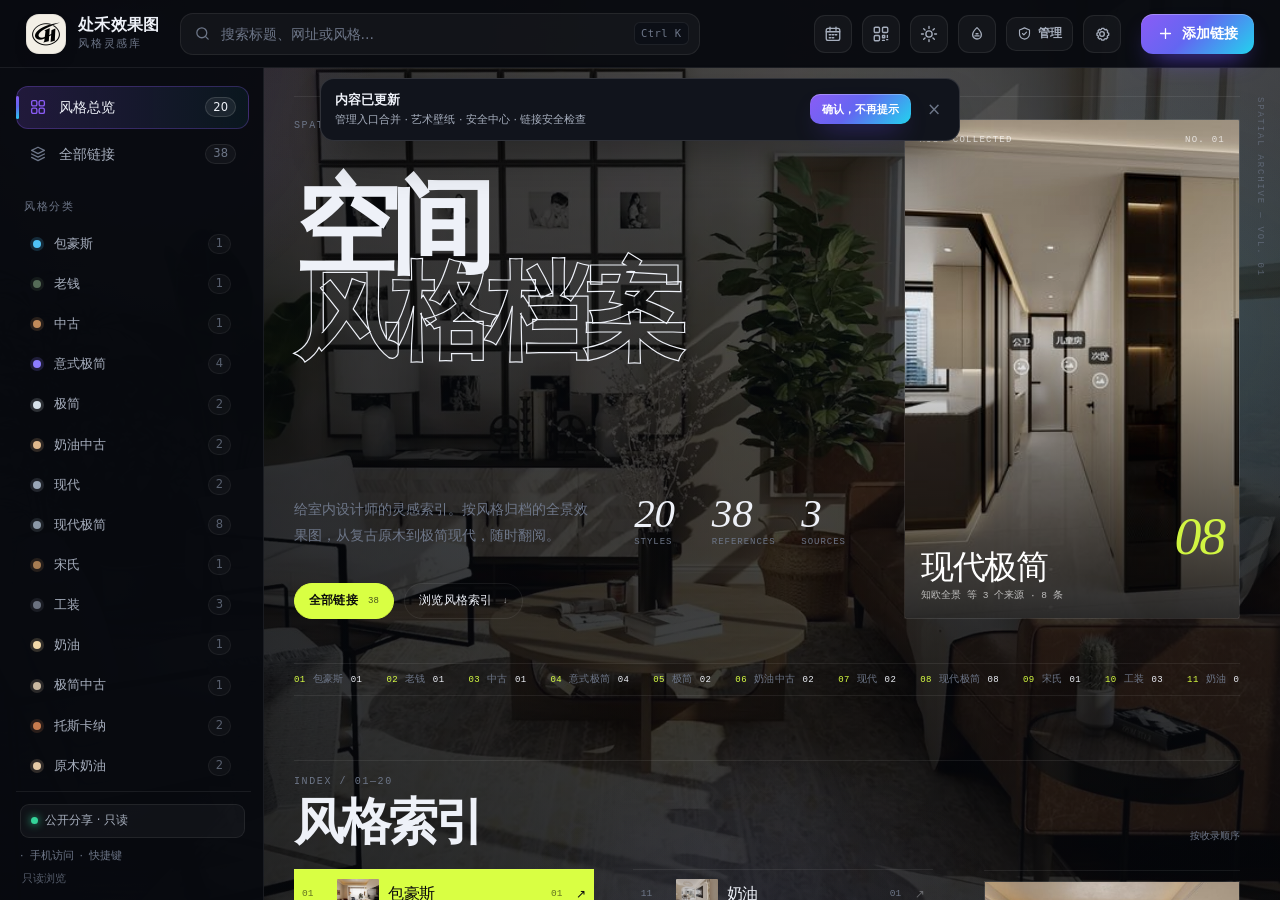
<file: index.html>
<!doctype html>
<html lang="zh-CN" data-theme="dark">
<head>
<meta charset="utf-8">
<meta name="viewport" content="width=device-width, initial-scale=1, viewport-fit=cover">
<meta http-equiv="Content-Security-Policy" content="default-src 'self'; script-src 'self' 'unsafe-inline'; style-src 'self' 'unsafe-inline'; img-src 'self' data: blob: https:; connect-src 'self' https://api.github.com https://raw.githubusercontent.com https://togetherggg.github.io https://api.open-meteo.com https://geocoding-api.open-meteo.com; frame-src 'self'; object-src 'none'; base-uri 'self'; form-action 'self';">
<meta name="referrer" content="strict-origin-when-cross-origin">
<meta name="color-scheme" content="dark light">
<meta name="theme-color" content="#080a0f">
<meta name="application-name" content="处禾效果图">
<meta name="format-detection" content="telephone=no,email=no,address=no">
<meta name="apple-mobile-web-app-capable" content="yes">
<meta name="mobile-web-app-capable" content="yes">
<title>处禾效果图 · 风格灵感库</title>
<meta name="description" content="按装修风格整理的全景效果图链接库，支持添加、删除、搜索与备份。">
<meta property="og:title" content="处禾效果图 · 风格灵感库">
<meta property="og:description" content="按装修风格整理的全景效果图链接库，手机微信也能打开。">
<meta property="og:type" content="website">
<link rel="icon" href="assets/favicon.ico?v=20261065">
<link rel="apple-touch-icon" href="assets/apple-touch-icon.png?v=20261065">
<script>
(function () {
  try {
    var ua = navigator.userAgent || '';
    var mobile = /Android|iPhone|iPad|iPod|Mobile|MicroMessenger/i.test(ua);
    var coarse = window.matchMedia && window.matchMedia('(hover: none)').matches;
    var narrow = window.matchMedia && window.matchMedia('(max-width: 900px)').matches;
    var weak = (navigator.hardwareConcurrency && navigator.hardwareConcurrency <= 4) ||
      (navigator.deviceMemory && navigator.deviceMemory <= 4);
    var reduced = window.matchMedia && window.matchMedia('(prefers-reduced-motion: reduce)').matches;
    var saveData = navigator.connection && navigator.connection.saveData;
    if (mobile || coarse || narrow || weak || reduced || saveData) {
      document.documentElement.classList.add('is-lowfx');
    }
  } catch (e) {}
})();
</script>
<link rel="stylesheet" href="assets/css/app.css?v=20261051">
<link rel="stylesheet" href="assets/css/home.css?v=20261053">
<link rel="preload" href="assets/js/app.js?v=20261066" as="script" fetchpriority="high">
<link rel="preload" as="image" href="assets/wallpapers/w1-thumb.jpg" id="wallpaperPreload">
</head>
<body>

<!-- 图标库 -->
<svg class="sprite" aria-hidden="true" focusable="false" xmlns="http://www.w3.org/2000/svg">
  <symbol id="i-search" viewBox="0 0 24 24"><circle cx="11" cy="11" r="7"/><path d="m20 20-3.6-3.6"/></symbol>
  <symbol id="i-plus" viewBox="0 0 24 24"><path d="M12 5v14M5 12h14"/></symbol>
  <symbol id="i-close" viewBox="0 0 24 24"><path d="M6 6l12 12M18 6 6 18"/></symbol>
  <symbol id="i-grid" viewBox="0 0 24 24"><rect x="3.5" y="3.5" width="7" height="7" rx="2"/><rect x="13.5" y="3.5" width="7" height="7" rx="2"/><rect x="3.5" y="13.5" width="7" height="7" rx="2"/><rect x="13.5" y="13.5" width="7" height="7" rx="2"/></symbol>
  <symbol id="i-list" viewBox="0 0 24 24"><path d="M8 6h13M8 12h13M8 18h13M3.5 6h.01M3.5 12h.01M3.5 18h.01"/></symbol>
  <symbol id="i-external" viewBox="0 0 24 24"><path d="M14 4h6v6M20 4l-9 9"/><path d="M18 14v5a2 2 0 0 1-2 2H5a2 2 0 0 1-2-2V8a2 2 0 0 1 2-2h5"/></symbol>
  <symbol id="i-copy" viewBox="0 0 24 24"><rect x="9" y="9" width="11" height="11" rx="2.5"/><path d="M15 5.5A2.5 2.5 0 0 0 12.5 3h-7A2.5 2.5 0 0 0 3 5.5v7A2.5 2.5 0 0 0 5.5 15"/></symbol>
  <symbol id="i-edit" viewBox="0 0 24 24"><path d="M12 20h9"/><path d="M16.5 3.5a2.1 2.1 0 0 1 3 3L7.5 18.5 3 20l1.5-4.5Z"/></symbol>
  <symbol id="i-trash" viewBox="0 0 24 24"><path d="M3.5 6.5h17M9 6.5V4.5h6v2M6.5 6.5 7.6 20h8.8l1.1-13.5M10 10.5v6M14 10.5v6"/></symbol>
  <symbol id="i-more" viewBox="0 0 24 24"><circle cx="5" cy="12" r="1.5" style="fill:currentColor;stroke:none"/><circle cx="12" cy="12" r="1.5" style="fill:currentColor;stroke:none"/><circle cx="19" cy="12" r="1.5" style="fill:currentColor;stroke:none"/></symbol>
  <symbol id="i-check" viewBox="0 0 24 24"><path d="m20 6-11 11-5-5"/></symbol>
  <symbol id="i-alert" viewBox="0 0 24 24"><path d="M12 3 2.5 20h19Z"/><path d="M12 9v5"/><circle cx="12" cy="17.2" r=".7" style="fill:currentColor;stroke:none"/></symbol>
  <symbol id="i-sun" viewBox="0 0 24 24"><circle cx="12" cy="12" r="4.2"/><path d="M12 2v2.5M12 19.5V22M2 12h2.5M19.5 12H22M4.9 4.9l1.8 1.8M17.3 17.3l1.8 1.8M19.1 4.9l-1.8 1.8M6.7 17.3l-1.8 1.8"/></symbol>
  <symbol id="i-moon" viewBox="0 0 24 24"><path d="M20.5 14.5A8.5 8.5 0 0 1 9.5 3.5a8.5 8.5 0 1 0 11 11Z"/></symbol>
  <symbol id="i-database" viewBox="0 0 24 24"><ellipse cx="12" cy="5.5" rx="8" ry="3"/><path d="M4 5.5v13c0 1.7 3.6 3 8 3s8-1.3 8-3v-13"/><path d="M4 12c0 1.7 3.6 3 8 3s8-1.3 8-3"/></symbol>
  <symbol id="i-download" viewBox="0 0 24 24"><path d="M12 3v12M7.5 10.5 12 15l4.5-4.5"/><path d="M4 17v2a2 2 0 0 0 2 2h12a2 2 0 0 0 2-2v-2"/></symbol>
  <symbol id="i-upload" viewBox="0 0 24 24"><path d="M12 15V3M7.5 7.5 12 3l4.5 4.5"/><path d="M4 17v2a2 2 0 0 0 2 2h12a2 2 0 0 0 2-2v-2"/></symbol>
  <symbol id="i-shield" viewBox="0 0 24 24"><path d="M12 3 20 6.5v5.8c0 4.7-3.3 7.6-8 8.7-4.7-1.1-8-4-8-8.7V6.5Z"/><path d="m8.8 12 2.2 2.2 4.2-4.4"/></symbol>
  <symbol id="i-keyboard" viewBox="0 0 24 24"><rect x="2.5" y="6" width="19" height="12" rx="2.5"/><path d="M6 10h.01M9.5 10h.01M13 10h.01M16.5 10h.01M6 13.5h.01M18 13.5h.01M9.5 17h5"/></symbol>
  <symbol id="i-folder" viewBox="0 0 24 24"><path d="M3 7.5A2.5 2.5 0 0 1 5.5 5h3.2l2 2.5h7.8A2.5 2.5 0 0 1 21 10v7.5a2.5 2.5 0 0 1-2.5 2.5h-13A2.5 2.5 0 0 1 3 17.5Z"/></symbol>
  <symbol id="i-link" viewBox="0 0 24 24"><path d="M10 13.5a4 4 0 0 0 5.7.2l2.6-2.6a4 4 0 0 0-5.7-5.7L11.3 6.7"/><path d="M14 10.5a4 4 0 0 0-5.7-.2l-2.6 2.6a4 4 0 0 0 5.7 5.7l1.3-1.3"/></symbol>
  <symbol id="i-chevron" viewBox="0 0 24 24"><path d="m7 10 5 5 5-5"/></symbol>
  <symbol id="i-refresh" viewBox="0 0 24 24"><path d="M20 11a8 8 0 1 0-2.3 6.4"/><path d="M20 4v7h-7"/></symbol>
  <symbol id="i-watermark" viewBox="0 0 24 24"><path d="M12 3.5c3.3 3 5.8 6 5.8 9.4a5.8 5.8 0 0 1-11.6 0c0-3.4 2.5-6.4 5.8-9.4Z"/><path d="M9.2 14.5h5.6M10.7 11.7h2.6"/></symbol>
  <symbol id="i-camera" viewBox="0 0 24 24"><path d="M4 8.5A2.5 2.5 0 0 1 6.5 6h1.2l1.1-2h6.4l1.1 2h1.2A2.5 2.5 0 0 1 20 8.5v8A2.5 2.5 0 0 1 17.5 19h-11A2.5 2.5 0 0 1 4 16.5Z"/><circle cx="12" cy="12.3" r="3.4"/></symbol>
  <symbol id="i-window" viewBox="0 0 24 24"><rect x="3" y="4" width="18" height="16" rx="2.5"/><path d="M3 9h18M7 6.5h.01M10 6.5h.01"/></symbol>
  <symbol id="i-layers" viewBox="0 0 24 24"><path d="m12 3 8.5 4.2L12 11.4 3.5 7.2Z"/><path d="m3.5 12 8.5 4.2 8.5-4.2"/><path d="m3.5 16.6 8.5 4.2 8.5-4.2"/></symbol>
  <symbol id="i-info" viewBox="0 0 24 24"><circle cx="12" cy="12" r="9"/><path d="M12 11v5.5"/><circle cx="12" cy="7.8" r=".8" style="fill:currentColor;stroke:none"/></symbol>
  <symbol id="i-calendar" viewBox="0 0 24 24"><rect x="3" y="4.5" width="18" height="16" rx="2.5"/><path d="M3 9h18M8 3v4M16 3v4"/><path d="M7 13h2M11 13h2M15 13h2M7 17h2M11 17h2"/></symbol>
  <symbol id="i-settings" viewBox="0 0 24 24"><circle cx="12" cy="12" r="3.1"/><path d="M19.2 14.8a1.6 1.6 0 0 0 .3 1.8l.1.1-2.1 2.1-.1-.1a1.6 1.6 0 0 0-1.8-.3 1.6 1.6 0 0 0-1 1.5v.2h-3v-.2a1.6 1.6 0 0 0-1-1.5 1.6 1.6 0 0 0-1.8.3l-.1.1-2.1-2.1.1-.1a1.6 1.6 0 0 0 .3-1.8 1.6 1.6 0 0 0-1.5-1h-.2v-3h.2a1.6 1.6 0 0 0 1.5-1 1.6 1.6 0 0 0-.3-1.8l-.1-.1 2.1-2.1.1.1a1.6 1.6 0 0 0 1.8.3 1.6 1.6 0 0 0 1-1.5v-.2h3v.2a1.6 1.6 0 0 0 1 1.5 1.6 1.6 0 0 0 1.8-.3l.1-.1 2.1 2.1-.1.1a1.6 1.6 0 0 0-.3 1.8 1.6 1.6 0 0 0 1.5 1h.2v3h-.2a1.6 1.6 0 0 0-1.5 1Z"/></symbol>
  <symbol id="i-phone" viewBox="0 0 24 24"><rect x="6.5" y="2.5" width="11" height="19" rx="3"/><path d="M10.5 5.5h3"/><circle cx="12" cy="18" r=".7" style="fill:currentColor;stroke:none"/></symbol>
  <symbol id="i-qr" viewBox="0 0 24 24"><rect x="3" y="3" width="7" height="7" rx="1.5"/><rect x="14" y="3" width="7" height="7" rx="1.5"/><rect x="3" y="14" width="7" height="7" rx="1.5"/><path d="M14 14h3v3h-3zM19.5 19.5h1.5M14 20.5h2.5M20.5 14v2.5"/></symbol>
  <symbol id="i-globe" viewBox="0 0 24 24"><circle cx="12" cy="12" r="9"/><path d="M3 12h18"/><path d="M12 3c2.5 2.6 3.8 5.6 3.8 9S14.5 18.4 12 21c-2.5-2.6-3.8-5.6-3.8-9S9.5 5.6 12 3Z"/></symbol>
</svg>

<div class="wallpaper-layer" id="wallpaperLayer" aria-hidden="true">
  <div class="wallpaper-img" id="wallpaperA"></div>
  <div class="wallpaper-img" id="wallpaperB"></div>
  <div class="wallpaper-shade"></div>
</div>
<script>
(function () {
  try {
    var prefs = JSON.parse(localStorage.getItem('yxg.wallpaper.prefs') || '{}');
    if (prefs.enabled === false) return;
    var custom = JSON.parse(localStorage.getItem('yxg.wallpapers.custom') || '[]');
    if (!Array.isArray(custom)) custom = [];
    var selected = prefs.selected || 'w1';
    var found = custom.filter(function (w) { return w && w.id === selected && w.thumb; })[0];
    var file = /^w[1-9]$/.test(selected) ? selected : 'w1';
    var thumb = found ? found.thumb : 'assets/wallpapers/' + file + '-thumb.jpg';
    var preload = document.getElementById('wallpaperPreload');
    if (preload) preload.href = thumb;
    var layer = document.getElementById('wallpaperLayer');
    var img = document.getElementById('wallpaperA');
    if (!layer || !img) return;
    img.style.transition = 'none';
    layer.style.transition = 'none';
    img.style.backgroundImage = 'url("' + thumb + '")';
    img.classList.add('is-visible');
    layer.classList.add('is-on');
    setTimeout(function () { img.style.transition = ''; layer.style.transition = ''; }, 650);
  } catch (e) {}
})();
</script>

<div class="bg-glow" aria-hidden="true">
  <span class="glow glow-a"></span><span class="glow glow-b"></span><span class="glow glow-c"></span>
</div>

<div class="app" id="app">
  <header class="topbar">
    <a class="brand" href="#" id="brandBtn" aria-label="处禾效果图 首页">
      <span class="brand-mark brand-mark-image"><img src="assets/logo-ch.png?v=20261065" alt=""></span>
      <span class="brand-text"><b>处禾效果图</b><em>风格灵感库</em></span>
    </a>

    <div class="searchbox" id="searchWrap">
      <svg class="ico search-ico" aria-hidden="true"><use href="#i-search"></use></svg>
      <input id="searchInput" type="search" placeholder="搜索标题、网址或风格…" autocomplete="off" spellcheck="false" aria-label="搜索效果图">
      <button class="search-clear" id="searchClear" type="button" aria-label="清空搜索" hidden>
        <svg class="ico" aria-hidden="true"><use href="#i-close"></use></svg>
      </button>
      <kbd class="search-kbd">Ctrl K</kbd>
    </div>

    <div class="top-actions">
      <button class="icon-btn" id="lifeBtn" type="button" title="日程 / 日历 / 天气 / 风水参考" aria-label="日程 / 日历 / 天气 / 风水参考">
        <svg class="ico" aria-hidden="true"><use href="#i-calendar"></use></svg>
      </button>
      <button class="icon-btn" id="phoneBtn" type="button" title="手机 / 微信访问" aria-label="手机 / 微信访问">
        <svg class="ico" aria-hidden="true"><use href="#i-phone"></use></svg>
      </button>
      <button class="icon-btn" id="themeBtn" type="button" title="切换明暗主题" aria-label="切换明暗主题">
        <svg class="ico" data-icon="theme" aria-hidden="true"><use href="#i-sun"></use></svg>
      </button>
      <button class="icon-btn" id="watermarkBtn" type="button" title="图片工具：水印 / 格式转换" aria-label="图片工具：水印 / 格式转换">
        <svg class="ico" aria-hidden="true"><use href="#i-watermark"></use></svg>
      </button>
      <button class="btn btn-sm admin-entry" id="adminModeBtn" type="button" title="进入管理模式" aria-label="进入管理模式">
        <svg class="ico" aria-hidden="true"><use href="#i-shield"></use></svg><span>管理</span>
      </button>
      <button class="icon-btn" id="settingsBtn" type="button" title="设置 / 使用教程" aria-label="设置 / 使用教程">
        <svg class="ico" aria-hidden="true"><use href="#i-settings"></use></svg>
      </button>
      <div class="menu-anchor">
        <button class="icon-btn" id="dataBtn" type="button" title="数据管理" aria-label="数据管理" aria-haspopup="menu" aria-expanded="false">
          <svg class="ico" aria-hidden="true"><use href="#i-database"></use></svg>
        </button>
      </div>
      <button class="btn btn-primary" id="addBtn" type="button" title="添加效果图（进入管理模式）">
        <svg class="ico" aria-hidden="true"><use href="#i-plus"></use></svg><span>添加链接</span>
      </button>
    </div>
  </header>

  <div class="shell">
    <aside class="sidebar">
      <div class="side-inner">
        <button class="nav-item is-active" data-scope="home" type="button">
          <svg class="ico nav-ico" aria-hidden="true"><use href="#i-grid"></use></svg>
          <span class="nav-label">风格总览</span>
          <span class="nav-count" id="countCats">0</span>
        </button>
        <button class="nav-item" data-scope="all" type="button">
          <svg class="ico nav-ico" aria-hidden="true"><use href="#i-layers"></use></svg>
          <span class="nav-label">全部链接</span>
          <span class="nav-count" id="countAll">0</span>
        </button>

        <div class="side-head">
          <span>风格分类</span>
          <button class="mini-btn" id="newCatBtn" type="button" title="新建风格分类" aria-label="新建风格分类">
            <svg class="ico" aria-hidden="true"><use href="#i-plus"></use></svg>
          </button>
        </div>
        <div class="cat-list" id="catList" role="list"></div>
      </div>

      <div class="side-foot">
        <button class="mode-chip" id="modeChip" type="button">
          <span class="mode-dot"></span><span id="modeText">本地模式</span>
        </button>
        <div class="foot-links">
          <button type="button" data-open="health">数据体检</button>
          <span>·</span>
          <button type="button" data-open="phone">手机访问</button>
          <span>·</span>
          <button type="button" data-open="help">快捷键</button>
        </div>
        <div class="save-state" id="saveState">已自动保存</div>
      </div>
    </aside>

    <main class="main" id="main">
      <div class="content-head">
        <div class="head-text">
          <h1 id="viewTitle">全部效果图</h1>
          <p id="viewSub">正在载入…</p>
        </div>
        <div class="head-tools">
          <div class="segmented" role="group" aria-label="视图切换">
            <button type="button" data-view="grid" class="is-active" title="卡片视图" aria-label="卡片视图">
              <svg class="ico" aria-hidden="true"><use href="#i-grid"></use></svg>
            </button>
            <button type="button" data-view="list" title="列表视图" aria-label="列表视图">
              <svg class="ico" aria-hidden="true"><use href="#i-list"></use></svg>
            </button>
          </div>
          <div class="select-wrap">
            <select id="sortSel" aria-label="排序方式">
              <option value="default">默认排序</option>
              <option value="new">最近添加</option>
              <option value="title">按标题排序</option>
            </select>
            <svg class="ico select-ico" aria-hidden="true"><use href="#i-chevron"></use></svg>
          </div>
        </div>
      </div>

      <div id="content" class="content" aria-live="polite"></div>
    </main>
  </div>
</div>

<div class="update-notice" id="updateNotice" hidden>
  <div class="update-notice-main">
    <b id="updateNoticeTitle">内容已更新</b>
    <span id="updateNoticeText"></span>
  </div>
  <button class="btn btn-primary btn-sm" type="button" id="updateNoticeConfirm">确认，不再提示</button>
  <button class="update-notice-close" type="button" id="updateNoticeClose" aria-label="关闭提示">×</button>
  <i class="update-notice-progress" id="updateNoticeProgress" aria-hidden="true"></i>
</div>

<div class="admin-mode" id="adminMode" hidden>
  <div class="admin-mode-bar">
    <div class="admin-mode-title"><b>管理模式</b><span>保存后公网页自动更新 · 关闭即回公网页</span></div>
    <button class="btn btn-sm" id="adminModeClose" type="button">返回公网页</button>
  </div>
  <iframe id="adminFrame" title="效果图管理" src="about:blank"></iframe>
  <div class="admin-mode-loading" id="adminModeLoading"><span class="admin-spin" aria-hidden="true"></span><span>正在进入管理模式…</span></div>
</div>

<div id="modalRoot"></div>
<div id="menuRoot"></div>
<div id="toasts" role="status" aria-live="polite"></div>
<input type="file" id="importFile" accept=".json,application/json" hidden>

<noscript><div class="noscript">请启用 JavaScript 后再打开本页面。</div></noscript>

<script>window.__STATIC_LIBRARY_URL__='data/library.json';</script>
<script src="assets/js/security.js" defer></script>
<script src="assets/js/link-safety.js" defer></script>
<script src="assets/js/qrcode.min.js" defer></script>
<script src="assets/js/app.js?v=20261066" defer fetchpriority="high"></script>
<script src="assets/js/watermark.js?v=20261066" defer></script>
</body>
</html>
</file>
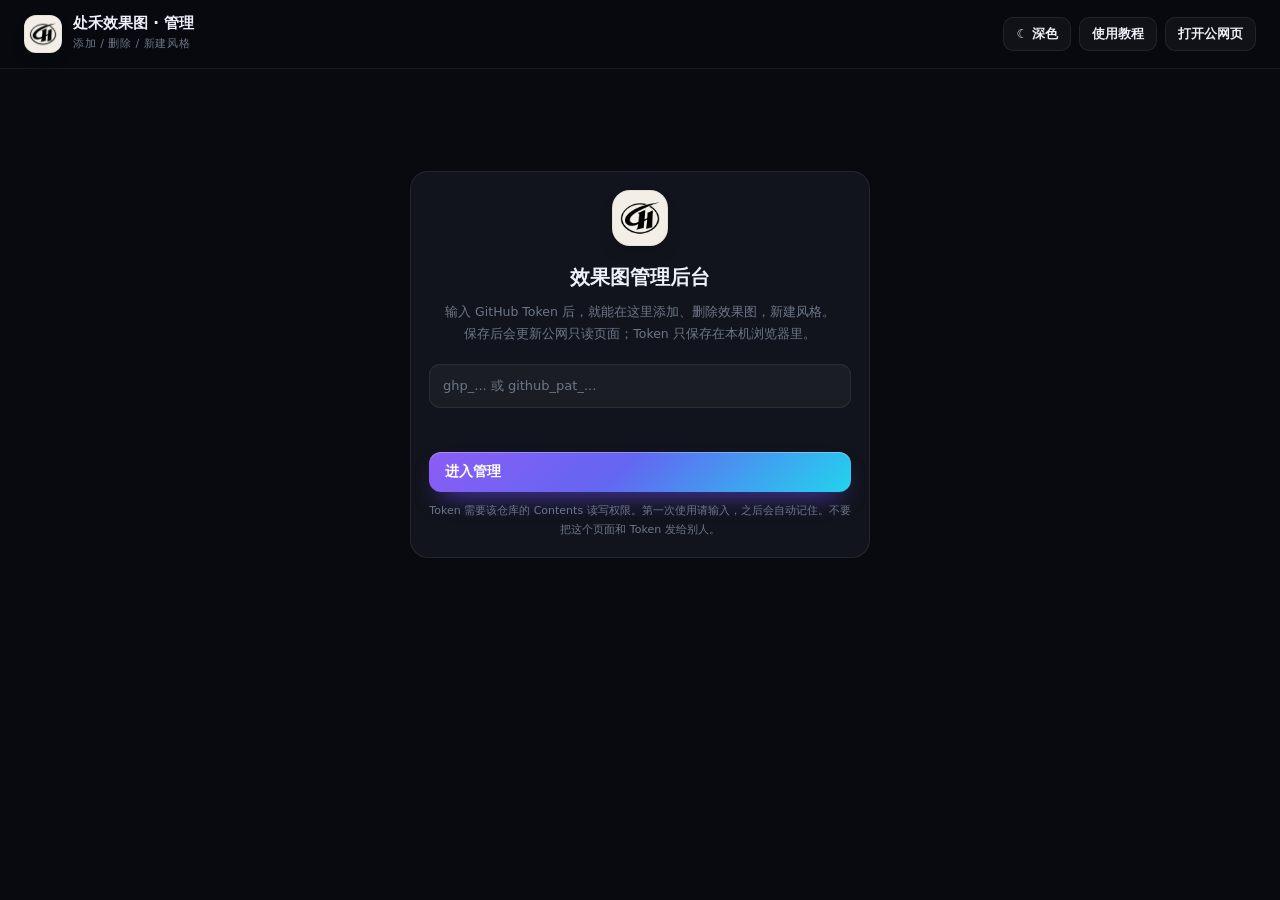
<file: admin.html>
<!doctype html>
<html lang="zh-CN" data-theme="dark">
<head>
<meta charset="utf-8">
<meta name="viewport" content="width=device-width, initial-scale=1, viewport-fit=cover">
<meta http-equiv="Content-Security-Policy" content="default-src 'self'; script-src 'self' 'unsafe-inline'; style-src 'self' 'unsafe-inline'; img-src 'self' data: blob: https:; connect-src 'self' https://api.github.com https://raw.githubusercontent.com https://togetherggg.github.io https://api.open-meteo.com https://geocoding-api.open-meteo.com; frame-src 'self'; object-src 'none'; base-uri 'self'; form-action 'self';">
<meta name="referrer" content="strict-origin-when-cross-origin">
<script>try{document.documentElement.dataset.theme=localStorage.getItem('yxg.admin.theme')||'dark';}catch(e){}</script>
<meta name="robots" content="noindex,nofollow">
<title>处禾效果图 · 管理后台</title>
<link rel="icon" href="assets/favicon.ico?v=20261065">
<link rel="stylesheet" href="assets/css/app.css">
<style>
  body { overflow: auto; display: block; background: var(--bg); }
  .adm-top {
    position: sticky; top: 0; z-index: 20; display: flex; align-items: center; gap: 14px;
    padding: 14px 24px; border-bottom: 1px solid var(--line);
    background: rgba(8, 10, 15, .86); backdrop-filter: blur(16px);
  }
  .adm-brand { display: flex; align-items: center; gap: 11px; }
  .adm-mark {
    width: 38px; height: 38px; border-radius: 12px; background: #f3efe6;
    display: grid; place-items: center; padding: 4px;
    box-shadow: 0 8px 22px -14px rgba(0, 0, 0, .75), inset 0 0 0 1px rgba(0, 0, 0, .06);
  }
  .adm-mark img { width: 100%; height: 100%; object-fit: contain; display: block; }
  .adm-brand b { font-size: 15px; display: block; line-height: 1.2; }
  .adm-brand em { font-style: normal; font-size: 11px; color: var(--text-3); letter-spacing: .05em; }
  .adm-actions { margin-left: auto; display: flex; gap: 8px; align-items: center; flex-wrap: wrap; }
  .adm-wrap { max-width: 1180px; margin: 0 auto; padding: 22px 20px 110px; }
  .adm-card {
    background: var(--card); border: 1px solid var(--line); border-radius: 18px;
    padding: 18px; margin-bottom: 16px;
  }
  .adm-card h2 { font-size: 15px; font-weight: 650; margin-bottom: 14px; display: flex; align-items: center; gap: 8px; }
  .adm-card h2 .hint { font-size: 11px; color: var(--text-3); font-weight: 400; margin-left: auto; }
  .adm-grid { display: grid; grid-template-columns: minmax(0, 380px) minmax(0, 1fr); gap: 16px; align-items: start; }
  .adm-col { min-width: 0; }
  .adm-field { margin-bottom: 12px; }
  .adm-field label { display: block; font-size: 12px; color: var(--text-2); margin-bottom: 6px; }
  .adm-field .input, .adm-field select, .adm-field textarea { width: 100%; }
  .adm-field select { height: 42px; border-radius: 11px; border: 1px solid var(--line); background: var(--panel); color: var(--text); padding: 0 12px; }
  .adm-row { display: flex; gap: 8px; }
  .adm-row > * { min-width: 0; }
  .adm-login { max-width: 460px; margin: 80px auto; text-align: center; }
  .adm-login .adm-mark { margin: 0 auto 16px; width: 56px; height: 56px; border-radius: 18px; padding: 6px; font-size: 0; }
  .adm-login h1 { font-size: 20px; margin-bottom: 8px; }
  .adm-login p { font-size: 12.5px; color: var(--text-3); line-height: 1.8; margin-bottom: 18px; }
  .adm-login .input { text-align: left; }
  .adm-status {
    display: flex; align-items: center; gap: 8px; min-height: 22px;
    font-size: 12px; color: var(--text-3); margin-bottom: 10px;
  }
  .adm-status.ok { color: var(--ok); }
  .adm-status.err { color: var(--fail); }
  .adm-status.warn { color: var(--warn); }
  .adm-status .dot { width: 7px; height: 7px; border-radius: 50%; background: currentColor; box-shadow: 0 0 8px currentColor; }
  .adm-stats { display: flex; gap: 18px; flex-wrap: wrap; font-size: 12px; color: var(--text-2); margin: 4px 0 16px; }
  .adm-stats b { color: var(--text); font-size: 18px; margin-right: 3px; font-variant-numeric: tabular-nums; }
  .adm-list { display: flex; flex-direction: column; gap: 6px; max-height: 460px; overflow: auto; }
  .adm-item {
    display: flex; align-items: center; gap: 10px; padding: 9px 11px;
    border: 1px solid var(--line); border-radius: 11px; background: var(--panel);
  }
  .adm-item .dot { width: 8px; height: 8px; border-radius: 50%; background: var(--c, var(--accent)); flex: 0 0 auto; }
  .adm-item .name { font-size: 13px; flex: 1 1 auto; min-width: 0; overflow: hidden; text-overflow: ellipsis; white-space: nowrap; }
  .adm-item .count { font-size: 11px; color: var(--text-3); flex: 0 0 auto; }
  .adm-item .url { font-size: 11px; color: var(--text-3); flex: 1 1 auto; min-width: 0; overflow: hidden; text-overflow: ellipsis; white-space: nowrap; }
  .adm-item .meta { font-size: 11px; color: var(--text-3); flex: 0 0 auto; }
  .adm-del {
    border: 0; background: none; color: var(--text-3); font-size: 11.5px; padding: 3px 8px;
    border-radius: 7px; flex: 0 0 auto;
  }
  .adm-del:hover { color: #ff9bac; background: rgba(251, 113, 133, .12); }
  .adm-sw { display: flex; flex-wrap: wrap; gap: 7px; margin-top: 2px; }
  .adm-sw button {
    width: 26px; height: 26px; border-radius: 8px; border: 2px solid transparent;
    background: var(--c); padding: 0; box-shadow: inset 0 0 0 1px rgba(255,255,255,.18);
  }
  .adm-sw button.is-active { border-color: var(--text); }
  .adm-color-row { display: flex; align-items: center; gap: 10px; flex-wrap: wrap; }
  .adm-color-picker {
    position: relative; width: 40px; height: 40px; border-radius: 50%;
    background: conic-gradient(#ff4d4d, #ffd24d, #7bff7b, #4dffff, #4d7bff, #ff4dff, #ff4d4d);
    border: 1px solid var(--line); display: inline-flex; align-items: center;
    justify-content: center; cursor: pointer; flex: 0 0 auto;
  }
  .adm-color-picker::before {
    content: ''; position: absolute; inset: 4px; border-radius: 50%; background: var(--panel);
  }
  .adm-color-dot {
    position: absolute; inset: 8px; border-radius: 50%; background: #C9A227;
    box-shadow: inset 0 0 0 1px rgba(255,255,255,.28); pointer-events: none;
  }
  .adm-color-picker input[type=color] {
    position: absolute; inset: 0; width: 100%; height: 100%; opacity: 0; cursor: pointer; z-index: 2;
  }
  .adm-savebar {
    position: fixed; left: 0; right: 0; bottom: 0; z-index: 30;
    display: flex; align-items: center; gap: 10px; padding: 12px 22px;
    background: rgba(8, 10, 15, .9); backdrop-filter: blur(16px);
    border-top: 1px solid var(--line);
  }
  .adm-savebar .status { flex: 1 1 auto; min-width: 0; font-size: 12px; color: var(--text-3); overflow: hidden; text-overflow: ellipsis; white-space: nowrap; }
  .adm-savebar .dirty { color: var(--warn); }
  .adm-tip { font-size: 11px; color: var(--text-3); line-height: 1.7; margin-top: 10px; }
  .adm-empty { text-align: center; color: var(--text-3); font-size: 12.5px; padding: 22px 0; }
  .adm-link-title { display: block; font-size: 13px; color: var(--text); overflow: hidden; text-overflow: ellipsis; white-space: nowrap; }
  .adm-link-sub { display: block; font-size: 11px; color: var(--text-3); overflow: hidden; text-overflow: ellipsis; white-space: nowrap; margin-top: 2px; }
  .adm-list-head { display: flex; gap: 8px; margin-bottom: 10px; }
  .adm-list-head .input { flex: 1 1 auto; }
  .adm-item[draggable="true"] { cursor: grab; }
  .adm-item.is-dragging { opacity: .45; }
  .adm-item.is-drag-over {
    border-color: var(--accent); background: rgba(139, 92, 246, .14);
    box-shadow: 0 0 0 1px var(--accent) inset;
  }
  .adm-mask {
    position: fixed; inset: 0; z-index: 90; display: flex; align-items: center;
    justify-content: center; padding: 20px; background: rgba(0, 0, 0, .62);
    backdrop-filter: blur(4px);
  }
  .adm-mask[hidden] { display: none !important; }
  .adm-dialog {
    width: min(420px, 100%); background: var(--card); border: 1px solid var(--line);
    border-radius: 18px; padding: 20px; box-shadow: 0 30px 80px -20px rgba(0,0,0,.75);
  }
  .adm-dialog h3 { font-size: 16px; margin-bottom: 10px; }
  .adm-dialog p { font-size: 13px; color: var(--text-2); line-height: 1.7; margin-bottom: 18px; }
  .adm-dialog-actions { display: flex; justify-content: flex-end; gap: 9px; }
  .adm-tutorial-dialog {
    width: min(900px, 100%); max-height: calc(100vh - 36px); padding: 0; overflow: hidden;
    display: flex; flex-direction: column;
  }
  .adm-tutorial-head {
    display: flex; align-items: center; justify-content: space-between; gap: 12px;
    padding: 18px 20px 0;
  }
  .adm-tutorial-head h3 { font-size: 17px; }
  .adm-tutorial-close {
    width: 30px; height: 30px; border-radius: 9px; border: 1px solid var(--line);
    background: var(--panel); color: var(--text-2); font-size: 19px; line-height: 1; cursor: pointer;
  }
  .adm-tutorial-close:hover { color: var(--text); background: var(--panel-2); }
  .adm-tutorial-dialog .life-tabs { margin: 14px 20px 0; flex: 0 0 auto; }
  .adm-tutorial-body { overflow: auto; padding: 14px 20px 18px; }
  .adm-tutorial-foot {
    flex: 0 0 auto; display: flex; justify-content: flex-end;
    padding: 10px 20px 16px; border-top: 1px solid var(--line);
  }
  .adm-tutorial-body .settings-sticker { width: 140px; height: 140px; }
  .is-embedded .adm-actions a[href="./"] { display: none; }
  .adm-board-prefs { display: flex; flex-direction: column; gap: 7px; margin: 4px 0 10px; }
  .adm-board-prefs label {
    display: flex; align-items: center; gap: 8px; font-size: 13px; color: var(--text-2);
    cursor: pointer; padding: 9px 11px; border: 1px solid var(--line); border-radius: 10px; background: var(--panel);
  }
  .adm-board-prefs input { width: 15px; height: 15px; accent-color: var(--accent); }
  [data-theme="light"] .adm-top { background: rgba(255, 255, 255, .88); }
  [data-theme="light"] .adm-savebar { background: rgba(255, 255, 255, .94); }
  [data-theme="light"] .adm-mask { background: rgba(24, 30, 44, .32); }
  [data-theme="light"] .adm-dialog { box-shadow: 0 30px 80px -22px rgba(24, 34, 56, .38); }
  [data-theme="light"] .adm-mark { box-shadow: 0 8px 18px -14px rgba(0, 0, 0, .35), inset 0 0 0 1px rgba(0, 0, 0, .12); }
  [data-theme="light"] .adm-tutorial-close { background: var(--panel); }
  [data-theme="light"] .adm-ev-type { background: var(--panel-2); }
  [data-theme="light"] .settings-tip { background: rgba(251, 191, 36, .08); }
  .adm-ev-date { flex: 0 0 76px; font-size: 11px; color: var(--text-3); line-height: 1.35; }
  .adm-ev-date b { display: block; color: var(--text-2); font-size: 12px; font-weight: 600; }
  .adm-ev-body { flex: 1 1 auto; min-width: 0; }
  .adm-ev-title { display: block; font-size: 13px; color: var(--text); overflow: hidden; text-overflow: ellipsis; white-space: nowrap; }
  .adm-ev-sub { display: block; font-size: 11px; color: var(--text-3); overflow: hidden; text-overflow: ellipsis; white-space: nowrap; margin-top: 2px; }
  .adm-ev-type { flex: 0 0 auto; font-size: 10.5px; padding: 2px 7px; border-radius: 6px; background: var(--panel-2); color: var(--text-2); }
  .adm-ev-done { flex: 0 0 auto; border: 0; background: none; color: var(--text-3); font-size: 11px; padding: 3px 6px; border-radius: 6px; }
  .adm-ev-done:hover { color: var(--ok); background: rgba(52,211,153,.1); }
  .adm-item.is-past { opacity: .52; }
  .adm-item.is-done .adm-ev-title { text-decoration: line-through; color: var(--text-3); }
  @media (max-width: 880px) {
    .adm-grid { grid-template-columns: 1fr; }
    .adm-top { padding: 12px 14px; }
    .adm-wrap { padding: 16px 14px 120px; }
    .adm-brand em { display: none; }
    .adm-card { padding: 15px; }
    .adm-savebar { padding: 10px 14px; }
    .adm-savebar .status { display: none; }
  }
  .adm-security .sec-stats { display: grid; grid-template-columns: repeat(3, minmax(0, 1fr)); gap: 7px; margin: 4px 0 10px; }
  .sec-stat { padding: 8px 9px; border: 1px solid var(--line); border-radius: 9px; background: var(--panel); }
  .sec-stat b { display: block; font-size: 17px; color: var(--text); line-height: 1.2; }
  .sec-stat span { font-size: 9.5px; color: var(--text-3); }
  .sec-events { display: flex; flex-direction: column; gap: 4px; max-height: 160px; overflow: auto; }
  .sec-event { display: flex; align-items: baseline; gap: 6px; font-size: 10px; color: var(--text-3); }
  .sec-event b { color: var(--warn); font-weight: 600; flex: 0 0 auto; }
  .sec-event em { font-style: normal; overflow: hidden; text-overflow: ellipsis; white-space: nowrap; }
  .sec-empty { font-size: 10.5px; color: var(--text-3); padding: 6px 0; }
  .adm-edit {
    border: 0; background: none; color: var(--text-3); font-size: 11.5px; padding: 3px 8px;
    border-radius: 7px; flex: 0 0 auto;
  }
  .adm-edit:hover { color: var(--accent-2); background: rgba(34, 211, 238, .1); }
  .adm-cat-edit { flex: 1 1 auto; min-width: 0; height: 30px !important; font-size: 12.5px !important; }
</style>
</head>
<body>

<header class="adm-top">
  <div class="adm-brand">
    <div class="adm-mark"><img src="assets/logo-ch.png?v=20261065" alt=""></div>
    <div><b>处禾效果图 · 管理</b><em>添加 / 删除 / 新建风格</em></div>
  </div>
  <div class="adm-actions">
    <button class="btn btn-sm" id="adminThemeBtn" type="button" title="切换明暗">◐ 明暗</button>
    <button class="btn btn-sm" id="tutorialBtn" type="button">使用教程</button>
    <a class="btn btn-sm" href="./" target="_blank" rel="noopener">打开公网页</a>
    <button class="btn btn-sm" id="refreshBtn" hidden>刷新数据</button>
    <button class="btn btn-sm" id="logoutBtn" hidden>退出管理</button>
  </div>
</header>

<div class="adm-wrap">
  <section id="loginPanel" class="adm-card adm-login" hidden>
    <div class="adm-mark"><img src="assets/logo-ch.png?v=20261065" alt=""></div>
    <h1>效果图管理后台</h1>
    <p>输入 GitHub Token 后，就能在这里添加、删除效果图，新建风格。<br>保存后会更新公网只读页面；Token 只保存在本机浏览器里。</p>
    <div class="adm-field">
      <input class="input" id="tokenInput" type="password" placeholder="ghp_... 或 github_pat_..." autocomplete="off" spellcheck="false">
    </div>
    <div class="adm-status" id="loginStatus"></div>
    <button class="btn btn-primary" id="loginBtn" style="width:100%">进入管理</button>
    <div class="adm-tip">Token 需要该仓库的 Contents 读写权限。第一次使用请输入，之后会自动记住。不要把这个页面和 Token 发给别人。</div>
  </section>

  <section id="adminPanel" hidden>
    <div class="adm-status" id="statusBar"><span class="dot"></span><span id="statusText">正在连接…</span></div>
    <div class="adm-stats">
      <span><b id="statLinks">0</b>条链接</span>
      <span><b id="statCats">0</b>种风格</span>
      <span><b id="statDirty">0</b>处未保存</span>
    </div>

    <div class="adm-grid">
      <div class="adm-col">
        <div class="adm-card">
          <h2>添加效果图</h2>
          <form id="addLinkForm">
            <div class="adm-field">
              <label for="addUrl">链接地址 *</label>
              <input class="input" id="addUrl" type="text" inputmode="url" placeholder="https://vr.justeasy.cn/view/…" autocomplete="off" spellcheck="false">
              <div class="adm-tip" id="addUrlSafety" style="margin-top:5px"></div>
            </div>
            <div class="adm-field">
              <label for="addTitle">标题（可留空）</label>
              <input class="input" id="addTitle" type="text" maxlength="60" placeholder="例如：源质 · 现代客厅" autocomplete="off">
            </div>
            <div class="adm-field">
              <label for="addCat">风格</label>
              <select id="addCat"></select>
            </div>
            <div class="adm-field">
              <label for="addCover">封面图 URL（可选）</label>
              <input class="input" id="addCover" type="text" placeholder="https://…/cover.jpg，或点下方上传" autocomplete="off" spellcheck="false">
              <div class="adm-row" style="margin-top:8px">
                <label class="btn btn-sm" for="coverFile" style="flex:0 0 auto;white-space:nowrap;cursor:pointer">上传本地图片</label>
                <input id="coverFile" type="file" accept="image/png,image/jpeg,image/webp" hidden>
                <span id="coverStatus" class="adm-tip" style="margin:0;align-self:center"></span>
              </div>
              <div class="adm-tip" style="margin-top:4px">PNG / JPG 会压缩成 JPG 上传到你的 GitHub，并自动填入 URL。</div>
            </div>
            <button class="btn btn-primary" type="submit" style="width:100%">添加这条链接</button>
          </form>
        </div>

        <div class="adm-card">
          <h2>风格管理 <span class="hint">可新增 / 改名 / 删除；删除后其下链接会移到「待分类」，不会删除</span></h2>
          <form id="addCatForm">
            <div class="adm-field">
              <label for="catName">新增风格名称 *</label>
              <input class="input" id="catName" type="text" maxlength="12" placeholder="例如：法式复古、日式原木…" autocomplete="off">
            </div>
            <div class="adm-field">
              <label>标记颜色 <span class="hint">点色块，或用右侧色盘自定义</span></label>
              <div class="adm-color-row">
                <div class="adm-sw" id="catColors"></div>
                <label class="adm-color-picker" title="打开色盘自定义颜色">
                  <input type="color" id="catColorInput" value="#C9A227" aria-label="自定义颜色">
                  <span class="adm-color-dot" id="catColorDot"></span>
                </label>
              </div>
            </div>
            <button class="btn" type="submit" style="width:100%">添加风格</button>
          </form>
          <div class="adm-list" id="catList" style="margin-top:12px"></div>
        </div>

        <div class="adm-card">
          <h2>设计师日程 <span class="hint">公网页「设计师工作台」显示</span></h2>
          <form id="addEventForm">
            <div class="adm-row">
              <div class="adm-field" style="flex:1 1 auto">
                <label for="evDate">日期 *</label>
                <input class="input" id="evDate" type="date">
              </div>
              <div class="adm-field" style="flex:0 0 112px">
                <label for="evTime">时间</label>
                <input class="input" id="evTime" type="time">
              </div>
            </div>
            <div class="adm-field">
              <label for="evTitle">日程标题 *</label>
              <input class="input" id="evTitle" type="text" maxlength="40" placeholder="例如：滨江样板间量房" autocomplete="off">
            </div>
            <div class="adm-field">
              <label for="evType">类型</label>
              <select id="evType">
                <option>量房</option><option>方案</option><option>施工</option><option>客户</option><option>其他</option>
              </select>
            </div>
            <div class="adm-field">
              <label for="evNote">备注</label>
              <input class="input" id="evNote" type="text" maxlength="80" placeholder="地址 / 联系人 / 要带的东西" autocomplete="off">
            </div>
            <button class="btn btn-primary" type="submit" style="width:100%">添加日程</button>
          </form>
          <div class="adm-list" id="evList" style="margin-top:12px;max-height:340px"></div>
        </div>

        <div class="adm-card">
          <h2>首页工作台 <span class="hint">控制公网页首页的显眼版块</span></h2>
          <div class="adm-board-prefs" id="boardPrefs">
            <label><input type="checkbox" data-board="schedule"> 设计师日程</label>
            <label><input type="checkbox" data-board="weather"> 天气</label>
            <label><input type="checkbox" data-board="calendar"> 日历</label>
            <label><input type="checkbox" data-board="fengshui"> 风水参考</label>
          </div>
          <p class="adm-tip">取消勾选后，该模块从公网页首页隐藏；仍可从公网页右上角日历图标打开（里面始终有日程/日历/天气/风水四个标签）。</p>
        </div>
      </div>

      <div class="adm-col">
        <div class="adm-card adm-security">
          <h2>安全中心 <span class="hint">本机浏览器拦截记录</span></h2>
          <div class="sec-stats" id="secStats"></div>
          <div class="sec-events" id="secEvents"></div>
          <div class="adm-row" style="margin-top:10px">
            <button class="btn btn-sm" type="button" id="secRefresh">刷新</button>
            <button class="btn btn-sm" type="button" id="secClear">清空记录</button>
          </div>
          <p class="adm-tip">这里统计当前浏览器拦截的异常输入/文件，不是全站攻击；真正的 WAF / 全站攻击统计需要 Cloudflare 或后端。</p>
        </div>

        <div class="adm-card">
          <h2>已有链接 <span class="hint" id="linkCount"></span></h2>
          <div class="adm-list-head">
            <input class="input" id="filterInput" type="search" placeholder="搜索标题 / 网址 / 风格…" autocomplete="off">
          </div>
          <div class="adm-list" id="linkList"></div>
        </div>
      </div>
    </div>
  </section>
</div>

<div class="adm-savebar" id="saveBar" hidden>
  <div class="status" id="saveStatus">已就绪</div>
  <button class="btn btn-sm" id="reloadBtn">放弃修改</button>
  <button class="btn btn-primary" id="saveBtn" disabled>保存并发布</button>
</div>

<div class="adm-mask" id="moveMask" hidden>
  <div class="adm-dialog" role="dialog" aria-modal="true" aria-labelledby="moveTitle">
    <h3 id="moveTitle">移动链接</h3>
    <p id="moveText"></p>
    <div class="adm-field" id="movePickWrap" hidden style="margin-bottom:16px">
      <label for="moveSelect">移动到风格</label>
      <select id="moveSelect"></select>
    </div>
    <div class="adm-dialog-actions">
      <button class="btn" type="button" id="moveCancel">取消</button>
      <button class="btn btn-primary" type="button" id="moveOk">确认移动</button>
    </div>
  </div>
</div>

<div class="adm-mask" id="tutorialMask" hidden>
  <div class="adm-dialog adm-tutorial-dialog" role="dialog" aria-modal="true" aria-label="使用教程">
    <div class="adm-tutorial-head">
      <h3>使用教程</h3>
      <button class="adm-tutorial-close" id="tutorialClose" type="button" aria-label="关闭">×</button>
    </div>
    <div class="life-tabs" id="tutorialTabs">
      <button type="button" data-tutorial="guide" class="is-active">使用教程</button>
      <button type="button" data-tutorial="admin">管理教程</button>
      <button type="button" data-tutorial="faq">常见问题</button>
      <button type="button" data-tutorial="about">关于</button>
    </div>
    <div class="settings-doc adm-tutorial-body" id="tutorialBody"></div>
    <div class="adm-tutorial-foot">
      <button class="btn" type="button" id="tutorialClose2">关闭</button>
    </div>
  </div>
</div>

<script src="assets/js/security.js"></script>
<script src="assets/js/link-safety.js"></script>
<script>
(function () {
  'use strict';
  const OWNER = 'Togetherggg';
  const REPO = 'yingxiangtu';
  const FILE = 'data/library.json';
  const API = 'https://api.github.com/repos/' + OWNER + '/' + REPO;
  const LS_TOKEN = 'yxg.admin.token.v1';
  const EMBED_FOCUS = new URLSearchParams(location.search).get('focus') || '';
  const PALETTE = ['#C9A227','#B08968','#8A7CFF','#4FC3F7','#5FD3B4','#D9A066','#F2B8B5','#F2D8A8','#C3A6E8','#9AA7B8','#A8B5A2','#D7E1EA'];
  const SITES = { 'vr.justeasy.cn':'建E全景','vr.3d66.com':'3D66全景','vr.zhiouwang.com':'知欧全景','vr.1miba.com':'米吧全景','vr.shinewonder.com':'ShineWonder' };
  const EVENT_COLORS = { '量房': '#4FC3F7', '方案': '#8A7CFF', '施工': '#F2B8B5', '客户': '#5FD3B4', '其他': '#9AA7B8' };

  const $ = (s, r) => (r || document).querySelector(s);
  const $$ = (s, r) => Array.prototype.slice.call((r || document).querySelectorAll(s));
  const esc = (s) => String(s == null ? '' : s).replace(/[&<>"']/g, (c) => ({'&':'&amp;','<':'&lt;','>':'&gt;','"':'&quot;',"'":'&#39;'}[c]));
  const ico = (name) => name === 'alert'
    ? '<svg class="ico" viewBox="0 0 24 24" aria-hidden="true"><path d="M12 3 2.5 20h19Z"/><path d="M12 9v5"/><circle cx="12" cy="17.2" r=".7" fill="currentColor" stroke="none"/></svg>'
    : '<svg class="ico" viewBox="0 0 24 24" aria-hidden="true"><circle cx="12" cy="12" r="9"/><path d="M12 11v5.5"/><circle cx="12" cy="7.8" r=".8" fill="currentColor" stroke="none"/></svg>';
  const sleep = (ms) => new Promise((r) => setTimeout(r, ms));

  let token = '';
  let baseSha = '';
  let lib = null;
  let dirty = 0;
  let busy = false;
  let pickColor = PALETTE[0];

  function setStatus(text, type) {
    const bar = $('#statusBar');
    if (!bar) return;
    bar.className = 'adm-status' + (type ? ' ' + type : '');
    $('#statusText').textContent = text;
  }
  function setSaveStatus(text, type) {
    const el = $('#saveStatus');
    if (!el) return;
    el.textContent = text;
    el.style.color = type === 'err' ? 'var(--fail)' : type === 'warn' ? 'var(--warn)' : type === 'ok' ? 'var(--ok)' : '';
  }
  function updateStats() {
    $('#statLinks').textContent = lib ? lib.links.length : 0;
    $('#statCats').textContent = lib ? lib.categories.length : 0;
    $('#statDirty').textContent = dirty;
    $('#statDirty').style.color = dirty ? 'var(--warn)' : '';
    $('#saveBtn').disabled = busy || dirty === 0;
    $('#saveBar').hidden = !lib;
    if (lib) setSaveStatus(dirty ? '有 ' + dirty + ' 处未保存修改' : '已与公网页同步', dirty ? 'warn' : 'ok');
  }
  function markDirty() { dirty++; updateStats(); }

  function decodeB64(b64) {
    const bin = atob(String(b64 || '').replace(/\s/g, ''));
    const bytes = new Uint8Array(bin.length);
    for (let i = 0; i < bin.length; i++) bytes[i] = bin.charCodeAt(i);
    return new TextDecoder('utf-8').decode(bytes);
  }
  function encodeB64(text) {
    const bytes = new TextEncoder().encode(text);
    let bin = '';
    const chunk = 0x8000;
    for (let i = 0; i < bytes.length; i += chunk) {
      bin += String.fromCharCode.apply(null, bytes.subarray(i, i + chunk));
    }
    return btoa(bin);
  }

  async function api(method, path, body) {
    const headers = { Authorization: 'Bearer ' + token, Accept: 'application/vnd.github+json' };
    if (body) headers['Content-Type'] = 'application/json';
    const res = await fetch(API + path, { method: method, headers: headers, body: body ? JSON.stringify(body) : undefined, cache: 'no-store' });
    let data = null;
    try { data = await res.json(); } catch (e) { data = null; }
    if (!res.ok) {
      const err = new Error((data && data.message) || ('HTTP ' + res.status));
      err.status = res.status;
      throw err;
    }
    return data;
  }

  function catName(id) {
    const c = lib.categories.filter((x) => x.id === id)[0];
    return c ? c.name : '未分类';
  }
  function catColor(id) {
    const c = lib.categories.filter((x) => x.id === id)[0];
    return (c && c.color) || PALETTE[0];
  }
  function sortedCats() {
    return lib.categories.slice().sort((a, b) => (a.order || 0) - (b.order || 0));
  }
  function siteOf(link) {
    return link.site || SITES[link.source] || String(link.source || '').replace(/^www\./, '') || '未知来源';
  }

  function render() {
    updateStats();
    const catList = $('#catList');
    catList.innerHTML = sortedCats().map((c) => {
      const n = lib.links.filter((l) => l.categoryId === c.id).length;
      const sys = !!c.system;
      return '<div class="adm-item" data-cat="' + esc(c.id) + '" style="--c:' + esc(c.color) + '">' +
        '<i class="dot"></i><span class="name">' + esc(c.name) + (sys ? ' <span class="meta">系统</span>' : '') + '</span>' +
        '<span class="count">' + n + ' 条</span>' +
        (sys
          ? '<button class="adm-del" type="button" data-filter-uncat="1">查看</button>'
          : '<button class="adm-edit" type="button" data-editcat="' + esc(c.id) + '">改名</button><button class="adm-del" type="button" data-delcat="' + esc(c.id) + '">删除</button>') +
        '</div>';
    }).join('') || '<div class="adm-empty">还没有风格，先新建一个</div>';

    const sel = $('#addCat');
    const current = sel.value;
    sel.innerHTML = sortedCats().map((c) => '<option value="' + esc(c.id) + '">' + esc(c.name) + '</option>').join('');
    if (current && sortedCats().some((c) => c.id === current)) sel.value = current;

    renderLinks();
    renderEvents();
    renderBoardPrefs();
    renderSecurity();
    updateStats();
  }

  function renderSecurity() {
    const box = $('#secStats');
    const list = $('#secEvents');
    if (!box || !list) return;
    const S = window.YXGSecurity;
    if (!S) {
      box.innerHTML = '<div class="sec-empty">安全模块未加载</div>';
      list.innerHTML = '';
      return;
    }
    const st = S.stats();
    const count = (k) => st.byType[k] || 0;
    const last7 = st.events.filter((e) => Date.now() - e.t < 7 * 24 * 3600 * 1000).length;
    const cells = [
      ['总拦截', st.total], ['今日', st.today], ['近 7 天', last7],
      ['登录失败', count('login')], ['非法链接', count('bad_url')], ['可疑链接', count('warn_url')],
      ['非法文件', count('bad_file') + count('oversize')], ['CSP 拦截', count('csp')], ['频率拦截', count('rate')]
    ];
    box.innerHTML = cells.map(([label, n]) => '<div class="sec-stat"><b>' + n + '</b><span>' + label + '</span></div>').join('');
    const labels = { bad_url: '非法链接', warn_url: '可疑链接', bad_file: '非法文件', oversize: '超大文件', rate: '频率拦截', login: '登录失败', csp: 'CSP 拦截', blocked: '其他' };
    list.innerHTML = st.events.slice(0, 8).map((e) => {
      const when = new Date(e.t).toLocaleString('zh-CN', { hour12: false });
      return '<div class="sec-event"><b>' + esc(labels[e.type] || e.type) + '</b><em>' + esc(when + ' · ' + e.detail) + '</em></div>';
    }).join('') || '<div class="sec-empty">暂无拦截记录</div>';
  }

  function renderLinks() {
    const q = ($('#filterInput').value || '').trim().toLowerCase();
    const cats = sortedCats();
    const order = {};
    cats.forEach((c, i) => { order[c.id] = i; });
    let links = lib.links.slice();
    if (q) {
      links = links.filter((l) => ([l.title, l.url, l.note, l.pendingStyle, siteOf(l), catName(l.categoryId)].join(' ').toLowerCase().indexOf(q) >= 0));
    }
    links.sort((a, b) => (order[a.categoryId] || 0) - (order[b.categoryId] || 0) || (a.order || 0) - (b.order || 0));
    $('#linkCount').textContent = links.length + ' / ' + lib.links.length + ' 条';
    $('#linkList').innerHTML = links.map((l) => {
      const isUncat = l.categoryId === 'uncategorized';
      const origin = l.pendingStyle ? ' · 原风格：' + l.pendingStyle : '';
      return '<div class="adm-item" data-link="' + esc(l.id) + '"' + (isUncat ? ' draggable="true"' : '') + ' style="--c:' + esc(catColor(l.categoryId)) + '">' +
        '<i class="dot"></i>' +
        '<div style="flex:1 1 auto;min-width:0">' +
          '<span class="adm-link-title">' + esc(l.title || '未命名') + '</span>' +
          '<span class="adm-link-sub">' + esc(catName(l.categoryId)) + ' · ' + esc(siteOf(l)) + ' · ' + esc(l.url) + esc(origin) + '</span>' +
        '</div>' +
        (isUncat ? '<span class="meta" style="color:var(--warn)">可拖动</span>' : '') +
        (isUncat ? '<button class="adm-del" type="button" data-move="' + esc(l.id) + '" style="color:var(--accent-2)">移动</button>' : '') +
        '<a class="meta" href="' + esc(l.url) + '" target="_blank" rel="noopener noreferrer" style="color:var(--accent-2);text-decoration:none">打开</a>' +
        '<button class="adm-del" type="button" data-del="' + esc(l.id) + '">删除</button>' +
      '</div>';
    }).join('') || '<div class="adm-empty">' + (q ? '没有匹配的链接' : '还没有链接，先添加一条') + '</div>';
  }

  function eventDateLabel(date) {
    const d = new Date(date + 'T12:00:00');
    const week = ['周日', '周一', '周二', '周三', '周四', '周五', '周六'];
    return (d.getMonth() + 1) + '月' + d.getDate() + '日 ' + week[d.getDay()];
  }

  function renderBoardPrefs() {
    const b = lib.board || {};
    $$('#boardPrefs input').forEach((cb) => { cb.checked = b[cb.dataset.board] !== false; });
  }

  function renderEvents() {    const list = $('#evList');
    if (!list || !lib) return;
    const today = new Date();
    const todayStr = today.getFullYear() + '-' + String(today.getMonth() + 1).padStart(2, '0') + '-' + String(today.getDate()).padStart(2, '0');
    const events = (lib.schedule || []).slice().sort((a, b) => (a.date + ' ' + (a.time || '99:99')).localeCompare(b.date + ' ' + (b.time || '99:99')));
    list.innerHTML = events.map((e) => {
      const color = EVENT_COLORS[e.type] || EVENT_COLORS['其他'];
      return '<div class="adm-item' + (e.date < todayStr ? ' is-past' : '') + (e.done ? ' is-done' : '') + '" style="--c:' + color + '">' +
        '<span class="adm-ev-date"><b>' + esc(eventDateLabel(e.date)) + '</b>' + esc(e.time || '全天') + '</span>' +
        '<div class="adm-ev-body"><span class="adm-ev-title">' + esc(e.title) + '</span>' +
          (e.note ? '<span class="adm-ev-sub">' + esc(e.note) + '</span>' : '') + '</div>' +
        '<span class="adm-ev-type" style="color:' + color + '">' + esc(e.type) + '</span>' +
        '<button class="adm-ev-done" type="button" data-ev-done="' + esc(e.id) + '">' + (e.done ? '已完成' : '完成') + '</button>' +
        '<button class="adm-del" type="button" data-ev-del="' + esc(e.id) + '">删除</button>' +
      '</div>';
    }).join('') || '<div class="adm-empty">还没有日程，添加一条</div>';
  }

  function showLogin(msg) {    $('#loginPanel').hidden = false;
    $('#adminPanel').hidden = true;
    $('#saveBar').hidden = true;
    $('#refreshBtn').hidden = true;
    $('#logoutBtn').hidden = true;
    const st = $('#loginStatus');
    st.textContent = msg || '';
    st.className = 'adm-status' + (msg ? ' err' : '');
  }

  function showAdmin() {
    $('#loginPanel').hidden = true;
    $('#adminPanel').hidden = false;
    $('#saveBar').hidden = false;
    $('#refreshBtn').hidden = false;
    $('#logoutBtn').hidden = false;
  }

  function focusEmbedTarget() {
    if (!EMBED_FOCUS) return;
    setTimeout(() => {
      const target = EMBED_FOCUS === 'add' ? $('#addUrl') : EMBED_FOCUS === 'schedule' ? $('#evTitle') : null;
      if (!target) return;
      target.scrollIntoView({ behavior: 'smooth', block: 'center' });
      target.focus({ preventScroll: true });
    }, 320);
  }

  async function loadData() {
    setStatus('读取数据…');
    const repo = await api('GET', '');
    const file = await api('GET', '/contents/' + FILE);
    baseSha = file.sha;
    lib = JSON.parse(decodeB64(file.content));
    if (!Array.isArray(lib.categories)) lib.categories = [];
    if (!Array.isArray(lib.links)) lib.links = [];
    if (!Array.isArray(lib.tombstones)) lib.tombstones = [];
    if (!Array.isArray(lib.schedule)) lib.schedule = [];
    if (!lib.board || typeof lib.board !== 'object') lib.board = { schedule: true, weather: true, calendar: true, fengshui: true };
    const now = new Date();
    const todayStr = now.getFullYear() + '-' + String(now.getMonth() + 1).padStart(2, '0') + '-' + String(now.getDate()).padStart(2, '0');
    const beforeSchedule = lib.schedule.length;
    lib.schedule = lib.schedule.filter((e) => e && typeof e.date === 'string' && e.date >= todayStr);
    const removed = beforeSchedule - lib.schedule.length;
    $('#evDate').value = todayStr;
    dirty = removed;
    showAdmin();
    render();
    if (removed) {
      setStatus('已自动清理 ' + removed + ' 条过期日程，正在保存…', 'warn');
      await save();
    }
    setStatus('已连接 ' + repo.full_name + ' · 数据已载入', 'ok');
    setSaveStatus('已与公网页同步', 'ok');
    focusEmbedTarget();
  }

  async function login() {
    if (!token) { showLogin(''); return; }
    if (window.YXGSecurity && !YXGSecurity.rateLimit('admin-login', 5, 5 * 60 * 1000)) {
      YXGSecurity.log('rate', 'admin-login');
      showLogin('尝试过于频繁，请 5 分钟后再试');
      return;
    }
    $('#loginBtn').disabled = true;
    $('#loginBtn').textContent = '验证中…';
    try {
      await loadData();
      localStorage.setItem(LS_TOKEN, token);
    } catch (e) {
      if (window.YXGSecurity) YXGSecurity.log('login', e.status ? ('HTTP ' + e.status) : String(e.message || '登录失败'));
      showLogin(e.status === 401 ? 'Token 无效或已过期' : (e.status === 404 ? 'Token 没有这个仓库的权限' : ('读取失败：' + e.message)));
    } finally {
      $('#loginBtn').disabled = false;
      $('#loginBtn').textContent = '进入管理';
    }
  }

  async function save() {
    if (!lib || busy || !dirty) return;
    busy = true;
    updateStats();
    setSaveStatus('正在发布到 GitHub…', 'warn');
    setStatus('正在保存…', 'warn');
    try {
      lib.updatedAt = new Date().toISOString();
      const json = JSON.stringify(lib);
      const res = await api('PUT', '/contents/' + FILE, {
        message: '管理后台更新 ' + new Date().toLocaleString('zh-CN'),
        content: encodeB64(json),
        branch: 'main',
        sha: baseSha
      });
      baseSha = res.content.sha;
      dirty = 0;
      updateStats();
      setSaveStatus('已保存，刷新公网页即可看到', 'ok');
      setStatus('已保存；公网页刷新后生效', 'ok');
      if (window.parent !== window) {
        try { window.parent.postMessage({ type: 'yxg-admin-saved', updatedAt: lib.updatedAt }, location.origin); } catch (e) {}
      }
      try {
        if ('BroadcastChannel' in window) {
          const syncChannel = new BroadcastChannel('yxg-library');
          syncChannel.postMessage({ type: 'saved', updatedAt: lib.updatedAt });
          syncChannel.close();
        }
      } catch (e) {}
      try { localStorage.setItem('yxg.library.saved', String(Date.now())); } catch (e) {}
    } catch (e) {
      if (e.status === 409) {
        setSaveStatus('公网页已被更新，请点「刷新数据」后重试', 'err');
        setStatus('数据冲突：请刷新', 'err');
      } else {
        setSaveStatus('保存失败：' + e.message, 'err');
        setStatus('保存失败', 'err');
      }
    } finally {
      busy = false;
      updateStats();
    }
  }

  function normalizeUrl(raw) {
    let u = String(raw || '').trim();
    if (!u) return null;
    if (!/^[a-zA-Z][a-zA-Z0-9+.-]*:\/\//.test(u)) u = 'https://' + u;
    let parsed = null;
    try { parsed = new URL(u); } catch (e) { return null; }
    if (parsed.protocol !== 'http:' && parsed.protocol !== 'https:') return null;
    if (!parsed.hostname) return null;
    return parsed;
  }

  function loadImageFile(file) {
    return new Promise(function (resolve, reject) {
      const url = URL.createObjectURL(file);
      const img = new Image();
      img.onload = function () { URL.revokeObjectURL(url); resolve(img); };
      img.onerror = function () { URL.revokeObjectURL(url); reject(new Error('图片无法读取')); };
      img.src = url;
    });
  }

  async function makeCoverJpeg(file) {
    const img = await loadImageFile(file);
    const maxSide = 1400;
    let w = img.naturalWidth || img.width;
    let h = img.naturalHeight || img.height;
    const scale = Math.min(1, maxSide / w, maxSide / h);
    w = Math.max(1, Math.round(w * scale));
    h = Math.max(1, Math.round(h * scale));
    const canvas = document.createElement('canvas');
    canvas.width = w;
    canvas.height = h;
    const ctx = canvas.getContext('2d');
    ctx.fillStyle = '#ffffff';
    ctx.fillRect(0, 0, w, h);
    ctx.drawImage(img, 0, 0, w, h);
    return new Promise(function (resolve, reject) {
      canvas.toBlob(function (blob) { blob ? resolve(blob) : reject(new Error('图片处理失败')); }, 'image/jpeg', 0.84);
    });
  }

  async function blobToBase64(blob) {
    const buf = await blob.arrayBuffer();
    const bytes = new Uint8Array(buf);
    let bin = '';
    const chunk = 0x8000;
    for (let i = 0; i < bytes.length; i += chunk) {
      bin += String.fromCharCode.apply(null, bytes.subarray(i, i + chunk));
    }
    return btoa(bin);
  }

  async function uploadCover(file) {
    if (!file) return;
    const statusEl = $('#coverStatus');
    if (!/^image\/(png|jpeg|webp)$/.test(file.type || '')) {
      statusEl.textContent = '请选择 PNG / JPG / WEBP 图片';
      statusEl.style.color = 'var(--warn)';
      if (window.YXGSecurity) YXGSecurity.log('bad_file', 'MIME ' + (file.type || 'unknown'));
      return;
    }
    if (window.YXGSecurity) {
      if (!YXGSecurity.rateLimit('cover-upload', 10, 60 * 1000)) {
        statusEl.textContent = '上传太频繁，请稍后再试';
        statusEl.style.color = 'var(--warn)';
        YXGSecurity.log('rate', 'cover-upload');
        return;
      }
      const check = await YXGSecurity.isImageFile(file, 8 * 1024 * 1024);
      if (!check.ok) {
        statusEl.textContent = check.reason;
        statusEl.style.color = 'var(--warn)';
        YXGSecurity.log('bad_file', check.reason + ' ' + file.name);
        return;
      }
    }
    statusEl.textContent = '正在压缩图片…';
    statusEl.style.color = 'var(--text-3)';
    try {
      const blob = await makeCoverJpeg(file);
      if (blob.size > 5 * 1024 * 1024) throw new Error('图片太大，请换一张');
      statusEl.textContent = '正在上传到 GitHub…';
      const name = 'cover-' + Date.now().toString(36) + '-' + Math.random().toString(36).slice(2, 6) + '.jpg';
      const path = 'assets/thumbs/' + name;
      const b64 = await blobToBase64(blob);
      await api('PUT', '/contents/' + path, {
        message: 'upload cover ' + name,
        content: b64,
        branch: 'main'
      });
      const url = 'https://togetherggg.github.io/yingxiangtu/' + path;
      $('#addCover').value = url;
      statusEl.textContent = '已上传并填入 URL；保存链接后生效';
      statusEl.style.color = 'var(--ok)';
      setStatus('封面上传成功', 'ok');
    } catch (e) {
      statusEl.textContent = '上传失败：' + e.message;
      statusEl.style.color = 'var(--fail)';
      setStatus('封面上传失败', 'err');
    } finally {
      $('#coverFile').value = '';
    }
  }

  function updateUrlSafety() {
    const el = $('#addUrlSafety');
    if (!el) return;
    const raw = $('#addUrl').value.trim();
    if (!raw) { el.textContent = ''; el.style.color = ''; return; }
    const r = window.YXGLinkSafety ? YXGLinkSafety.check(raw) : { level: 'safe', reason: '' };
    if (r.level === 'safe') { el.textContent = '链接安全检查：通过'; el.style.color = 'var(--ok)'; }
    else if (r.level === 'warn') { el.textContent = '链接安全检查：注意 · ' + r.reason; el.style.color = 'var(--warn)'; }
    else { el.textContent = '链接安全检查：危险 · ' + r.reason; el.style.color = 'var(--fail)'; }
  }

  function addLink(e) {
    e.preventDefault();
    if (window.YXGSecurity && !YXGSecurity.rateLimit('add-link', 20, 60 * 1000)) {
      setStatus('操作太频繁，请稍后再试', 'warn');
      YXGSecurity.log('rate', 'add-link');
      return;
    }
    const parsed = normalizeUrl($('#addUrl').value);
    if (!parsed) {
      setStatus('链接格式不正确', 'err');
      if (window.YXGSecurity) YXGSecurity.log('bad_url', $('#addUrl').value);
      return;
    }
    const url = parsed.href;
    const risk = window.YXGLinkSafety ? YXGLinkSafety.check(url) : { level: 'safe', reason: '' };
    if (risk.level === 'danger') {
      setStatus('链接安全检查未通过：' + risk.reason, 'err');
      if (window.YXGSecurity) YXGSecurity.log('bad_url', risk.reason + ' ' + url);
      updateUrlSafety();
      return;
    }
    if (risk.level === 'warn') {
      if (window.YXGSecurity) YXGSecurity.log('warn_url', risk.reason + ' ' + url);
      if (!confirm('链接安全检查提示：' + risk.reason + '\n\n仍然添加这条链接？')) {
        setStatus('已取消添加', 'warn');
        return;
      }
    }
    if (lib.links.some((l) => l.url === url)) { setStatus('这条链接已经存在', 'warn'); return; }
    const cat = $('#addCat').value || (lib.categories[0] && lib.categories[0].id);
    if (!cat) { setStatus('请先新建一个风格', 'warn'); return; }
    const coverRaw = $('#addCover').value.trim();
    let thumb = '';
    if (coverRaw) {
      const c = normalizeUrl(coverRaw);
      if (!c) { setStatus('封面图 URL 格式不正确', 'warn'); return; }
      thumb = c.href;
    }
    const host = parsed.hostname.toLowerCase();
    const maxOrder = lib.links.reduce((m, l) => Math.max(m, l.order || 0), 0);
    lib.links.unshift({
      id: 'l' + Date.now().toString(36) + Math.random().toString(36).slice(2, 5),
      categoryId: cat,
      url: url,
      title: $('#addTitle').value.trim(),
      note: '',
      thumb: thumb,
      source: host,
      site: SITES[host] || host.replace(/^www\./, ''),
      status: 'unknown',
      statusCheckedAt: '',
      addedAt: new Date().toISOString(),
      order: maxOrder + 1
    });
    lib.tombstones = lib.tombstones.filter((u) => u !== url);
    $('#addUrl').value = '';
    $('#addTitle').value = '';
    $('#addCover').value = '';
    updateUrlSafety();
    markDirty();
    render();
    setStatus('已添加，记得点右下角「保存并发布」', 'ok');
  }

  function startEditCat(id) {
    const c = (lib.categories || []).filter((x) => x.id === id)[0];
    if (!c || c.system) return;
    const row = $$('#catList [data-cat]').filter((x) => x.dataset.cat === id)[0];
    if (!row) return;
    const nameEl = row.querySelector('.name');
    if (!nameEl) return;
    const input = document.createElement('input');
    input.className = 'input adm-cat-edit';
    input.maxLength = 24;
    input.value = c.name;
    input.setAttribute('aria-label', '修改风格名称');
    nameEl.replaceWith(input);
    input.focus();
    input.select();
    let done = false;
    function finish(save) {
      if (done) return;
      const v = input.value.trim();
      if (save) {
        if (!v) { setStatus('风格名称不能为空', 'warn'); input.focus(); return; }
        if (lib.categories.some((x) => x.id !== id && x.name === v)) {
          setStatus('已有同名风格', 'warn');
          input.focus();
          return;
        }
        if (v !== c.name) {
          c.name = v.slice(0, 24);
          markDirty();
          setStatus('风格名称已修改，记得保存发布', 'ok');
        }
      }
      done = true;
      render();
    }
    input.addEventListener('keydown', (e) => {
      if (e.key === 'Enter') { e.preventDefault(); finish(true); }
      else if (e.key === 'Escape') { e.preventDefault(); finish(false); }
    });
    input.addEventListener('blur', () => finish(true));
  }

  function addCat(e) {
    e.preventDefault();
    const name = $('#catName').value.trim();
    if (!name) { setStatus('请填写风格名称', 'warn'); return; }
    if (name === '待分类') { setStatus('「待分类」是系统分类，不能新建同名风格', 'warn'); return; }
    if (lib.categories.some((c) => c.name === name)) { setStatus('已有同名风格', 'warn'); return; }
    const maxOrder = lib.categories.reduce((m, c) => Math.max(m, c.order || 0), 0);
    lib.categories.push({
      id: 'c' + Date.now().toString(36) + Math.random().toString(36).slice(2, 4),
      name: name,
      color: pickColor,
      order: maxOrder + 1
    });
    $('#catName').value = '';
    markDirty();
    render();
    setStatus('已新建风格「' + name + '」', 'ok');
  }

  function delLink(id) {
    const l = lib.links.filter((x) => x.id === id)[0];
    if (!l) return;
    if (!confirm('删除「' + (l.title || l.url) + '」？')) return;
    lib.links = lib.links.filter((x) => x.id !== id);
    if (lib.tombstones.indexOf(l.url) < 0) lib.tombstones.push(l.url);
    markDirty();
    render();
    setStatus('已删除，记得保存发布', 'ok');
  }

  function addEvent(e) {
    e.preventDefault();
    const date = ($('#evDate').value || '').trim();
    const title = ($('#evTitle').value || '').trim();
    if (!/^\d{4}-\d{2}-\d{2}$/.test(date)) { setStatus('请选择日程日期', 'warn'); return; }
    if (!title) { setStatus('请填写日程标题', 'warn'); return; }
    if (!Array.isArray(lib.schedule)) lib.schedule = [];
    lib.schedule.push({
      id: 'e' + Date.now().toString(36) + Math.random().toString(36).slice(2, 5),
      date: date,
      time: ($('#evTime').value || '').slice(0, 5),
      title: title.slice(0, 60),
      type: $('#evType').value || '其他',
      note: ($('#evNote').value || '').trim().slice(0, 160),
      done: false
    });
    $('#evTitle').value = '';
    $('#evNote').value = '';
    markDirty();
    renderEvents();
    setStatus('已添加日程，记得保存发布', 'ok');
  }

  function deleteEvent(id) {
    const ev = (lib.schedule || []).filter((x) => x.id === id)[0];
    if (!ev) return;
    if (!confirm('删除日程「' + ev.title + '」？')) return;
    lib.schedule = lib.schedule.filter((x) => x.id !== id);
    markDirty();
    renderEvents();
    setStatus('日程已删除，记得保存发布', 'ok');
  }

  function toggleEvent(id) {
    const ev = (lib.schedule || []).filter((x) => x.id === id)[0];
    if (!ev) return;
    ev.done = !ev.done;
    markDirty();
    renderEvents();
    setStatus(ev.done ? '已标记完成' : '已恢复未完成', 'ok');
  }

  function ensureUncat() {
    let c = lib.categories.filter((x) => x.id === 'uncategorized')[0];
    if (!c) {
      c = { id: 'uncategorized', name: '待分类', color: '#8B95A7', order: 999, system: true };
      lib.categories.push(c);
    }
    return c;
  }

  function delCat(id) {
    const c = lib.categories.filter((x) => x.id === id)[0];
    if (!c) return;
    if (c.system || id === 'uncategorized') { setStatus('「待分类」是系统分类，不能删除', 'warn'); return; }
    const n = lib.links.filter((l) => l.categoryId === id).length;
    if (lib.categories.filter((x) => !x.system).length <= 1) { setStatus('至少保留一个风格', 'warn'); return; }
    if (!confirm('删除风格「' + c.name + '」？' + (n ? '\n\n里面的 ' + n + ' 条链接会移到「待分类」，不会删除。' : '\n\n这个风格下没有链接。'))) return;
    ensureUncat();
    lib.links.filter((l) => l.categoryId === id).forEach((l) => {
      l.categoryId = 'uncategorized';
      l.pendingStyle = c.name;
    });
    lib.categories = lib.categories.filter((x) => x.id !== id);
    $('#filterInput').value = '待分类';
    markDirty();
    render();
    setStatus('已删除风格「' + c.name + '」；' + n + ' 条链接已移到待分类', 'ok');
  }

  let pendingMove = null;

  function showMoveConfirm(linkId, catId) {
    const l = lib.links.filter((x) => x.id === linkId)[0];
    const c = lib.categories.filter((x) => x.id === catId)[0];
    if (!l || !c || c.id === 'uncategorized') return;
    pendingMove = { linkId: linkId, catId: catId };
    $('#moveText').textContent = '把「' + (l.title || l.url) + '」从「待分类」移到风格「' + c.name + '」？';
    $('#movePickWrap').hidden = true;
    $('#moveMask').hidden = false;
  }

  function showMovePick(linkId) {
    const l = lib.links.filter((x) => x.id === linkId)[0];
    if (!l) return;
    const targets = lib.categories.filter((c) => !c.system && c.id !== 'uncategorized');
    if (!targets.length) { setStatus('没有可移动的目标风格，请先新建风格', 'warn'); return; }
    pendingMove = { linkId: linkId, catId: '' };
    const sel = $('#moveSelect');
    sel.innerHTML = targets.map((c) => '<option value="' + esc(c.id) + '">' + esc(c.name) + '</option>').join('');
    sel.value = targets[0].id;
    $('#moveText').textContent = '把「' + (l.title || l.url) + '」移到哪个风格？';
    $('#movePickWrap').hidden = false;
    $('#moveMask').hidden = false;
  }

  function closeMoveConfirm() {
    pendingMove = null;
    $('#moveMask').hidden = true;
    $('#movePickWrap').hidden = true;
  }

  function confirmMove() {
    if (!pendingMove) return;
    const catId = pendingMove.catId || ($('#moveSelect') ? $('#moveSelect').value : '');
    const l = lib.links.filter((x) => x.id === pendingMove.linkId)[0];
    const c = lib.categories.filter((x) => x.id === catId)[0];
    if (l && c && !c.system) {
      l.categoryId = c.id;
      delete l.pendingStyle;
      markDirty();
      render();
      setStatus('已移到「' + c.name + '」，记得保存发布', 'ok');
    }
    closeMoveConfirm();
  }

  function reloadData() {
    if (dirty && !confirm('放弃 ' + dirty + ' 处未保存修改，重新读取公网页数据？')) return;
    dirty = 0;
    loadData().catch((e) => setStatus('刷新失败：' + e.message, 'err'));
  }

  function initColors() {
    const box = $('#catColors');
    const input = $('#catColorInput');
    const dot = $('#catColorDot');
    box.innerHTML = PALETTE.map((c) => '<button type="button" data-color="' + c + '" style="--c:' + c + '" class="' + (c === pickColor ? 'is-active' : '') + '" aria-label="' + c + '"></button>').join('');
    input.value = pickColor;
    dot.style.background = pickColor;
    box.addEventListener('click', (e) => {
      const b = e.target.closest('[data-color]');
      if (!b) return;
      pickColor = b.dataset.color;
      input.value = pickColor;
      dot.style.background = pickColor;
      $$('[data-color]', box).forEach((x) => x.classList.toggle('is-active', x === b));
    });
    input.addEventListener('input', () => {
      pickColor = input.value;
      dot.style.background = pickColor;
      $$('[data-color]', box).forEach((x) => x.classList.remove('is-active'));
    });
  }

  function tutorialContent(key) {
    const A = 'https://togetherggg.github.io/yingxiangtu/admin.html?v=19';
    const P = 'https://togetherggg.github.io/yingxiangtu/';
    if (key === 'guide') {
      return '<h4>公网页怎么用</h4>' +
        '<ol>' +
        '<li><strong>看风格</strong>：首页「风格总览」按装修风格排列，点任意风格进入该风格的链接列表。</li>' +
        '<li><strong>全部链接</strong>：左栏「全部链接」一次看所有效果图；顶部搜索支持标题、网址、风格、来源，空格分词，<span class="settings-kbd">Ctrl</span> + <span class="settings-kbd">K</span> 快速聚焦。</li>' +
        '<li><strong>视图 / 主题</strong>：右上角切换网格/列表、明暗主题；选择会保存在当前浏览器。</li>' +
        '<li><strong>手机 / 微信</strong>：点手机图标复制公网链接或扫码，发到微信即可在手机打开。</li>' +
        '<li><strong>卡片</strong>：点卡片打开效果图网站；卡片上的复制按钮可以复制原始链接。</li>' +
        '</ol>' +
        '<h4>首页「设计师工作台」</h4>' +
        '<ul>' +
        '<li><strong>设计师日程</strong>：显示最近 4 条未完成日程；点「全部日程 →」看完整日程；日历圆点表示当天有安排，点日期可看当天日程。</li>' +
        '<li><strong>天气</strong>：当前 + 未来 3 天；点「7 天 →」打开完整预报，可切换 14 个国内城市，默认丽水。</li>' +
        '<li><strong>日历</strong>：本月迷你日历，今天高亮，上下月切换；点「打开 →」进入大日历。</li>' +
        '<li><strong>风水参考</strong>：每天一条小提示；点「详细 →」查看 15 个板块。属于传统民俗与居住经验参考。</li>' +
        '</ul>' +
        '<h4>「待分类」是什么</h4>' +
        '<p>删除某个风格时，里面的效果图<strong>不会删除</strong>，链接会集中到「待分类」。公网页可以正常浏览；把链接归回某个风格的操作在管理页完成。</p>' +
        '<div class="settings-tip is-info">' + ico('info') + '<span>公网页对访客只读：可以看、搜索、分享，不能修改任何内容。</span></div>' +
        '<h4>入口</h4>' +
        '<p>公网页：<a href="' + P + '" target="_blank" rel="noopener">' + P + '</a></p>' +
        '<p>本地版：<a href="http://127.0.0.1:51888/" target="_blank" rel="noopener">http://127.0.0.1:51888/</a>（需电脑上的「效果图网址」正在运行）</p>';
    }
    if (key === 'admin') {
      return '<h4>管理页入口</h4>' +
        '<p><a href="' + A + '" target="_blank" rel="noopener">' + A + '</a></p>' +
        '<div class="settings-tip">' + ico('alert') + '<span>管理页需要 GitHub Token。Token 只保存在本机，<strong>不会显示在公网页</strong>；不要发给别人。</span></div>' +
        '<h4>第一次登录</h4>' +
        '<ol>' +
        '<li>打开管理页，把 Token 粘贴到输入框，点「进入管理」。</li>' +
        '<li>Token 在本机 <code>C:\\效果图网址\\data\\github.json</code>；桌面「效果图管理」快捷方式会自动带上 Token。</li>' +
        '<li>手机第一次需粘贴一次，之后自动记住；公共电脑用完点「退出管理」。</li>' +
        '</ol>' +
        '<h4>添加效果图</h4>' +
        '<ol>' +
        '<li>在「添加效果图」填链接地址、标题（可留空）、选择风格。</li>' +
        '<li>封面图可粘贴 URL，或点「上传本地图片」选 PNG/JPG，自动压缩成 JPG 上传 GitHub 并填入 URL。</li>' +
        '<li>点「添加这条链接」→ 右下角「保存并发布」。约 2 秒保存完成；刷新公网页即可。新图片首次需等 Pages 部署约 1 分钟。</li>' +
        '</ol>' +
        '<h4>风格管理</h4>' +
        '<ul>' +
        '<li><strong>新增</strong>：在「风格管理」填名称，点预设色块或彩色圆环自定义颜色，点「添加风格」。</li>' +
        '<li><strong>改名</strong>：点风格右侧「改名」，直接编辑文字，回车或点空白处保存；再点「保存并发布」同步到公网页。</li>' +
        '<li><strong>删除</strong>：点右侧「删除」。里面的链接<strong>不会删除</strong>，会移到「待分类」。</li>' +
        '<li>「待分类」是系统分类，不能删除或改名；普通风格可以新增、改名和删除。</li>' +
        '</ul>' +
        '<h4>待分类怎么移动</h4>' +
        '<ol>' +
        '<li>点「待分类」行的「查看」，或搜索筛选出待分类链接。</li>' +
        '<li>把链接行拖到左侧目标风格上，松手后弹「确认移动 / 取消」。</li>' +
        '<li>手机不方便拖时，点链接行的「移动」按钮，选择目标风格再确认。</li>' +
        '<li>移动后点「保存并发布」；原风格会显示在链接下方。</li>' +
        '</ol>' +
        '<h4>设计师日程</h4>' +
        '<ol>' +
        '<li>在「设计师日程」选择日期、时间，填标题、类型（量房/方案/施工/客户/其他）和备注。</li>' +
        '<li>点「添加日程」；可标记完成或删除。</li>' +
        '<li>「保存并发布」后，公网页工作台、日历圆点和完整日程表会同步。</li>' +
        '</ol>' +
        '<h4>保存与发布</h4>' +
        '<ul>' +
        '<li>修改先是草稿；点右下角「保存并发布」才写入 GitHub。</li>' +
        '<li>保存后数据走快速通道，公网页刷新即可；图片文件需等 Pages 部署。</li>' +
        '<li>「放弃修改」重新读取公网页数据；冲突时点「刷新数据」再改。</li>' +
        '</ul>' +
        '<h4>本地版与发布</h4>' +
        '<ul>' +
        '<li>桌面「效果图网址」打开本地版，可批量编辑、搜索、预览、备份。</li>' +
        '<li>本地改完双击「发布更新到公网」，上传最新数据 JSON 和新增缩略图。</li>' +
        '<li>如果同时用管理页，建议以管理页为准；本地旧数据发布前先确认不会覆盖新内容。</li>' +
        '</ul>' +
        '<h4>首页工作台显示</h4>' +
        '<p>管理页「首页工作台」可以单独勾选设计师日程、天气、日历、风水参考。取消勾选后，该模块从公网页首页隐藏，但仍可从公网页右上角日历图标打开（里面始终有日程/日历/天气/风水四个标签）。修改后点「保存并发布」。</p>' +
        '<h4>忘记 Token / 管理权限</h4>' +
        '<p>公网页 → 设置 → 管理教程 →「获取管理权限 / 忘记 Token」，按页面提示走咨询流程；公网页不会显示 Token，正确密码只显示本机位置和生成新 Token 的入口。</p>' +
        '<h4>Token 安全</h4>' +
        '<ul>' +
        '<li>Token 等同仓库写权限，不要发到群里、截图或公开页面。</li>' +
        '<li>怀疑泄露：GitHub → Settings → Developer settings → Personal access tokens → 删除旧 Token，新建一个，更新本机 <code>data\\github.json</code>。</li>' +
        '<li>删除 Token 不影响已上线公网页，只会让管理页/发布不能再写入。</li>' +
        '</ul>';
    }
    if (key === 'faq') {
      return '<h4>保存后公网页没变化？</h4><p>先刷新。数据通常几秒生效；新封面图需等 GitHub Pages 部署约 1 分钟。仍不显示按 <span class="settings-kbd">Ctrl</span> + <span class="settings-kbd">F5</span>。</p>' +
        '<h4>删除风格会删效果图吗？</h4><p>不会，链接移到「待分类」，图片文件也保留。</p>' +
        '<h4>待分类能删吗？</h4><p>不能，它是系统分类。</p>' +
        '<h4>日程在哪改？</h4><p>管理页「设计师日程」；公网页只读展示。</p>' +
        '<h4>天气为什么慢？</h4><p>来自 Open-Meteo 公开接口，通常 3~5 秒；网络不稳定时稍后刷新或换城市。</p>' +
        '<h4>风水内容准确吗？</h4><p>传统民俗与居住经验参考，不是专业风水/结构/燃气/消防建议；采光、通风、安全优先。</p>' +
        '<h4>数据在哪？</h4><p>GitHub 仓库 <code>Togetherggg/yingxiangtu</code> 的 <code>data/library.json</code>；本地在 <code>C:\\效果图网址\\data\\library.json</code>；本地有备份，GitHub 有提交历史。</p>' +
        '<h4>手机/微信能看吗？</h4><p>可以，发公网链接即可。</p>' +
        '<h4>管理页密码是什么？</h4><p>不是账号密码，是 GitHub Token；只有持有 Token 的人能进。</p>' +
        '<h4>本地版打不开？</h4><p>确认 <code>C:\\效果图网址\\效果图网址.exe</code> 存在，双击桌面「效果图网址」；被安全软件拦截时选择允许。</p>';
    }
    return '<h4>处禾效果图 · 风格灵感库</h4>' +
      '<p>按装修风格整理全景效果图链接的私人资料库，同时提供公网只读页、管理页和本地版。</p>' +
      '<div class="settings-split">' +
      '<div class="settings-mini"><b>公网页</b><span>任何人可看，手机/微信可开；只读。</span></div>' +
      '<div class="settings-mini"><b>管理页</b><span>只有 Token 持有者可改；链接、风格、日程。</span></div>' +
      '<div class="settings-mini"><b>本地版</b><span>Windows 桌面程序；批量编辑、预览、备份。</span></div>' +
      '<div class="settings-mini"><b>数据</b><span>GitHub 仓库 JSON；保存即提交，图片经 Pages 部署。</span></div>' +
      '</div>' +
      '<h4>当前入口</h4>' +
      '<p>公网页：<a href="' + P + '" target="_blank" rel="noopener">' + P + '</a></p>' +
      '<p>管理页：<a href="' + A + '" target="_blank" rel="noopener">' + A + '</a></p>' +
      '<p>本地版：<a href="http://127.0.0.1:51888/" target="_blank" rel="noopener">http://127.0.0.1:51888/</a></p>' +
      '<h4>关于我的表情包</h4>' +
      '<div class="settings-sticker-wrap"><img class="settings-sticker" src="assets/sticker-ai-600.png" alt="AI 打工仔表情包"><p>AI 打工仔 · 第 8 版了<br><span>收到，马上改！</span></p></div>' +
      '<div class="settings-version">教程版本：2026-10-24 · 公网页 v20261066 · 管理页 v19<br>如果页面还是旧版，按 Ctrl + F5 强制刷新。</div>';
  }

  function openTutorial() {
    $('#tutorialMask').hidden = false;
    showTutorial('guide');
  }

  function closeTutorial() {
    $('#tutorialMask').hidden = true;
  }

  function showTutorial(key) {
    $$('#tutorialTabs button').forEach((b) => b.classList.toggle('is-active', b.dataset.tutorial === key));
    const body = $('#tutorialBody');
    body.innerHTML = tutorialContent(key);
    body.scrollTop = 0;
  }

  function bindTutorial() {
    $('#tutorialBtn').addEventListener('click', openTutorial);
    $('#tutorialClose').addEventListener('click', closeTutorial);
    $('#tutorialClose2').addEventListener('click', closeTutorial);
    $('#tutorialMask').addEventListener('click', (e) => { if (e.target.id === 'tutorialMask') closeTutorial(); });
    $$('#tutorialTabs button').forEach((b) => b.addEventListener('click', () => showTutorial(b.dataset.tutorial)));
    document.addEventListener('keydown', (e) => { if (e.key === 'Escape' && !$('#tutorialMask').hidden) closeTutorial(); });
  }

  function applyAdminTheme(theme) {
    const t = theme === 'light' ? 'light' : 'dark';
    document.documentElement.setAttribute('data-theme', t);
    try { localStorage.setItem('yxg.admin.theme', t); } catch (e) {}
    const btn = $('#adminThemeBtn');
    if (btn) {
      btn.textContent = t === 'light' ? '☀ 浅色' : '☾ 深色';
      btn.title = t === 'light' ? '当前浅色，点击切换到深色' : '当前深色，点击切换到浅色';
    }
  }

  function bindAdminTheme() {
    const btn = $('#adminThemeBtn');
    if (!btn) return;
    btn.addEventListener('click', () => {
      applyAdminTheme(document.documentElement.getAttribute('data-theme') === 'light' ? 'dark' : 'light');
    });
    applyAdminTheme(document.documentElement.getAttribute('data-theme') || 'dark');
  }

  function bind() {
    $('#loginBtn').addEventListener('click', () => {
      const v = $('#tokenInput').value.trim();
      if (!v) { showLogin('请输入 Token'); return; }
      token = v;
      login();
    });
    $('#tokenInput').addEventListener('keydown', (e) => { if (e.key === 'Enter') $('#loginBtn').click(); });
    $('#logoutBtn').addEventListener('click', () => {
      if (dirty && !confirm('有未保存修改，确定退出？')) return;
      localStorage.removeItem(LS_TOKEN);
      token = ''; lib = null; baseSha = ''; dirty = 0;
      showLogin('');
      $('#tokenInput').value = '';
    });
    $('#refreshBtn').addEventListener('click', reloadData);
    $('#reloadBtn').addEventListener('click', reloadData);
    $('#saveBtn').addEventListener('click', save);
    $('#secRefresh').addEventListener('click', renderSecurity);
    $('#secClear').addEventListener('click', () => {
      if (!confirm('清空本机浏览器里的安全拦截记录？')) return;
      if (window.YXGSecurity) YXGSecurity.clear();
      renderSecurity();
    });
    $('#addLinkForm').addEventListener('submit', addLink);
    $('#addUrl').addEventListener('input', updateUrlSafety);
    $('#addUrl').addEventListener('blur', updateUrlSafety);
    $('#coverFile').addEventListener('change', function (e) {
      const f = e.target.files && e.target.files[0];
      if (f) uploadCover(f);
    });
    $('#addCatForm').addEventListener('submit', addCat);
    $('#addEventForm').addEventListener('submit', addEvent);
    $$('#boardPrefs input').forEach((cb) => cb.addEventListener('change', () => {
      if (!lib.board) lib.board = { schedule: true, weather: true, calendar: true, fengshui: true };
      lib.board[cb.dataset.board] = cb.checked;
      markDirty();
      setStatus('首页工作台显示已修改，记得保存发布', 'ok');
    }));
    $('#evList').addEventListener('click', (e) => {
      const d = e.target.closest('[data-ev-del]');
      if (d) { deleteEvent(d.dataset.evDel); return; }
      const t = e.target.closest('[data-ev-done]');
      if (t) toggleEvent(t.dataset.evDone);
    });
    $('#filterInput').addEventListener('input', renderLinks);
    $('#catList').addEventListener('click', (e) => {
      const f = e.target.closest('[data-filter-uncat]');
      if (f) { $('#filterInput').value = '待分类'; renderLinks(); return; }
      const ed = e.target.closest('[data-editcat]');
      if (ed) { startEditCat(ed.dataset.editcat); return; }
      const b = e.target.closest('[data-delcat]');
      if (b) delCat(b.dataset.delcat);
    });
    $('#linkList').addEventListener('click', (e) => {
      const m = e.target.closest('[data-move]');
      if (m) { showMovePick(m.dataset.move); return; }
      const b = e.target.closest('[data-del]');
      if (b) delLink(b.dataset.del);
    });
    $('#linkList').addEventListener('dragstart', (e) => {
      const row = e.target.closest('[data-link][draggable="true"]');
      if (!row) return;
      e.dataTransfer.setData('text/plain', row.dataset.link);
      e.dataTransfer.effectAllowed = 'move';
      row.classList.add('is-dragging');
    });
    $('#linkList').addEventListener('dragend', (e) => {
      const row = e.target.closest('[data-link]');
      if (row) row.classList.remove('is-dragging');
      $$('#catList [data-cat]').forEach((x) => x.classList.remove('is-drag-over'));
    });
    $('#catList').addEventListener('dragover', (e) => {
      const row = e.target.closest('[data-cat]');
      if (!row || row.dataset.cat === 'uncategorized') return;
      e.preventDefault();
      e.dataTransfer.dropEffect = 'move';
      $$('#catList [data-cat]').forEach((x) => x.classList.toggle('is-drag-over', x === row));
    });
    $('#catList').addEventListener('dragleave', (e) => {
      const row = e.target.closest('[data-cat]');
      if (row) row.classList.remove('is-drag-over');
    });
    $('#catList').addEventListener('drop', (e) => {
      const row = e.target.closest('[data-cat]');
      if (!row || row.dataset.cat === 'uncategorized') return;
      e.preventDefault();
      const linkId = e.dataTransfer.getData('text/plain');
      $$('#catList [data-cat]').forEach((x) => x.classList.remove('is-drag-over'));
      if (linkId) showMoveConfirm(linkId, row.dataset.cat);
    });
    $('#moveOk').addEventListener('click', confirmMove);
    $('#moveCancel').addEventListener('click', closeMoveConfirm);
    $('#moveMask').addEventListener('click', (e) => { if (e.target.id === 'moveMask') closeMoveConfirm(); });
    document.addEventListener('keydown', (e) => { if (e.key === 'Escape' && !$('#moveMask').hidden) closeMoveConfirm(); });
    window.addEventListener('beforeunload', (e) => {
      if (dirty) { e.preventDefault(); e.returnValue = ''; }
    });
  }

  function boot() {
    if (window.self !== window.top) document.body.classList.add('is-embedded');
    bind();
    bindTutorial();
    bindAdminTheme();
    initColors();
    showLogin('');
    const hash = location.hash.replace(/^#/, '');
    if (hash) {
      const params = new URLSearchParams(hash);
      const t = params.get('token');
      if (t) {
        token = t;
        try { localStorage.setItem(LS_TOKEN, token); } catch (e) {}
        history.replaceState(null, '', location.pathname + location.search);
      }
    }
    if (!token) token = localStorage.getItem(LS_TOKEN) || '';
    if (token) login(); else showLogin('');
  }

  document.addEventListener('DOMContentLoaded', boot);
})();
</script>
</body>
</html>
</file>
<file: assets/css/app.css>
/* ==========================================================================
   效果图网址 · 风格灵感库
   设计：深色玻璃质感 + 渐变强调色，支持明暗主题 / 响应式 / 动效降级
   ========================================================================== */

/* ---------- Design tokens ---------- */
:root {
  --font: "Microsoft YaHei UI", "Microsoft YaHei", "Segoe UI", system-ui, -apple-system, "PingFang SC", "Noto Sans SC", sans-serif;
  --bg: #080a0f;
  --bg-soft: #0c0f16;
  --panel: rgba(255, 255, 255, .038);
  --panel-2: rgba(255, 255, 255, .065);
  --panel-3: rgba(255, 255, 255, .1);
  --card: #11141c;
  --card-2: #151923;
  --line: rgba(255, 255, 255, .075);
  --line-2: rgba(255, 255, 255, .13);
  --text: #eef1f8;
  --text-2: #a6aebd;
  --text-3: #6d7688;
  --accent: #8b5cf6;
  --accent-2: #22d3ee;
  --accent-soft: rgba(139, 92, 246, .16);
  --grad: linear-gradient(135deg, #8b5cf6 0%, #6366f1 45%, #22d3ee 100%);
  --grad-soft: linear-gradient(135deg, rgba(139, 92, 246, .22), rgba(34, 211, 238, .12));
  --ok: #34d399;
  --warn: #fbbf24;
  --fail: #fb7185;
  --r-sm: 10px;
  --r: 14px;
  --r-lg: 20px;
  --r-xl: 26px;
  --shadow-sm: 0 6px 18px -10px rgba(0, 0, 0, .6);
  --shadow: 0 22px 48px -22px rgba(0, 0, 0, .85);
  --shadow-lg: 0 44px 90px -30px rgba(0, 0, 0, .9);
  --header-h: 68px;
  --ease: cubic-bezier(.22, .8, .24, 1);
}

[data-theme="light"] {
  --bg: #eae8e2;
  --bg-soft: #f8f7f3;
  --panel: rgba(255, 255, 255, .68);
  --panel-2: rgba(23, 26, 33, .05);
  --panel-3: rgba(23, 26, 33, .09);
  --card: #ffffff;
  --card-2: #ffffff;
  --line: rgba(23, 26, 33, .1);
  --line-2: rgba(23, 26, 33, .18);
  --text: #171a21;
  --text-2: #58606f;
  --text-3: #8b93a2;
  --accent: #6d4bff;
  --accent-2: #0891b2;
  --accent-soft: rgba(109, 75, 255, .1);
  --grad: linear-gradient(135deg, #7c5cff 0%, #6366f1 45%, #0ea5b7 100%);
  --shadow-sm: 0 8px 18px -12px rgba(23, 26, 33, .4);
  --shadow: 0 22px 44px -26px rgba(23, 26, 33, .45);
  --shadow-lg: 0 44px 90px -34px rgba(23, 26, 33, .5);
}

/* ---------- Reset ---------- */
*, *::before, *::after { box-sizing: border-box; }
html, body { height: 100%; }
body {
  margin: 0;
  font-family: var(--font);
  background: var(--bg);
  color: var(--text);
  font-size: 14px;
  line-height: 1.55;
  -webkit-font-smoothing: antialiased;
  text-rendering: optimizeLegibility;
  overflow: hidden;
  transition: background .35s var(--ease), color .35s var(--ease);
}
button, input, select, textarea { font: inherit; color: inherit; }
button { cursor: pointer; }
a { color: inherit; text-decoration: none; }
h1, h2, h3, p { margin: 0; }
img { display: block; }
::selection { background: rgba(139, 92, 246, .35); color: #fff; }

.sprite { position: absolute; width: 0; height: 0; overflow: hidden; }
[hidden] { display: none !important; }
.ico {
  width: 18px; height: 18px; flex: 0 0 auto;
  fill: none; stroke: currentColor; stroke-width: 1.8;
  stroke-linecap: round; stroke-linejoin: round;
}

/* ---------- Background glow ---------- */
.bg-glow { position: fixed; top: 0; right: 0; bottom: 0; left: 0; inset: 0; overflow: hidden; pointer-events: none; z-index: 0; }
.glow { position: absolute; border-radius: 50%; filter: blur(90px); opacity: .5; }
.glow-a { width: 620px; height: 620px; left: -220px; top: -260px; background: radial-gradient(circle, rgba(109, 76, 255, .5), transparent 65%); }
.glow-b { width: 560px; height: 560px; right: -180px; top: 6%; background: radial-gradient(circle, rgba(34, 211, 238, .28), transparent 65%); }
.glow-c { width: 700px; height: 520px; left: 32%; bottom: -380px; background: radial-gradient(circle, rgba(99, 102, 241, .26), transparent 65%); opacity: .35; }
[data-theme="light"] .topbar {
  background: rgba(250, 249, 246, .86);
  background: color-mix(in srgb, var(--bg) 82%, transparent);
}
[data-theme="light"] .glow { opacity: .22; filter: blur(100px); }

/* ---------- App frame ---------- */
.app {
  position: relative; z-index: 1;
  height: 100vh; height: 100dvh;
  display: flex; flex-direction: column;
  overflow: hidden;
}

/* ---------- Topbar ---------- */
.topbar {
  height: var(--header-h); flex: 0 0 auto;
  display: flex; align-items: center; gap: 20px;
  padding: 0 26px;
  border-bottom: 1px solid var(--line);
  background: rgba(8, 10, 15, .82);
  background: color-mix(in srgb, var(--bg) 76%, transparent);
  backdrop-filter: blur(18px) saturate(140%);
  -webkit-backdrop-filter: blur(18px) saturate(140%);
  z-index: 30;
}
.brand { display: flex; align-items: center; gap: 12px; flex: 0 0 auto; }
.brand-mark {
  width: 40px; height: 40px; border-radius: 13px;
  background: var(--grad);
  display: grid; place-items: center;
  box-shadow: 0 10px 24px -10px rgba(109, 76, 255, .85), inset 0 1px 0 rgba(255, 255, 255, .35);
  position: relative; overflow: hidden;
}
.brand-mark::after {
  content: ""; position: absolute; top: 0; right: 0; bottom: 0; left: 0; inset: 0;
  background: linear-gradient(160deg, rgba(255, 255, 255, .38), transparent 45%);
  pointer-events: none;
}
.brand-mark span { font-size: 19px; font-weight: 800; color: #fff; letter-spacing: 0; transform: translateY(-.5px); }
.brand-mark.brand-mark-image {
  background: #f3efe6; padding: 4px;
  box-shadow: 0 8px 22px -14px rgba(0, 0, 0, .75), inset 0 0 0 1px rgba(0, 0, 0, .06);
}
.brand-mark.brand-mark-image::after { display: none; }
.brand-mark.brand-mark-image img { width: 100%; height: 100%; object-fit: contain; display: block; }
[data-theme="light"] .brand-mark.brand-mark-image {
  box-shadow: 0 8px 18px -14px rgba(0, 0, 0, .35), inset 0 0 0 1px rgba(0, 0, 0, .12);
}
.brand-text { display: flex; flex-direction: column; line-height: 1.15; }
.brand-text b { font-size: 15.5px; font-weight: 700; letter-spacing: .02em; }
.brand-text em { font-style: normal; font-size: 11px; color: var(--text-3); letter-spacing: .16em; margin-top: 3px; }

.searchbox {
  position: relative; flex: 1 1 auto; max-width: 520px;
  height: 42px; border-radius: 13px;
  background: var(--panel);
  border: 1px solid var(--line);
  display: flex; align-items: center;
  transition: border-color .2s, box-shadow .25s, background .2s;
}
.searchbox:hover { border-color: var(--line-2); }
.searchbox:focus-within {
  border-color: rgba(139, 92, 246, .55);
  background: var(--panel-2);
  box-shadow: 0 0 0 4px rgba(139, 92, 246, .12);
}
.search-ico { position: absolute; left: 13px; color: var(--text-3); pointer-events: none; width: 17px; height: 17px; }
#searchInput {
  width: 100%; height: 100%; border: 0; background: none; outline: 0;
  padding: 0 90px 0 40px; font-size: 13.5px; color: var(--text);
}
#searchInput::placeholder { color: var(--text-3); }
#searchInput::-webkit-search-cancel-button { display: none; }
.search-clear {
  position: absolute; right: 54px; width: 24px; height: 24px; border-radius: 50%;
  display: grid; place-items: center; border: 0; background: var(--panel-3); color: var(--text-2);
  transition: background .2s, color .2s;
}
.search-clear:hover { background: var(--panel-3); color: var(--text); }
.search-clear .ico { width: 13px; height: 13px; }
.search-kbd {
  position: absolute; right: 10px; font-size: 10.5px; letter-spacing: .04em;
  color: var(--text-3); border: 1px solid var(--line); border-radius: 6px;
  padding: 2px 6px; background: var(--bg-soft); pointer-events: none;
  transition: opacity .18s;
}
.searchbox.has-value .search-kbd { opacity: 0; }
.searchbox.has-value .search-clear { right: 12px; }
.searchbox.has-value #searchInput { padding-right: 46px; }

.top-actions { margin-left: auto; display: flex; align-items: center; gap: 10px; flex: 0 0 auto; }

/* ---------- Buttons ---------- */
.icon-btn {
  width: 38px; height: 38px; padding: 0; border-radius: 11px;
  border: 1px solid var(--line); background: var(--panel);
  color: var(--text-2); display: grid; place-items: center;
  transition: background .2s, color .2s, border-color .2s, transform .18s;
}
.icon-btn:hover { background: var(--panel-2); color: var(--text); border-color: var(--line-2); }
.icon-btn:active { transform: scale(.96); }

.btn {
  height: 40px; padding: 0 16px; border-radius: 12px;
  border: 1px solid var(--line); background: var(--panel); color: var(--text);
  display: inline-flex; align-items: center; gap: 8px; font-size: 13.5px; font-weight: 600;
  transition: background .2s, border-color .2s, transform .18s, box-shadow .2s;
  white-space: nowrap;
}
.btn:hover { background: var(--panel-2); border-color: var(--line-2); }
.btn:active { transform: translateY(1px); }
.btn .ico { width: 17px; height: 17px; }
.btn-primary {
  border: 0; background: var(--grad); color: #fff;
  box-shadow: 0 12px 26px -12px rgba(109, 76, 255, .9), inset 0 1px 0 rgba(255, 255, 255, .28);
}
.btn-primary:hover { filter: brightness(1.07); box-shadow: 0 16px 30px -12px rgba(109, 76, 255, .95); }
.btn-ghost { background: none; border-color: var(--line); color: var(--text-2); }
.btn-danger { background: linear-gradient(135deg, #e2465d, #b91c1c); border: 0; color: #fff; box-shadow: 0 12px 24px -14px rgba(226, 70, 93, .9); }
.btn-danger:hover { filter: brightness(1.06); }
.btn-sm { height: 34px; padding: 0 12px; border-radius: 10px; font-size: 12.5px; }
.btn:disabled { opacity: .55; pointer-events: none; }
.mini-btn {
  width: 24px; height: 24px; padding: 0; border-radius: 7px;
  border: 1px solid var(--line); background: var(--panel); color: var(--text-2);
  display: grid; place-items: center; transition: .2s;
}
.mini-btn .ico { width: 13px; height: 13px; }
.mini-btn:hover { color: var(--text); background: var(--panel-2); border-color: var(--line-2); }

/* ---------- Shell ---------- */
.shell { flex: 1 1 auto; min-height: 0; display: grid; grid-template-columns: 264px minmax(0, 1fr); }

/* ---------- Sidebar ---------- */
.sidebar {
  display: flex; flex-direction: column; min-height: 0;
  padding: 18px 12px 14px 16px;
  border-right: 1px solid var(--line);
}
.side-inner { flex: 1 1 auto; overflow-y: auto; overflow-x: hidden; padding-right: 2px; }
.nav-item {
  width: 100%; display: grid; grid-template-columns: 20px 1fr auto; align-items: center; gap: 10px;
  padding: 10px 12px; margin-bottom: 4px;
  border: 1px solid transparent; border-radius: 12px;
  background: none; color: var(--text-2); font-size: 13.5px; text-align: left;
  position: relative; transition: background .18s, color .18s, border-color .18s;
}
.nav-item:hover { background: var(--panel); color: var(--text); }
.nav-item.is-active {
  color: var(--text); border-color: rgba(139, 92, 246, .28);
  background: linear-gradient(90deg, rgba(139, 92, 246, .19), rgba(34, 211, 238, .06));
}
.nav-item.is-active::before {
  content: ""; position: absolute; left: -1px; top: 9px; bottom: 9px; width: 3px;
  border-radius: 3px; background: var(--grad);
}
.nav-ico { color: var(--text-3); }
.nav-item.is-active .nav-ico { color: var(--accent); }
.nav-label { font-weight: 500; }
.nav-count, .cat-count {
  font-size: 11.5px; color: var(--text-3); font-variant-numeric: tabular-nums;
  background: var(--panel); border: 1px solid var(--line); border-radius: 999px;
  min-width: 22px; height: 20px; padding: 0 7px; display: grid; place-items: center;
}
.nav-item.is-active .nav-count { color: var(--text); background: var(--panel-2); border-color: var(--line-2); }

.side-head {
  display: flex; align-items: center; justify-content: space-between;
  margin: 22px 4px 10px 8px; font-size: 11px; letter-spacing: .14em; color: var(--text-3);
}
.cat-list { display: flex; flex-direction: column; gap: 2px; }
.cat-item {
  width: 100%; display: grid; grid-template-columns: 16px 1fr auto auto; align-items: center; gap: 9px;
  padding: 8px 8px 8px 12px; border: 1px solid transparent; border-radius: 11px;
  background: none; color: var(--text-2); font-size: 13px; text-align: left;
  position: relative; transition: background .16s, color .16s, border-color .16s;
}
.cat-item:hover { background: var(--panel); color: var(--text); }
.cat-item.is-active {
  color: var(--text); background: var(--panel-2); border-color: var(--line-2);
}
.cat-item.is-active::before {
  content: ""; position: absolute; left: 0; top: 8px; bottom: 8px; width: 3px; border-radius: 3px;
  background: var(--c, var(--accent));
}
.cat-dot {
  width: 8px; height: 8px; border-radius: 50%; background: var(--c, var(--accent));
  box-shadow: 0 0 0 3px var(--panel-3);
  box-shadow: 0 0 0 3px color-mix(in srgb, var(--c, var(--accent)) 18%, transparent);
  justify-self: center;
}
.cat-name { overflow: hidden; text-overflow: ellipsis; white-space: nowrap; }
.cat-kebab {
  width: 22px; height: 22px; padding: 0; border: 0; border-radius: 6px;
  background: none; color: var(--text-3); opacity: 0; display: grid; place-items: center;
  transition: opacity .15s, background .15s, color .15s;
}
.cat-kebab .ico { width: 14px; height: 14px; }
.cat-item:hover .cat-kebab, .cat-kebab:focus-visible { opacity: 1; }
.cat-kebab:hover { background: var(--panel-3); color: var(--text); }
.cat-count { opacity: .8; }

.side-foot { flex: 0 0 auto; margin-top: 12px; padding: 12px 6px 0 4px; border-top: 1px solid var(--line); }
.mode-chip {
  display: inline-flex; align-items: center; gap: 7px; width: 100%;
  padding: 7px 10px; border-radius: 9px; border: 1px solid var(--line);
  background: var(--panel); color: var(--text-2); font-size: 11.5px; text-align: left;
  transition: border-color .2s, background .2s;
}
.mode-chip:hover { border-color: var(--line-2); background: var(--panel-2); }
.mode-dot { width: 7px; height: 7px; border-radius: 50%; background: var(--warn); box-shadow: 0 0 8px currentColor; color: var(--warn); }
.mode-chip.is-api .mode-dot { background: var(--ok); color: var(--ok); }
.foot-links { display: flex; align-items: center; gap: 6px; margin-top: 9px; font-size: 11px; color: var(--text-3); }
.foot-links button { background: none; border: 0; padding: 0; font-size: 11px; color: var(--text-3); transition: color .2s; }
.foot-links button:hover { color: var(--text); }
.save-state { margin-top: 6px; font-size: 10.5px; color: var(--text-3); opacity: .75; padding-left: 2px; }

/* ---------- Main ---------- */
.main { min-width: 0; overflow-y: auto; overflow-x: hidden; padding: 26px 30px 60px; scroll-behavior: smooth; }
.content-head { display: flex; align-items: flex-end; justify-content: space-between; gap: 20px; margin-bottom: 22px; }
.head-text h1 { font-size: 25px; font-weight: 700; letter-spacing: -.01em; line-height: 1.2; }
.head-text p { margin-top: 6px; font-size: 12.5px; color: var(--text-3); }
.head-tools { display: flex; align-items: center; gap: 10px; flex: 0 0 auto; }
.segmented {
  display: flex; padding: 3px; gap: 2px; border-radius: 11px;
  border: 1px solid var(--line); background: var(--panel);
}
.segmented button {
  width: 34px; height: 30px; padding: 0; border: 0; border-radius: 8px;
  background: none; color: var(--text-3); display: grid; place-items: center;
  transition: background .18s, color .18s;
}
.segmented button:hover { color: var(--text); }
.segmented button.is-active { background: var(--panel-3); color: var(--text); box-shadow: var(--shadow-sm); }
.segmented .ico { width: 16px; height: 16px; }
.select-wrap { position: relative; }
.select-wrap select {
  appearance: none; -webkit-appearance: none; height: 38px; padding: 0 34px 0 13px;
  border-radius: 11px; border: 1px solid var(--line); background: var(--panel);
  color: var(--text-2); font-size: 12.5px; outline: 0; cursor: pointer;
  transition: border-color .2s, background .2s;
}
.select-wrap select:hover { border-color: var(--line-2); background: var(--panel-2); }
.select-wrap select option { background: var(--card); color: var(--text); }
.select-ico { position: absolute; right: 10px; top: 50%; transform: translateY(-50%); width: 14px; height: 14px; color: var(--text-3); pointer-events: none; z-index: 2; }

/* ---------- 风格总览 ---------- */
.style-grid { display: grid; grid-template-columns: repeat(auto-fill, minmax(298px, 1fr)); gap: 18px; }
.style-tile {
  position: relative; padding: 0; border: 1px solid var(--line); border-radius: 22px;
  background: var(--card); overflow: hidden; text-align: left; cursor: pointer;
  transition: transform .32s var(--ease), border-color .25s, box-shadow .32s var(--ease);
  animation: cardIn .55s var(--ease) both; animation-delay: var(--d, 0ms);
}
.style-tile:hover { transform: translateY(-5px); border-color: var(--line-2); box-shadow: var(--shadow); }
.style-tile:focus-visible { outline: none; box-shadow: 0 0 0 2px var(--accent), var(--shadow); }
.tile-media { position: relative; display: block; padding-top: 75%; aspect-ratio: 4 / 3; overflow: hidden; background: #0b0e14; }
@supports (aspect-ratio: 4 / 3) { .tile-media { padding-top: 0; } }
.tile-media img {
  position: absolute; top: 0; right: 0; bottom: 0; left: 0; inset: 0; z-index: 1; width: 100%; height: 100%; object-fit: cover;
  object-position: center 55%; opacity: 0; transition: transform .8s var(--ease), opacity .5s;
}
.tile-media img.is-loaded { opacity: 1; }
.style-tile:hover .tile-media img { transform: scale(1.045); }
.tile-fallback {
  position: absolute; top: 0; right: 0; bottom: 0; left: 0; inset: 0; z-index: 0; display: grid; place-items: center;
  background: linear-gradient(150deg, var(--c, #8b5cf6), #10131b 92%);
  font-size: 30px; font-weight: 700; color: rgba(255, 255, 255, .34); letter-spacing: .1em;
}
.tile-overlay {
  position: absolute; top: 0; right: 0; bottom: 0; left: 0; inset: 0; z-index: 2;
  background: linear-gradient(180deg, rgba(5, 7, 11, 0) 32%, rgba(5, 7, 11, .28) 55%, rgba(5, 7, 11, .9) 100%);
}
.tile-caption { position: absolute; z-index: 3; left: 18px; right: 64px; bottom: 16px; color: #fff; }
.tile-name { display: block; font-size: 19px; font-weight: 700; letter-spacing: .01em; text-shadow: 0 2px 14px rgba(0, 0, 0, .4); }
.tile-meta { display: block; margin-top: 4px; font-size: 11.5px; color: rgba(255, 255, 255, .68); letter-spacing: .02em; }
.tile-arrow {
  position: absolute; z-index: 4; right: 16px; bottom: 16px;
  width: 36px; height: 36px; border-radius: 50%; display: grid; place-items: center;
  color: #fff; background: rgba(255, 255, 255, .14); border: 1px solid rgba(255, 255, 255, .2);
  backdrop-filter: blur(8px); transition: background .22s, color .22s, transform .22s;
}
.tile-arrow .ico { width: 16px; height: 16px; }
.style-tile:hover .tile-arrow { background: #fff; color: #10131a; transform: translateX(2px); }
.tile-count {
  position: absolute; z-index: 4; top: 14px; right: 14px;
  font-size: 10.5px; font-weight: 600; color: #fff; letter-spacing: .04em;
  background: rgba(8, 10, 15, .5); border: 1px solid rgba(255, 255, 255, .16);
  border-radius: 999px; padding: 3px 9px; backdrop-filter: blur(8px);
}
.style-tile.is-add {
  display: grid; place-items: center; min-height: 218px;
  border-style: dashed; border-color: var(--line-2); background: transparent;
  color: var(--text-3); animation: cardIn .55s var(--ease) both; animation-delay: var(--d, 0ms);
}
.style-tile.is-add:hover { border-color: rgba(139, 92, 246, .55); color: var(--text); background: var(--panel); }
.add-inner { display: flex; flex-direction: column; align-items: center; gap: 10px; font-size: 13px; }
.add-inner .plus-ring {
  width: 46px; height: 46px; border-radius: 50%; display: grid; place-items: center;
  border: 1px solid var(--line-2); background: var(--panel); color: var(--accent);
  transition: background .2s, border-color .2s, transform .2s;
}
.add-inner .plus-ring .ico { width: 20px; height: 20px; }
.add-card:hover .add-inner .plus-ring { background: var(--accent-soft); border-color: rgba(139, 92, 246, .45); transform: scale(1.06); }

.add-card {
  min-height: 232px; height: 100%; display: grid; place-items: center; padding: 20px;
  border: 1px dashed var(--line-2); border-radius: var(--r-lg);
  background: transparent; color: var(--text-3); cursor: pointer;
  transition: border-color .25s, color .25s, background .25s;
}
.add-card:hover { border-color: rgba(139, 92, 246, .55); color: var(--text); background: var(--panel); }

@keyframes cardInLight { from { opacity: 0; transform: translateY(12px); } to { opacity: 1; transform: none; } }
.content-head.is-home .head-tools { display: none; }
[data-theme="light"] .sidebar { background: rgba(255, 255, 255, .38); }
[data-theme="light"] .card { box-shadow: 0 1px 2px rgba(23, 26, 33, .05); }
[data-theme="light"] .card:hover { box-shadow: var(--shadow); }

/* ---------- Sections & cards ---------- */
.section { margin-bottom: 34px; }
.section:last-child { margin-bottom: 0; }
.section-head { display: flex; align-items: center; gap: 10px; margin-bottom: 14px; }
.section-dot {
  width: 9px; height: 9px; border-radius: 50%; background: var(--c, var(--accent));
  box-shadow: 0 0 12px 1px var(--panel-3);
  box-shadow: 0 0 12px 1px color-mix(in srgb, var(--c, var(--accent)) 55%, transparent);
}
.section-name { font-size: 14.5px; font-weight: 650; letter-spacing: .01em; }
.section-count {
  font-size: 11px; color: var(--text-3); border: 1px solid var(--line);
  background: var(--panel); border-radius: 999px; padding: 1px 8px; font-variant-numeric: tabular-nums;
}
.section-line { flex: 1 1 auto; height: 1px; background: linear-gradient(90deg, var(--line), transparent 80%); }
.section-add {
  border: 0; background: none; color: var(--text-3); font-size: 11.5px;
  display: inline-flex; align-items: center; gap: 4px; padding: 4px 8px; border-radius: 7px;
  opacity: 0; transition: opacity .18s, background .18s, color .18s;
}
.section:hover .section-add, .section-add:focus-visible { opacity: 1; }
.section-add:hover { background: var(--panel); color: var(--text); }
.section-add .ico { width: 12px; height: 12px; }

.cards { display: grid; grid-template-columns: repeat(auto-fill, minmax(252px, 1fr)); gap: 18px; }
.card {
  position: relative; display: flex; flex-direction: column;
  background: var(--card); border: 1px solid var(--line); border-radius: var(--r-lg);
  overflow: hidden; cursor: pointer;
  transition: transform .3s var(--ease), border-color .25s, box-shadow .3s var(--ease), background .25s;
  outline: 0;
}
.card:hover, .card:focus-visible {
  transform: translateY(-4px);
  border-color: var(--line-2);
  background: var(--card-2);
  box-shadow: var(--shadow);
}
.card:focus-visible { box-shadow: 0 0 0 2px var(--accent), var(--shadow); }
.card-media { position: relative; padding-top: 62.5%; aspect-ratio: 16 / 10; overflow: hidden; background: #0b0e14; isolation: isolate; }
@supports (aspect-ratio: 16 / 10) { .card-media { padding-top: 0; } }
.card-media img {
  position: absolute; top: 0; right: 0; bottom: 0; left: 0; inset: 0; z-index: 1;
  width: 100%; height: 100%; object-fit: cover; object-position: center 58%;
  transition: transform .7s var(--ease), opacity .4s; opacity: 0;
}
.card-media img.is-loaded { opacity: 1; }
.card:hover .card-media img { transform: scale(1.055); }
.card-fallback {
  position: absolute; top: 0; right: 0; bottom: 0; left: 0; inset: 0; z-index: 0; display: flex; flex-direction: column; align-items: center; justify-content: center;
  gap: 6px; background: linear-gradient(145deg, var(--c, #8b5cf6) 0%, #10131b 92%);
  color: #fff; overflow: hidden;
}
.card-fallback::before {
  content: ""; position: absolute; top: 0; right: 0; bottom: 0; left: 0; inset: 0;
  background:
    radial-gradient(85% 70% at 18% 0%, rgba(255, 255, 255, .28), transparent 62%),
    linear-gradient(165deg, rgba(6, 8, 12, .05), rgba(6, 8, 12, .78));
}
.card-fallback::after {
  content: ""; position: absolute; width: 160%; aspect-ratio: 1; border-radius: 50%;
  border: 1px solid rgba(255, 255, 255, .16); right: -46%; bottom: -72%;
  box-shadow: 0 0 0 26px rgba(255, 255, 255, .04), 0 0 0 54px rgba(255, 255, 255, .03);
}
.fallback-inner { position: relative; z-index: 1; text-align: center; padding: 0 16px; }
.fallback-site { font-size: 14px; font-weight: 700; letter-spacing: .18em; text-transform: uppercase; text-shadow: 0 2px 12px rgba(0, 0, 0, .35); }
.fallback-note { margin-top: 4px; font-size: 10.5px; letter-spacing: .12em; color: rgba(255, 255, 255, .62); }
.media-vr {
  position: absolute; z-index: 2; right: 10px; top: 10px;
  font-size: 9.5px; font-weight: 700; letter-spacing: .12em; color: rgba(255, 255, 255, .92);
  background: rgba(7, 9, 14, .46); border: 1px solid rgba(255, 255, 255, .18);
  border-radius: 7px; padding: 3px 7px; backdrop-filter: blur(8px);
}
.status-pill {
  position: absolute; z-index: 3; left: 10px; top: 10px;
  display: inline-flex; align-items: center; gap: 5px; padding: 3px 8px; border-radius: 999px;
  font-size: 10.5px; font-weight: 600; letter-spacing: .02em;
  background: rgba(8, 10, 15, .6); backdrop-filter: blur(8px); border: 1px solid transparent;
}
.status-pill i { width: 5px; height: 5px; border-radius: 50%; background: currentColor; }
.status-pill.warn { color: #ffd479; border-color: rgba(251, 191, 36, .35); }
.status-pill.fail { color: #ff9bac; border-color: rgba(251, 113, 133, .4); }
.card-actions {
  position: absolute; z-index: 4; top: auto; right: 0; bottom: 0; left: 0; inset: auto 0 0 0; padding: 26px 10px 10px;
  display: flex; justify-content: flex-end; gap: 6px;
  background: linear-gradient(transparent, rgba(5, 7, 11, .78));
  opacity: 0; transform: translateY(6px);
  transition: opacity .22s, transform .28s var(--ease);
}
.card:hover .card-actions, .card:focus-within .card-actions { opacity: 1; transform: none; }
.act-btn {
  width: 32px; height: 32px; padding: 0; border-radius: 50%;
  display: grid; place-items: center; border: 1px solid rgba(255, 255, 255, .16);
  background: rgba(12, 15, 22, .62); color: #fff; backdrop-filter: blur(10px);
  transition: background .18s, transform .18s, border-color .18s;
}
.act-btn .ico { width: 15px; height: 15px; }
.act-btn:hover { background: rgba(255, 255, 255, .92); color: #10131a; transform: translateY(-2px); border-color: transparent; }
.act-btn.is-danger:hover { background: #ef4459; color: #fff; }
.card-body { padding: 13px 15px 15px; display: flex; flex-direction: column; gap: 6px; }
.card-title {
  font-size: 14px; font-weight: 600; line-height: 1.4; letter-spacing: .01em;
  overflow: hidden; text-overflow: ellipsis; white-space: nowrap;
}
.card-title mark, .row-title mark { background: rgba(139, 92, 246, .45); color: #fff; border-radius: 3px; padding: 0 2px; box-shadow: 0 0 0 1px rgba(139, 92, 246, .25); }
[data-theme="light"] .card-title mark, [data-theme="light"] .row-title mark { background: rgba(109, 75, 255, .17); color: var(--text); box-shadow: none; }
[data-theme="light"] .cat-dot { box-shadow: 0 0 0 3px rgba(23, 26, 33, .05), inset 0 0 0 1px rgba(23, 26, 33, .22); }
[data-theme="light"] .meta-cat i { box-shadow: inset 0 0 0 1px rgba(23, 26, 33, .22); }
.card-meta { display: flex; align-items: center; gap: 6px; font-size: 11.5px; color: var(--text-3); min-width: 0; }
.meta-cat { display: inline-flex; align-items: center; gap: 5px; color: var(--text-2); flex: 0 0 auto; }
.meta-cat i { width: 6px; height: 6px; border-radius: 50%; background: var(--c, var(--accent)); }
.meta-sep { color: var(--line-2); }
.meta-site { overflow: hidden; text-overflow: ellipsis; white-space: nowrap; }
.card-state { font-size: 10.5px; color: var(--accent-2); display: inline-flex; align-items: center; gap: 5px; }
.card-state .spin { width: 11px; height: 11px; border: 1.5px solid rgba(34, 211, 238, .3); border-top-color: var(--accent-2); border-radius: 50%; animation: spin .7s linear infinite; }

/* ---------- List view ---------- */
.list { display: flex; flex-direction: column; gap: 8px; }
.link-row {
  display: grid; grid-template-columns: 92px minmax(0, 1fr) auto auto; align-items: center; gap: 16px;
  padding: 10px 12px; border: 1px solid var(--line); border-radius: var(--r);
  background: var(--card); cursor: pointer; outline: 0;
  transition: border-color .2s, background .2s, transform .2s, box-shadow .2s;
}
.link-row:hover, .link-row:focus-visible { border-color: var(--line-2); background: var(--card-2); transform: translateX(2px); box-shadow: var(--shadow-sm); }
.link-row:focus-visible { box-shadow: 0 0 0 2px var(--accent); }
.row-thumb { width: 92px; height: 54px; border-radius: 9px; overflow: hidden; background: #0b0e14; position: relative; flex: 0 0 auto; }
.row-thumb img { position: absolute; top: 0; right: 0; bottom: 0; left: 0; inset: 0; z-index: 1; width: 100%; height: 100%; object-fit: cover; }
.row-thumb .card-fallback { border-radius: 9px; }
.row-thumb .fallback-site { font-size: 9px; letter-spacing: .1em; }
.row-thumb .fallback-note { display: none; }
.row-main { min-width: 0; }
.row-title { font-size: 13.5px; font-weight: 600; overflow: hidden; text-overflow: ellipsis; white-space: nowrap; }
.row-meta { display: flex; align-items: center; gap: 6px; font-size: 11.5px; color: var(--text-3); margin-top: 3px; }
.row-side { display: flex; align-items: center; gap: 8px; }
.row-actions { display: flex; gap: 4px; opacity: .55; transition: opacity .18s; }
.link-row:hover .row-actions { opacity: 1; }
.row-btn {
  width: 30px; height: 30px; border-radius: 9px; border: 1px solid transparent;
  background: none; color: var(--text-2); display: grid; place-items: center; transition: .18s;
}
.row-btn .ico { width: 15px; height: 15px; }
.row-btn:hover { background: var(--panel-2); border-color: var(--line); color: var(--text); }
.row-btn.is-danger:hover { color: #ff8ea0; background: rgba(251, 113, 133, .12); }

/* ---------- Empty ---------- */
.empty { display: flex; flex-direction: column; align-items: center; text-align: center; padding: 70px 20px 40px; }
.empty-art {
  width: 112px; height: 112px; border-radius: 32px; display: grid; place-items: center;
  background: var(--grad-soft); border: 1px solid var(--line-2);
  color: var(--accent); margin-bottom: 22px; position: relative;
  box-shadow: inset 0 1px 0 rgba(255, 255, 255, .08);
}
.empty-art::after {
  content: ""; position: absolute; top: -14px; right: -14px; bottom: -14px; left: -14px; inset: -14px; border-radius: 40px;
  border: 1px dashed var(--line-2); opacity: .7;
}
.empty-art .ico { width: 44px; height: 44px; stroke-width: 1.3; }
.empty-title { font-size: 17px; font-weight: 650; }
.empty-desc { margin-top: 8px; font-size: 12.5px; color: var(--text-3); max-width: 380px; line-height: 1.7; }
.empty-actions { margin-top: 22px; display: flex; gap: 10px; }

/* ---------- Modal ---------- */
.modal-overlay {
  position: fixed; top: 0; right: 0; bottom: 0; left: 0; inset: 0; z-index: 100;
  display: flex; align-items: center; justify-content: center; padding: 24px;
  background: rgba(4, 6, 10, .62);
  backdrop-filter: blur(7px) saturate(120%);
  -webkit-backdrop-filter: blur(7px) saturate(120%);
  animation: fadeIn .22s var(--ease);
}
.modal {
  width: min(560px, 100%); max-height: calc(100vh - 48px);
  display: flex; flex-direction: column;
  background: linear-gradient(180deg, #171b25 0%, #10131b 100%);
  border: 1px solid var(--line-2); border-radius: var(--r-xl);
  box-shadow: var(--shadow-lg);
  animation: modalIn .38s var(--ease);
  overflow: hidden;
}
.modal.is-wide { width: min(760px, 100%); }
.modal.is-lg { width: min(760px, 100%); }
.modal.is-md { width: min(620px, 100%); }
.modal.is-sm { width: min(430px, 100%); }
.modal-head { padding: 22px 24px 0; display: flex; align-items: flex-start; gap: 16px; }
.modal-heading { flex: 1 1 auto; min-width: 0; }
.modal-title { font-size: 18px; font-weight: 700; letter-spacing: -.01em; }
.modal-desc { margin-top: 6px; font-size: 12.5px; color: var(--text-3); line-height: 1.6; }
.modal-close {
  flex: 0 0 auto; width: 32px; height: 32px; border-radius: 9px; border: 1px solid transparent;
  background: none; color: var(--text-3); display: grid; place-items: center; transition: .18s;
}
.modal-close:hover { background: var(--panel-2); color: var(--text); }
.modal-body { padding: 18px 24px; overflow-y: auto; }
.modal-foot {
  padding: 14px 24px 20px; display: flex; align-items: center; justify-content: flex-end; gap: 10px;
  border-top: 1px solid var(--line); background: rgba(0, 0, 0, .12);
}
.modal-foot .foot-note { margin-right: auto; font-size: 11.5px; color: var(--text-3); min-width: 0; flex: 1 1 auto; overflow: hidden; text-overflow: ellipsis; white-space: nowrap; padding-right: 10px; }
.modal-foot .btn { flex: 0 0 auto; }
[data-theme="light"] .modal { background: linear-gradient(180deg, #fff, #fbfaf7); }
[data-theme="light"] .modal-foot { background: rgba(23, 26, 33, .025); }

/* ---------- Forms ---------- */
.field { margin-bottom: 16px; }
.field:last-child { margin-bottom: 0; }
.field-label { display: flex; align-items: center; gap: 8px; font-size: 12.5px; font-weight: 600; color: var(--text-2); margin-bottom: 7px; }
.field-label .req { color: var(--fail); font-weight: 400; }
.field-label .hint { margin-left: auto; font-size: 11px; font-weight: 400; color: var(--text-3); }
.input, .textarea {
  width: 100%; border: 1px solid var(--line); background: var(--panel);
  border-radius: 11px; padding: 11px 13px; font-size: 13px; color: var(--text); outline: 0;
  transition: border-color .2s, box-shadow .2s, background .2s;
}
.input::placeholder, .textarea::placeholder { color: var(--text-3); }
.input:hover, .textarea:hover { border-color: var(--line-2); }
.input:focus, .textarea:focus { border-color: rgba(139, 92, 246, .6); background: var(--panel-2); box-shadow: 0 0 0 4px rgba(139, 92, 246, .1); }
.textarea { resize: vertical; min-height: 74px; line-height: 1.6; }
.input.is-error, .textarea.is-error { border-color: rgba(251, 113, 133, .7); }
.field-msg { margin-top: 6px; font-size: 11.5px; color: var(--fail); display: none; }
.field-msg.is-show { display: block; }
.field-msg.is-warn { color: var(--warn); }
.form-grid { display: grid; grid-template-columns: 1fr 1fr; gap: 0 14px; }
.form-tip {
  display: flex; gap: 8px; align-items: flex-start; font-size: 11.5px; color: var(--text-3);
  background: var(--panel); border: 1px solid var(--line); border-radius: 10px; padding: 10px 12px; line-height: 1.6;
}
.form-tip .ico { width: 14px; height: 14px; margin-top: 2px; color: var(--accent); }
.form-tip.is-warn { border-color: rgba(251, 191, 36, .3); }
.form-tip.is-warn .ico { color: var(--warn); }
.preview-line { display: flex; align-items: center; gap: 10px; margin-top: 10px; font-size: 11.5px; color: var(--text-3); }
.preview-line .pill { border: 1px solid var(--line); background: var(--panel); border-radius: 999px; padding: 2px 8px; color: var(--text-2); }

/* Color swatches */
.swatches { display: flex; flex-wrap: wrap; gap: 8px; }
.swatch {
  width: 28px; height: 28px; border-radius: 9px; border: 2px solid transparent;
  background: var(--c); position: relative; padding: 0; outline: 0;
  box-shadow: inset 0 0 0 1px rgba(255, 255, 255, .16);
  transition: transform .16s, border-color .16s;
}
.swatch:hover { transform: translateY(-2px); }
.swatch.is-active { border-color: var(--text); box-shadow: 0 0 0 3px var(--bg), 0 0 0 4px var(--c); }
.swatch .ico { display: none; width: 14px; height: 14px; color: #0a0c11; }
.swatch.is-active .ico { display: block; position: absolute; top: 0; right: 0; bottom: 0; left: 0; inset: 0; margin: auto; }

/* ---------- Menu ---------- */
.menu {
  position: fixed; z-index: 150; min-width: 186px; padding: 6px;
  background: #171b25; border: 1px solid var(--line-2); border-radius: 14px;
  box-shadow: var(--shadow-lg); animation: popIn .16s var(--ease);
}
[data-theme="light"] .menu { background: #fff; }
.menu-item {
  display: flex; align-items: center; gap: 10px; width: 100%;
  padding: 8px 10px; border: 0; border-radius: 9px; background: none;
  color: var(--text); font-size: 12.5px; text-align: left; transition: background .15s;
}
.menu-item .ico { width: 15px; height: 15px; color: var(--text-3); }
.menu-item:hover { background: var(--panel-2); }
.menu-item.is-danger { color: #ff8ea0; }
.menu-item.is-danger .ico { color: #ff8ea0; }
.menu-item:hover.is-danger { background: rgba(251, 113, 133, .1); }
.menu-sep { height: 1px; background: var(--line); margin: 5px 8px; }
.menu-head { padding: 6px 10px 5px; font-size: 10.5px; letter-spacing: .12em; color: var(--text-3); }

/* ---------- Toast ---------- */
#toasts {
  position: fixed; right: 22px; bottom: 22px; z-index: 200;
  display: flex; flex-direction: column; align-items: flex-end; gap: 9px;
  pointer-events: none;
}
.toast {
  pointer-events: auto; display: flex; align-items: center; gap: 10px;
  min-width: 220px; max-width: min(420px, calc(100vw - 40px));
  padding: 11px 14px; border-radius: 13px;
  background: #191e2a; border: 1px solid var(--line-2);
  box-shadow: var(--shadow);
  animation: toastIn .32s var(--ease);
  font-size: 12.5px;
}
[data-theme="light"] .toast { background: #fff; }
.toast.is-out { animation: toastOut .24s var(--ease) forwards; }
.toast-mark {
  width: 26px; height: 26px; border-radius: 8px; flex: 0 0 auto;
  display: grid; place-items: center; background: rgba(52, 211, 153, .14); color: var(--ok);
}
.toast-mark .ico { width: 15px; height: 15px; }
.toast.warn .toast-mark { background: rgba(251, 191, 36, .14); color: var(--warn); }
.toast.err .toast-mark { background: rgba(251, 113, 133, .14); color: var(--fail); }
.toast-msg { flex: 1 1 auto; line-height: 1.5; }
.toast-action {
  border: 0; background: var(--panel-2); color: var(--text); font-size: 12px; font-weight: 600;
  padding: 5px 10px; border-radius: 8px; transition: background .18s;
}
.toast-action:hover { background: var(--panel-3); }

/* ---------- Health ---------- */
.health-summary { display: grid; grid-template-columns: repeat(4, 1fr); gap: 10px; margin-bottom: 18px; }
.health-stat {
  border: 1px solid var(--line); background: var(--panel); border-radius: 13px; padding: 12px;
}
.health-stat b { display: block; font-size: 20px; font-weight: 700; font-variant-numeric: tabular-nums; }
.health-stat span { font-size: 11px; color: var(--text-3); }
.health-stat.ok b { color: var(--ok); }
.health-stat.warn b { color: var(--warn); }
.health-stat.fail b { color: var(--fail); }
.health-stat.info b { color: var(--text); font-size: 15px; padding-top: 5px; }
.health-list { display: flex; flex-direction: column; gap: 6px; }
.health-item {
  display: flex; align-items: center; gap: 10px; padding: 9px 11px;
  border: 1px solid var(--line); border-radius: 10px; background: var(--panel); font-size: 12px;
}
.health-item .dot { width: 7px; height: 7px; border-radius: 50%; background: var(--warn); flex: 0 0 auto; }
.health-item .dot.fail { background: var(--fail); }
.health-item .h-title { flex: 1 1 auto; overflow: hidden; text-overflow: ellipsis; white-space: nowrap; }
.health-item .h-note { color: var(--text-3); font-size: 11px; flex: 0 0 auto; }
.health-item button { border: 0; background: none; color: var(--accent-2); font-size: 11.5px; white-space: nowrap; }
.health-empty { text-align: center; color: var(--text-3); font-size: 12.5px; padding: 24px 0; }
.health-meta { display: flex; align-items: center; gap: 8px; font-size: 11.5px; color: var(--text-3); margin-bottom: 14px; }
.check-progress { height: 5px; border-radius: 5px; background: var(--panel-3); overflow: hidden; margin: 10px 0 4px; }
.check-progress i { display: block; height: 100%; width: 0; background: var(--grad); transition: width .3s; border-radius: 5px; }

/* ---------- Help ---------- */
.kbd-list { display: grid; grid-template-columns: 1fr 1fr; gap: 8px 24px; }
.kbd-row { display: flex; align-items: center; justify-content: space-between; gap: 12px; font-size: 12.5px; color: var(--text-2); padding: 7px 0; border-bottom: 1px dashed var(--line); }
.kbd-row kbd {
  font-family: var(--font); font-size: 11px; color: var(--text); background: var(--panel-2);
  border: 1px solid var(--line-2); border-radius: 6px; padding: 2px 7px; box-shadow: 0 1px 0 var(--line-2);
}
.about-box { display: flex; gap: 14px; align-items: flex-start; padding: 14px; border: 1px solid var(--line); border-radius: 14px; background: var(--panel); margin-top: 16px; }
.about-box .brand-mark { width: 36px; height: 36px; border-radius: 11px; }
.about-box b { font-size: 13px; }
.about-box p { margin-top: 4px; font-size: 11.5px; color: var(--text-3); line-height: 1.65; }

/* ---------- Feedback states ---------- */
.skeleton-wrap { display: grid; grid-template-columns: repeat(auto-fill, minmax(252px, 1fr)); gap: 18px; }
.skeleton { height: 232px; border-radius: var(--r-lg); border: 1px solid var(--line); background: linear-gradient(100deg, var(--panel) 20%, var(--panel-2) 40%, var(--panel) 60%); background-size: 200% 100%; animation: shimmer 1.3s infinite linear; }

.noscript { position: fixed; top: 0; right: 0; bottom: 0; left: 0; inset: 0; z-index: 999; display: grid; place-items: center; background: var(--bg); color: var(--text); font-size: 15px; }

/* ---------- Scrollbars ---------- */
* { scrollbar-width: thin; scrollbar-color: rgba(140, 150, 170, .28) transparent; }
::-webkit-scrollbar { width: 10px; height: 10px; }
::-webkit-scrollbar-track { background: transparent; }
::-webkit-scrollbar-thumb {
  background: rgba(140, 150, 170, .24); border-radius: 999px;
  border: 3px solid transparent; background-clip: content-box;
}
::-webkit-scrollbar-thumb:hover { background: rgba(140, 150, 170, .42); background-clip: content-box; }
.side-inner::-webkit-scrollbar { width: 6px; }

/* ---------- Focus ---------- */
:focus-visible { outline: 2px solid var(--accent); outline-offset: 2px; }
.card:focus-visible, .link-row:focus-visible { outline: none; }

/* ---------- 手机 / 微信访问 ---------- */
.phone-wrap { display: grid; grid-template-columns: 232px minmax(0, 1fr); gap: 20px; align-items: start; }
.phone-wrap.is-mobile { grid-template-columns: minmax(0, 1fr); }
.qr-card {
  background: #fff; border-radius: 18px; padding: 18px; display: grid; place-items: center;
  box-shadow: 0 18px 40px -22px rgba(0, 0, 0, .55); border: 1px solid rgba(0, 0, 0, .06);
  min-height: 232px;
}
.phone-wrap.is-mobile .qr-card { width: 232px; justify-self: center; margin: 0 auto; }
.qr-box { width: 196px; height: 196px; display: grid; place-items: center; }
.qr-box canvas, .qr-box img { display: block; width: 196px !important; height: 196px !important; }
.qr-fail { color: #7a7f89; font-size: 12px; text-align: center; line-height: 1.8; }
.phone-info { min-width: 0; }
.phone-url-row {
  display: flex; align-items: center; gap: 8px; padding: 8px 10px;
  background: var(--panel); border: 1px solid var(--line); border-radius: 11px;
}
.phone-url-row code {
  flex: 1 1 auto; min-width: 0; font-family: Consolas, "SFMono-Regular", monospace;
  font-size: 12px; color: var(--text); overflow-wrap: anywhere; line-height: 1.5;
}
.phone-url-row .btn { flex: 0 0 auto; }
.phone-steps { margin: 14px 0 0; padding-left: 18px; color: var(--text-2); font-size: 12.5px; line-height: 1.95; }
.phone-steps b { color: var(--text); }
.phone-note {
  margin-top: 12px; font-size: 11px; color: var(--text-3); line-height: 1.75;
  border-left: 2px solid var(--line-2); padding-left: 10px;
}
.phone-fw { margin-top: 14px; display: flex; align-items: center; gap: 8px; flex-wrap: wrap; }
.phone-fw span { font-size: 10.5px; color: var(--text-3); }
.phone-mobile-tip { margin-top: 14px; font-size: 12px; color: var(--ok); display: flex; gap: 8px; align-items: flex-start; line-height: 1.7; }
.phone-mobile-tip .ico { width: 15px; height: 15px; margin-top: 2px; flex: 0 0 auto; }
.phone-alt { margin-top: 12px; display: flex; flex-wrap: wrap; gap: 6px; align-items: center; font-size: 11px; color: var(--text-3); }
.addr-chip {
  border: 1px solid var(--line); background: var(--panel); color: var(--text-2);
  border-radius: 999px; padding: 3px 9px; font-size: 11px; transition: .18s;
}
.addr-chip:hover { color: var(--text); border-color: var(--line-2); }
.addr-chip.is-active { border-color: rgba(139, 92, 246, .5); color: var(--text); background: var(--accent-soft); }
.phone-tip-box { display: flex; gap: 10px; font-size: 12.5px; color: var(--text-2); line-height: 1.8; }
.phone-tip-box .ico { color: var(--accent); margin-top: 3px; flex: 0 0 auto; }

/* ---------- 公网分享 ---------- */
.share-hero { display: flex; flex-direction: column; align-items: center; text-align: center; padding: 8px 10px 4px; }
.share-hero-icon {
  width: 64px; height: 64px; border-radius: 20px; display: grid; place-items: center;
  background: var(--grad-soft); border: 1px solid var(--line-2); color: var(--accent);
  margin-bottom: 16px; box-shadow: inset 0 1px 0 rgba(255, 255, 255, .08);
}
.share-hero-icon .ico { width: 28px; height: 28px; }
.share-hero-title { font-size: 17px; font-weight: 650; letter-spacing: .01em; }
.share-hero-desc { margin: 9px 0 18px; font-size: 12.5px; color: var(--text-3); line-height: 1.8; max-width: 430px; }
.share-note { margin-top: 16px; font-size: 11px; color: var(--text-3); line-height: 1.75; max-width: 430px; }
.share-error {
  margin-top: 14px; padding: 10px 12px; width: 100%; text-align: left;
  border: 1px solid rgba(251, 113, 133, .35); background: rgba(251, 113, 133, .08);
  border-radius: 10px; color: #ff9bac; font-size: 11.5px; white-space: pre-line;
  max-height: 140px; overflow: auto; line-height: 1.6;
}
.share-live { display: inline-flex; align-items: center; gap: 7px; font-size: 11.5px; color: var(--ok); margin-bottom: 14px; }
.share-live i { width: 7px; height: 7px; border-radius: 50%; background: var(--ok); box-shadow: 0 0 8px var(--ok); }
.share-actions { display: flex; gap: 8px; flex-wrap: wrap; margin-top: 12px; }
.share-loading { display: flex; align-items: center; justify-content: center; gap: 10px; padding: 36px 12px; font-size: 12.5px; color: var(--text-2); }
.share-loading .spin, .share-hero .spin {
  width: 16px; height: 16px; border: 2px solid var(--panel-3); border-top-color: var(--accent);
  border-radius: 50%; animation: spin .8s linear infinite; flex: 0 0 auto;
}
.share-entry-wrap { margin-top: 12px; }
.share-entry-wrap .btn { font-weight: 500; }
body.is-readonly #dataBtn,
body.is-readonly #newCatBtn,
body.is-readonly .cat-kebab,
body.is-readonly .add-card,
body.is-readonly .section-add,
body.is-readonly .side-foot [data-open="health"] { display: none !important; }

html { -webkit-text-size-adjust: 100%; }
body { -webkit-tap-highlight-color: transparent; }
.main, .side-inner { -webkit-overflow-scrolling: touch; }
#toasts { bottom: calc(22px + env(safe-area-inset-bottom, 0px)); }

@keyframes sheetUp { from { opacity: 0; transform: translateY(28px); } to { opacity: 1; transform: none; } }
@media (max-width: 720px) {
  .modal-overlay { padding: 0; align-items: flex-end; }
  .modal { width: 100%; max-height: 92vh; max-height: 92dvh; border-radius: 24px 24px 0 0; animation: sheetUp .32s var(--ease); }
  .modal-head { padding: 20px 20px 0; }
  .modal-body { padding: 16px 20px; }
  .modal-foot { padding: 12px 20px calc(18px + env(safe-area-inset-bottom, 0px)); }
  .phone-wrap { grid-template-columns: minmax(0, 1fr); gap: 16px; }
  .qr-card { justify-self: center; padding: 14px; min-height: 0; }
  .main { padding-bottom: calc(48px + env(safe-area-inset-bottom, 0px)); }
  .topbar { padding-top: calc(12px + env(safe-area-inset-top, 0px)); }
  #searchInput, .input, .textarea, .select-wrap select { font-size: 16px; }
}
@media (hover: none) {
  .act-btn { width: 36px; height: 36px; }
  .row-btn { width: 34px; height: 34px; }
}

/* ---------- Animations ---------- */
@keyframes spin { to { transform: rotate(360deg); } }
@keyframes fadeIn { from { opacity: 0; } to { opacity: 1; } }
@keyframes modalIn { from { opacity: 0; transform: translateY(14px) scale(.97); } to { opacity: 1; transform: none; } }
@keyframes popIn { from { opacity: 0; transform: translateY(-4px) scale(.98); } to { opacity: 1; transform: none; } }
@keyframes toastIn { from { opacity: 0; transform: translateY(12px) scale(.97); } to { opacity: 1; transform: none; } }
@keyframes toastOut { to { opacity: 0; transform: translateY(6px) scale(.98); } }
@keyframes cardIn { from { opacity: 0; transform: translateY(12px); } to { opacity: 1; transform: none; } }
@keyframes rowIn { from { opacity: 0; transform: translateY(6px); } to { opacity: 1; transform: none; } }
@keyframes shimmer { from { background-position: 200% 0; } to { background-position: -200% 0; } }

.content.animate .card { animation: cardIn .5s var(--ease) both; animation-delay: var(--d, 0ms); }
.content.animate .link-row { animation: rowIn .4s var(--ease) both; animation-delay: var(--d, 0ms); }
.content.animate .section-head { animation: fadeIn .5s var(--ease) both; }

@media (prefers-reduced-motion: reduce) {
  *, *::before, *::after { animation-duration: .001ms !important; animation-delay: 0ms !important; transition-duration: .001ms !important; scroll-behavior: auto !important; }
}

/* ---------- Responsive ---------- */
@media (max-width: 1180px) {
  .shell { grid-template-columns: 240px minmax(0, 1fr); }
  .main { padding: 22px 22px 50px; }
  .topbar { padding: 0 18px; gap: 14px; }
  .searchbox { max-width: 420px; }
}
@media (max-width: 960px) {
  .shell { grid-template-columns: minmax(0, 1fr); grid-template-rows: auto minmax(0, 1fr); }
  .sidebar { flex-direction: row; align-items: center; padding: 10px 14px; border-right: 0; border-bottom: 1px solid var(--line); overflow: visible; }
  .side-inner { display: flex; align-items: center; gap: 8px; overflow-x: auto; overflow-y: hidden; padding: 0; flex: 1 1 auto;
    -webkit-mask-image: linear-gradient(90deg, #000 0, #000 94%, transparent 100%);
    mask-image: linear-gradient(90deg, #000 0, #000 94%, transparent 100%); }
  .side-head, .side-foot { display: none; }
  .nav-item { width: auto; flex: 0 0 auto; margin: 0; padding: 7px 12px; grid-template-columns: auto auto auto; }
  .nav-item.is-active::before { display: none; }
  .nav-ico { display: none; }
  .cat-list { flex-direction: row; gap: 6px; }
  .cat-item { width: auto; flex: 0 0 auto; grid-template-columns: auto auto auto; padding: 7px 11px; }
  .cat-kebab { display: none; }
  .cat-count { display: none; }
  .cat-item.is-active::before { display: none; }
  .main { padding: 18px 16px 40px; }
  .content-head { align-items: center; }
  .head-text h1 { font-size: 21px; }
}
@media (max-width: 720px) {
  .topbar { height: auto; padding: 12px 14px; padding-top: calc(12px + env(safe-area-inset-top, 0px)); flex-wrap: wrap; gap: 10px 12px; }
  .brand-text em { display: none; }
  .searchbox { order: 3; flex: 1 1 100%; max-width: none; height: 40px; }
  .search-kbd { display: none; }
  #searchInput { padding-right: 38px; }
  .search-clear { right: 8px; }
  .top-actions { gap: 8px; }
  #addBtn span { display: none; }
  #addBtn { width: 40px; padding: 0; justify-content: center; }
  .cards { grid-template-columns: repeat(auto-fill, minmax(210px, 1fr)); gap: 12px; }
  .content-head { flex-wrap: wrap; gap: 12px; }
  .head-tools { margin-left: auto; }
  .link-row { grid-template-columns: 68px minmax(0, 1fr) auto; gap: 10px; }
  .row-thumb { width: 68px; height: 44px; }
  .row-side .row-actions { display: none; }
  .modal-overlay { padding: 0; align-items: flex-end; }
  .modal { width: 100%; max-height: 92vh; max-height: 92dvh; border-radius: 24px 24px 0 0; animation: sheetUp .32s var(--ease); }
  .health-summary { grid-template-columns: repeat(2, 1fr); }
  .kbd-list { grid-template-columns: 1fr; }
  .form-grid { grid-template-columns: 1fr; }
  .modal-foot .foot-note { display: none; }
  .health-item { flex-wrap: wrap; gap: 4px 10px; }
  .health-item .h-title { flex: 1 1 calc(100% - 24px); }
  .health-item .h-note { flex: 1 1 auto; white-space: normal; font-size: 11px; }
  #toasts { top: calc(12px + env(safe-area-inset-top, 0px)); bottom: auto; left: 12px; right: 12px; align-items: stretch; }
  .toast { max-width: none; width: 100%; }
}
@media (hover: none) {
  .card-actions { opacity: 1; transform: none; background: linear-gradient(transparent, rgba(5, 7, 11, .7)); }
  .cat-kebab { opacity: 1; }
  .section-add { opacity: 1; }
}

@media (max-width: 380px) {
  .topbar { padding-left: 12px; padding-right: 12px; gap: 8px; }
  .icon-btn { width: 34px; height: 34px; }
  .topbar #addBtn { width: 34px; height: 34px; }
  .top-actions { gap: 6px; }
  .brand { gap: 8px; }
  .brand-mark { width: 36px; height: 36px; border-radius: 11px; }
  .brand-text b { font-size: 14px; }
}

/* ---------------------------------------------------------------- 生活参考 */
.life-tabs { display: flex; gap: 5px; padding: 4px; border: 1px solid var(--line); border-radius: 13px; background: var(--panel); margin-bottom: 16px; }
.life-tabs button { flex: 1 1 0; min-width: 0; height: 34px; border: 0; border-radius: 9px; background: transparent; color: var(--text-2); font-size: 13px; font-weight: 600; cursor: pointer; transition: background .18s, color .18s, box-shadow .18s; }
.life-tabs button:hover { color: var(--text); background: var(--panel-2); }
.life-tabs button.is-active { color: var(--text); background: var(--card-2); box-shadow: var(--shadow-sm); }
.life-body { min-height: 260px; }
.life-loading { padding: 28px 0; text-align: center; color: var(--text-3); font-size: 13px; }
.life-note { font-size: 11px; color: var(--text-3); line-height: 1.7; margin-top: 12px; }

.cal-top { display: flex; align-items: center; justify-content: space-between; gap: 10px; margin-bottom: 12px; }
.cal-top b { font-size: 15px; letter-spacing: .02em; }
.cal-nav { display: flex; gap: 6px; }
.cal-nav button { width: 30px; height: 30px; border-radius: 9px; border: 1px solid var(--line); background: var(--panel); color: var(--text-2); cursor: pointer; font-size: 17px; line-height: 1; }
.cal-nav button:hover { color: var(--text); background: var(--panel-2); }
.cal-week { display: grid; grid-template-columns: repeat(7, 1fr); gap: 6px; margin-bottom: 6px; }
.cal-week span { text-align: center; font-size: 11px; color: var(--text-3); padding: 3px 0; }
.cal-grid { display: grid; grid-template-columns: repeat(7, 1fr); gap: 6px; }
.cal-cell { position: relative; min-height: 40px; border: 1px solid transparent; border-radius: 10px; background: var(--panel); color: var(--text-2); font-size: 12.5px; display: flex; align-items: center; justify-content: center; font-variant-numeric: tabular-nums; }
.cal-cell.is-muted { opacity: .3; }
.cal-cell.is-weekend { color: var(--warn); }
.cal-cell.is-today { background: var(--grad); color: #fff; font-weight: 700; box-shadow: 0 8px 18px -10px rgba(109,76,255,.9); }
.cal-today-line { margin-top: 12px; font-size: 12px; color: var(--text-2); }

.weather-top { display: flex; align-items: center; justify-content: space-between; gap: 10px; margin-bottom: 12px; flex-wrap: wrap; }
.weather-top b { font-size: 15px; }
.weather-city { height: 34px; border-radius: 9px; border: 1px solid var(--line); background: var(--panel); color: var(--text); padding: 0 10px; font-size: 12.5px; outline: none; }
.weather-city:focus { border-color: var(--accent); }
.weather-grid { display: grid; grid-template-columns: repeat(7, minmax(0, 1fr)); gap: 7px; }
.weather-day { border: 1px solid var(--line); border-radius: 12px; background: var(--panel); padding: 9px 5px; text-align: center; min-width: 0; }
.weather-day.is-today { border-color: var(--accent); background: rgba(139,92,246,.1); }
.weather-day .w-date { font-size: 11px; color: var(--text-3); white-space: nowrap; }
.weather-day .w-emoji { font-size: 21px; line-height: 1.45; }
.weather-day .w-desc { font-size: 10.5px; color: var(--text-2); white-space: nowrap; overflow: hidden; text-overflow: ellipsis; }
.weather-day .w-max { font-size: 15px; font-weight: 700; color: var(--text); margin-top: 2px; }
.weather-day .w-min { font-size: 11px; color: var(--text-3); }
.weather-day .w-rain { font-size: 10px; color: var(--accent-2); margin-top: 3px; white-space: nowrap; }
.weather-meta { display: flex; align-items: center; gap: 8px; flex-wrap: wrap; margin-top: 12px; font-size: 11px; color: var(--text-3); }

.fs-warn { display: flex; gap: 8px; align-items: flex-start; padding: 10px 12px; border: 1px solid rgba(251,191,36,.25); border-radius: 11px; background: rgba(251,191,36,.07); color: var(--text-2); font-size: 11.5px; line-height: 1.7; margin-bottom: 12px; }
.fs-warn .ico { flex: 0 0 auto; width: 15px; height: 15px; color: var(--warn); margin-top: 1px; }
.fs-list { display: flex; flex-direction: column; gap: 7px; }
.fs-item { border: 1px solid var(--line); border-radius: 12px; background: var(--panel); padding: 0 12px; }
.fs-item summary { list-style: none; cursor: pointer; display: flex; align-items: center; gap: 8px; padding: 11px 0; font-size: 13px; font-weight: 650; color: var(--text); }
.fs-item summary::-webkit-details-marker { display: none; }
.fs-item summary::before { content: '＋'; color: var(--accent-2); font-weight: 700; width: 13px; text-align: center; }
.fs-item[open] summary::before { content: '－'; }
.fs-item .fs-text { padding: 0 0 12px 21px; font-size: 12px; line-height: 1.85; color: var(--text-2); }
.fs-item .fs-text p { margin: 0 0 6px; }
.fs-item .fs-text p:last-child { margin-bottom: 0; }

@media (max-width: 720px) {
  .weather-grid { grid-template-columns: repeat(2, minmax(0, 1fr)); }
  .weather-day { padding: 10px 8px; }
  .cal-cell { min-height: 36px; }
  .life-tabs button { font-size: 12px; }
}
/* ---------------------------------------------------------------- 设计师工作台 */
.designer-board { display: grid; grid-template-columns: 1.35fr 1fr 1fr 1fr; gap: 12px; margin: 0 0 18px; }
.db-card {
  min-width: 0; background: var(--card); border: 1px solid var(--line); border-radius: 16px;
  padding: 14px 15px; box-shadow: var(--shadow-sm); overflow: hidden;
}
.db-schedule { background: linear-gradient(135deg, rgba(139,92,246,.10), rgba(34,211,238,.045) 55%, var(--card) 100%); }
.db-head { display: flex; align-items: flex-start; justify-content: space-between; gap: 8px; margin-bottom: 8px; }
.db-kicker { display: block; font-size: 9px; letter-spacing: .16em; color: var(--text-3); font-weight: 700; margin-bottom: 3px; }
.db-head h3 { font-size: 14.5px; font-weight: 700; letter-spacing: -.01em; }
.db-link { border: 0; background: none; color: var(--accent-2); font-size: 11px; padding: 3px 0; white-space: nowrap; cursor: pointer; }
.db-link:hover { color: var(--text); }
.db-date { font-size: 11px; color: var(--text-3); margin-bottom: 8px; }
.db-events { display: flex; flex-direction: column; gap: 5px; }
.db-event { display: flex; align-items: center; gap: 8px; padding: 6px 0; border-top: 1px dashed var(--line); min-width: 0; }
.db-event:first-child { border-top: 0; }
.db-ev-time { flex: 0 0 40px; font-size: 11px; color: var(--text-2); font-variant-numeric: tabular-nums; }
.db-ev-main { flex: 1 1 auto; min-width: 0; }
.db-ev-main b { display: block; font-size: 12.5px; font-weight: 600; overflow: hidden; text-overflow: ellipsis; white-space: nowrap; }
.db-ev-main small { display: block; font-size: 10.5px; color: var(--text-3); overflow: hidden; text-overflow: ellipsis; white-space: nowrap; margin-top: 1px; }
.db-ev-type { flex: 0 0 auto; font-size: 10px; padding: 2px 7px; border-radius: 6px; border: 1px solid transparent; }
.db-empty { padding: 18px 0 14px; text-align: center; font-size: 12px; color: var(--text-3); line-height: 1.7; }
.db-empty span { font-size: 10.5px; color: var(--text-3); opacity: .8; }
.db-loading { padding: 26px 0; text-align: center; color: var(--text-3); font-size: 11.5px; }

.db-w-now { display: flex; align-items: center; gap: 9px; padding: 4px 0 10px; border-bottom: 1px dashed var(--line); }
.db-w-emoji { font-size: 31px; line-height: 1; }
.db-w-main { flex: 1 1 auto; min-width: 0; }
.db-w-main b { display: block; font-size: 23px; line-height: 1.05; font-variant-numeric: tabular-nums; }
.db-w-main span { display: block; font-size: 10.5px; color: var(--text-3); margin-top: 2px; overflow: hidden; text-overflow: ellipsis; white-space: nowrap; }
.db-w-range { font-size: 10.5px; color: var(--text-3); white-space: nowrap; }
.db-w-days { display: grid; grid-template-columns: repeat(3, 1fr); gap: 6px; padding-top: 9px; }
.db-w-day { text-align: center; border: 1px solid var(--line); border-radius: 9px; background: var(--panel); padding: 6px 2px; min-width: 0; }
.db-w-day span { display: block; font-size: 9.5px; color: var(--text-3); }
.db-w-day b { display: block; font-size: 16px; line-height: 1.3; }
.db-w-day small { display: block; font-size: 9.5px; color: var(--text-2); white-space: nowrap; }

.db-cal .cal-top { margin-bottom: 7px; }
.bcal-top b { font-size: 12.5px !important; }
.bcal-top .cal-nav button { width: 24px; height: 24px; border-radius: 7px; font-size: 14px; }
.bcal-grid { gap: 4px !important; }
.bcal-cell { min-height: 29px !important; border-radius: 7px !important; font-size: 10.5px !important; }
.bcal-cell.has-event::after { width: 4px; height: 4px; bottom: 3px; }
.db-cal .cal-week { gap: 4px; margin-bottom: 4px; }
.db-cal .cal-week span { font-size: 9.5px; }

.cal-cell { cursor: pointer; }
.cal-cell.has-event::after {
  content: ''; position: absolute; left: 50%; bottom: 5px; width: 5px; height: 5px;
  margin-left: -2.5px; border-radius: 50%; background: var(--accent-2);
}
.cal-cell.is-today.has-event::after { background: #fff; }
.cal-cell:hover { border-color: var(--line-2); }

.db-fs-tip { font-size: 12.5px; line-height: 1.8; color: var(--text-2); margin: 2px 0 9px; }
.db-fs-note { font-size: 10px; color: var(--text-3); line-height: 1.6; border-top: 1px dashed var(--line); padding-top: 7px; }

.schedule-list { display: flex; flex-direction: column; gap: 7px; }
.schedule-item { display: flex; align-items: center; gap: 10px; border: 1px solid var(--line); border-radius: 12px; background: var(--panel); padding: 9px 11px; }
.schedule-item.is-done { opacity: .55; }
.schedule-item.is-done .schedule-main b { text-decoration: line-through; color: var(--text-3); }
.schedule-when { flex: 0 0 74px; }
.schedule-when b { display: block; font-size: 13px; font-variant-numeric: tabular-nums; }
.schedule-when span { display: block; font-size: 10px; color: var(--text-3); margin-top: 2px; }
.schedule-main { flex: 1 1 auto; min-width: 0; }
.schedule-main b { display: block; font-size: 13px; font-weight: 600; overflow: hidden; text-overflow: ellipsis; white-space: nowrap; }
.schedule-main span { display: block; font-size: 11px; color: var(--text-3); overflow: hidden; text-overflow: ellipsis; white-space: nowrap; margin-top: 2px; }
.schedule-type { flex: 0 0 auto; font-size: 10px; padding: 2px 7px; border-radius: 6px; border: 1px solid transparent; }

@media (max-width: 1180px) {
  .designer-board { grid-template-columns: 1fr 1fr; }
  .db-schedule { grid-column: 1 / -1; }
}
@media (max-width: 700px) {
  .designer-board { grid-template-columns: 1fr; }
  .db-schedule { grid-column: auto; }
  .db-card { padding: 13px; }
  .db-w-emoji { font-size: 27px; }
}
/* ---------------------------------------------------------------- 设置 / 教程 */
.settings-doc { font-size: 13px; color: var(--text-2); line-height: 1.85; }
.settings-doc h4 { display: flex; align-items: center; gap: 7px; margin: 20px 0 8px; font-size: 14px; color: var(--text); font-weight: 700; }
.settings-doc h4:first-child { margin-top: 2px; }
.settings-doc h4::before { content: ''; width: 4px; height: 14px; border-radius: 2px; background: var(--grad); flex: 0 0 auto; }
.settings-doc p { margin: 0 0 10px; }
.settings-doc ol, .settings-doc ul { margin: 0 0 12px; padding-left: 21px; }
.settings-doc li { margin-bottom: 6px; }
.settings-doc strong { color: var(--text); font-weight: 600; }
.settings-doc a { color: var(--accent-2); text-decoration: none; word-break: break-all; }
.settings-doc a:hover { text-decoration: underline; }
.settings-doc code { font-family: var(--mono, ui-monospace, SFMono-Regular, Consolas, monospace); font-size: 11.5px; background: var(--panel-2); border: 1px solid var(--line); border-radius: 5px; padding: 1px 5px; color: var(--text); }
.settings-tip { display: flex; gap: 8px; align-items: flex-start; padding: 9px 11px; margin: 10px 0 14px; border: 1px solid rgba(251,191,36,.22); border-radius: 10px; background: rgba(251,191,36,.06); font-size: 11.5px; line-height: 1.75; color: var(--text-2); }
.settings-tip .ico { flex: 0 0 auto; width: 15px; height: 15px; color: var(--warn); margin-top: 1px; }
.settings-tip.is-info { border-color: rgba(34,211,238,.22); background: rgba(34,211,238,.055); }
.settings-tip.is-info .ico { color: var(--accent-2); }
.settings-split { display: grid; grid-template-columns: 1fr 1fr; gap: 10px; margin: 12px 0 4px; }
.settings-mini { border: 1px solid var(--line); border-radius: 11px; background: var(--panel); padding: 10px 12px; font-size: 12px; line-height: 1.75; }
.settings-mini b { display: block; color: var(--text); font-size: 12.5px; margin-bottom: 3px; }
.settings-mini span { color: var(--text-3); }
.settings-version { margin-top: 16px; padding-top: 12px; border-top: 1px solid var(--line); font-size: 11px; color: var(--text-3); line-height: 1.8; }
.settings-kbd { display: inline-block; min-width: 18px; text-align: center; padding: 0 5px; border: 1px solid var(--line-2); border-bottom-width: 2px; border-radius: 5px; background: var(--panel-2); font-size: 10.5px; color: var(--text-2); }
@media (max-width: 640px) { .settings-split { grid-template-columns: 1fr; } .settings-doc { font-size: 12.5px; } }
.settings-admin-actions { display: flex; gap: 8px; flex-wrap: wrap; margin: 10px 0 12px; }
.settings-admin-actions .btn { text-decoration: none; }
.settings-sticker-wrap { display: flex; align-items: center; gap: 14px; margin: 10px 0 14px; padding: 12px; border: 1px solid var(--line); border-radius: 14px; background: var(--panel); }
.settings-sticker { width: 150px; height: 150px; border-radius: 16px; flex: 0 0 auto; box-shadow: var(--shadow-sm); }
.settings-sticker-wrap p { margin: 0; font-size: 13px; color: var(--text); line-height: 1.7; }
.settings-sticker-wrap p span { color: var(--text-3); font-size: 11.5px; }
#helpResult p { margin: 0 0 9px; }
#helpResult code { font-size: 11px; }
@media (max-width: 560px) { .settings-sticker-wrap { align-items: flex-start; } .settings-sticker { width: 112px; height: 112px; } }
/* 工作台模块可单独隐藏：用 flex 让剩余卡片自动铺满 */
.designer-board { display: flex; flex-wrap: wrap; gap: 12px; }
.designer-board .db-card { flex: 1 1 220px; min-width: 0; }
.designer-board .db-schedule { flex: 1.45 1 300px; grid-column: auto; }
@media (max-width: 700px) {
  .designer-board .db-card { flex: 1 1 100%; }
}
/* 工作台显示设置 */
.settings-board-prefs { display: flex; flex-direction: column; gap: 7px; margin: 10px 0 12px; }
.settings-board-prefs label {
  display: flex; align-items: center; gap: 9px; padding: 10px 12px;
  border: 1px solid var(--line); border-radius: 11px; background: var(--panel);
  font-size: 13px; color: var(--text); cursor: pointer;
}
.settings-board-prefs input { width: 16px; height: 16px; accent-color: var(--accent); flex: 0 0 auto; }
.settings-board-prefs input:disabled { opacity: .42; }
.settings-board-prefs .sub { margin-left: auto; font-size: 10.5px; color: var(--text-3); }
#settingsTabs button { font-size: 12px; padding: 0 5px; }
/* ---------------------------------------------------------------- 丝滑动效层 */
:root {
  --ease-silk: cubic-bezier(.16, 1, .3, 1);
  --ease-pop: cubic-bezier(.34, 1.56, .64, 1);
}

@media (prefers-reduced-motion: no-preference) {
  html { scroll-behavior: smooth; }

  .topbar { animation: chromeDown .55s var(--ease-silk) both; }
  .sidebar { animation: chromeIn .65s var(--ease-silk) .05s both; }
  .content-head { animation: fadeUp .5s var(--ease-silk) both; }

  .style-tile {
    animation: tileIn .62s var(--ease-silk) backwards;
    animation-delay: var(--d, 0ms);
    transition: transform .5s var(--ease-silk), border-color .3s, box-shadow .5s var(--ease-silk), background .3s;
  }
  .style-tile:hover { transform: translateY(-5px) scale(1.004); }
  .style-tile:active { transform: translateY(-2px) scale(.995); }
  .style-tile .tile-media img { transition: transform 1.1s var(--ease-silk), opacity .5s; }
  .style-tile:hover .tile-media img { transform: scale(1.06); }

  .card {
    transition: transform .45s var(--ease-silk), border-color .3s, box-shadow .45s var(--ease-silk), background .3s;
  }
  .card:hover, .card:focus-visible { transform: translateY(-5px) scale(1.003); }
  .card:active { transform: scale(.992); }
  .card-media img { transition: transform 1.05s var(--ease-silk), opacity .5s; }
  .card:hover .card-media img { transform: scale(1.06); }

  .content.animate .card { animation: cardIn .55s var(--ease-silk) backwards; animation-delay: var(--d, 0ms); }
  .content.animate .link-row { animation: rowIn .45s var(--ease-silk) backwards; animation-delay: var(--d, 0ms); }

  .btn, .icon-btn, .segmented button, .cat-kebab, .row-btn, .search-clear {
    transition: transform .18s var(--ease-pop), background .22s, color .22s, border-color .22s, box-shadow .22s;
  }
  .btn:active, .icon-btn:active, .segmented button:active, .row-btn:active, .cat-kebab:active { transform: scale(.955); }
  .icon-btn:hover { transform: translateY(-1px); }

  .searchbox {
    transition: border-color .25s, box-shadow .3s var(--ease-silk), background .25s, transform .3s var(--ease-silk);
  }
  .searchbox:focus-within {
    transform: translateY(-1px);
    box-shadow: 0 0 0 3px rgba(139, 92, 246, .13), 0 12px 30px -20px rgba(0, 0, 0, .65);
  }

  .nav-item, .cat-item { transition: background .22s, color .22s, transform .22s var(--ease-silk); }
  .nav-item:hover, .cat-item:hover { transform: translateX(2px); }
  .nav-item:active, .cat-item:active { transform: scale(.988); }

  .modal-overlay { animation: overlayIn .25s var(--ease-silk) both; backdrop-filter: blur(10px); }
  .modal { animation: modalIn .42s var(--ease-silk) both; }
  .menu { animation: popIn .2s var(--ease-pop) both; }

  .glow-a { animation: driftA 24s ease-in-out infinite alternate; }
  .glow-b { animation: driftB 19s ease-in-out infinite alternate; }
  .glow-c { animation: driftC 28s ease-in-out infinite alternate; }
}

html.theme-anim *,
html.theme-anim *::before,
html.theme-anim *::after {
  transition: background-color .45s var(--ease-silk), color .45s var(--ease-silk), border-color .45s var(--ease-silk), box-shadow .45s var(--ease-silk) !important;
}

@keyframes chromeDown { from { opacity: 0; transform: translateY(-8px); } to { opacity: 1; transform: none; } }
@keyframes chromeIn { from { opacity: 0; transform: translateX(-6px); } to { opacity: 1; transform: none; } }
@keyframes fadeUp { from { opacity: 0; transform: translateY(8px); } to { opacity: 1; transform: none; } }
@keyframes tileIn { from { opacity: 0; transform: translateY(14px) scale(.985); } to { opacity: 1; transform: none; } }
@keyframes overlayIn { from { opacity: 0; } to { opacity: 1; } }
@keyframes driftA { to { transform: translate3d(34px, 26px, 0) scale(1.05); } }
@keyframes driftB { to { transform: translate3d(-28px, 22px, 0) scale(1.04); } }
@keyframes driftC { to { transform: translate3d(26px, -24px, 0) scale(1.03); } }
/* ---------------------------------------------------------------- 艺术建筑壁纸 */
.wallpaper-layer {
  position: fixed; inset: 0; z-index: 0; pointer-events: none; overflow: hidden;
  opacity: 0; background: var(--bg);
  transition: opacity .5s var(--ease-silk);
}
.wallpaper-layer.is-on { opacity: 1; }
.wallpaper-img {
  position: absolute; inset: 0;
  background-size: cover; background-position: center;
  opacity: 0; transform: scale(1.02);
  transition: opacity .55s var(--ease-silk), transform 7s var(--ease-silk);
}
.wallpaper-img.is-visible { opacity: 1; transform: scale(1.001); }
.wallpaper-shade {
  position: absolute; inset: 0;
  background: linear-gradient(180deg, rgba(5, 7, 11, .42) 0%, rgba(5, 7, 11, .6) 45%, rgba(5, 7, 11, .82) 100%);
}
[data-theme="light"] .wallpaper-shade {
  background: linear-gradient(180deg, rgba(248, 247, 243, .46) 0%, rgba(248, 247, 243, .66) 55%, rgba(248, 247, 243, .86) 100%);
}

.wallpaper-master {
  display: flex; align-items: center; gap: 10px; margin: 10px 0 6px;
  padding: 11px 13px; border: 1px solid var(--line); border-radius: 12px;
  background: var(--panel); cursor: pointer;
}
.wallpaper-master input { width: 16px; height: 16px; accent-color: var(--accent); }
.wallpaper-master b { font-size: 13px; color: var(--text); }
.wallpaper-master span { margin-left: auto; font-size: 10.5px; color: var(--text-3); }
.wallpaper-hint { margin: 0 0 8px; font-size: 11.5px; color: var(--text-3); }
.wallpaper-grid { display: grid; grid-template-columns: repeat(3, minmax(0, 1fr)); gap: 8px; margin: 0 0 14px; }
.wallpaper-card {
  position: relative; padding: 0; border: 1px solid var(--line); border-radius: 12px; overflow: hidden;
  background: var(--panel); cursor: pointer; text-align: left;
  transition: transform .25s var(--ease-silk), border-color .2s, box-shadow .25s var(--ease-silk);
}
.wallpaper-card:hover { transform: translateY(-2px); border-color: var(--line-2); }
.wallpaper-card img { width: 100%; aspect-ratio: 16 / 10; object-fit: cover; display: block; }
.wallpaper-card span { display: flex; align-items: center; justify-content: space-between; gap: 4px; padding: 7px 8px 8px; }
.wallpaper-card b { font-size: 11.5px; font-weight: 600; color: var(--text); white-space: nowrap; overflow: hidden; text-overflow: ellipsis; }
.wallpaper-card em { font-style: normal; font-size: 9.5px; color: var(--text-3); flex: 0 0 auto; }
.wallpaper-card.is-selected { border-color: var(--accent); box-shadow: 0 0 0 2px var(--accent-soft); }
.wallpaper-pick-check {
  position: absolute; top: 6px; right: 6px; width: 20px; height: 20px; border-radius: 50%;
  background: var(--accent); color: #fff; display: grid; place-items: center;
  font-size: 11px; font-style: normal; opacity: 0; transform: scale(.8);
  transition: opacity .2s, transform .2s var(--ease-pop);
}
.wallpaper-card.is-selected .wallpaper-pick-check { opacity: 1; transform: none; }
.wallpaper-theme-row { display: flex; align-items: center; gap: 8px; flex-wrap: wrap; margin: 6px 0 10px; }
.wallpaper-theme-row > span { font-size: 11px; color: var(--text-3); }
.wallpaper-theme-tabs { display: flex; gap: 5px; flex-wrap: wrap; }
.wallpaper-theme-tabs button {
  height: 27px; padding: 0 10px; border-radius: 8px; border: 1px solid var(--line);
  background: var(--panel); color: var(--text-2); font-size: 11px; cursor: pointer;
  transition: background .2s, border-color .2s, color .2s, transform .2s var(--ease-silk);
}
.wallpaper-theme-tabs button:hover { transform: translateY(-1px); }
.wallpaper-theme-tabs button.is-active { background: var(--accent-soft); border-color: var(--accent); color: var(--text); }
.wallpaper-controls { display: flex; gap: 12px; flex-wrap: wrap; align-items: center; margin: 0 0 12px; }
.wallpaper-field { display: flex; align-items: center; gap: 7px; font-size: 11.5px; color: var(--text-2); }
.wallpaper-field select {
  height: 32px; border-radius: 9px; border: 1px solid var(--line);
  background: var(--panel); color: var(--text); padding: 0 8px; font-size: 11.5px;
}
.wallpaper-rotate { display: flex; align-items: center; gap: 7px; font-size: 12px; color: var(--text-2); cursor: pointer; }
.wallpaper-rotate input { width: 15px; height: 15px; accent-color: var(--accent); }
.wallpaper-credit { margin: 0; font-size: 10.5px; color: var(--text-3); }
.wallpaper-credit a { color: var(--text-2); }
#settingsTabs button { font-size: 11px; padding: 0 3px; }
@media (max-width: 560px) {
  .wallpaper-grid { grid-template-columns: repeat(2, minmax(0, 1fr)); }
  .wallpaper-master span { display: none; }
}
/* 壁纸开启时提高界面可读性：左侧/卡片加深，右侧保留画面 */
.wallpaper-shade {
  background:
    linear-gradient(90deg, rgba(5, 7, 11, .8) 0%, rgba(5, 7, 11, .58) 24%, rgba(5, 7, 11, .42) 62%, rgba(5, 7, 11, .6) 100%),
    linear-gradient(180deg, rgba(5, 7, 11, .36) 0%, rgba(5, 7, 11, .5) 46%, rgba(5, 7, 11, .68) 100%);
}
[data-theme="light"] .wallpaper-shade {
  background:
    linear-gradient(90deg, rgba(248, 247, 243, .82) 0%, rgba(248, 247, 243, .62) 24%, rgba(248, 247, 243, .46) 62%, rgba(248, 247, 243, .66) 100%),
    linear-gradient(180deg, rgba(248, 247, 243, .5) 0%, rgba(248, 247, 243, .64) 46%, rgba(248, 247, 243, .82) 100%);
}
.wallpaper-layer.is-on ~ .app .sidebar {
  background: rgba(8, 10, 15, .56);
  backdrop-filter: blur(20px);
}
[data-theme="light"] .wallpaper-layer.is-on ~ .app .sidebar {
  background: rgba(250, 249, 246, .7);
}
.wallpaper-layer.is-on ~ .app .db-card {
  background: rgba(11, 14, 21, .84);
  backdrop-filter: blur(16px);
}
[data-theme="light"] .wallpaper-layer.is-on ~ .app .db-card {
  background: rgba(255, 255, 255, .84);
}
.wallpaper-layer.is-on ~ .app .content-head h1,
.wallpaper-layer.is-on ~ .app .content-head p {
  text-shadow: 0 2px 16px rgba(0, 0, 0, .45);
}
[data-theme="light"] .wallpaper-layer.is-on ~ .app .content-head h1,
[data-theme="light"] .wallpaper-layer.is-on ~ .app .content-head p {
  text-shadow: 0 1px 10px rgba(255, 255, 255, .8);
}
/* 自定义壁纸添加 */
.wallpaper-add {
  display: flex; flex-direction: column; gap: 7px; margin: 6px 0 12px;
  padding: 10px; border: 1px solid var(--line); border-radius: 12px; background: var(--panel);
}
.wallpaper-add-row { display: flex; gap: 7px; flex-wrap: wrap; }
.wallpaper-add input[type="url"],
.wallpaper-add input[type="text"] {
  flex: 1 1 220px; min-width: 0; height: 32px; border-radius: 9px;
  border: 1px solid var(--line); background: var(--panel); color: var(--text);
  padding: 0 9px; font-size: 11.5px;
}
.wallpaper-add select {
  height: 32px; border-radius: 9px; border: 1px solid var(--line);
  background: var(--panel); color: var(--text); padding: 0 8px; font-size: 11.5px;
}
.wallpaper-add .btn { height: 32px; }
.wallpaper-add-msg { font-size: 10.5px; color: var(--text-3); min-height: 14px; line-height: 1.5; }
.wallpaper-del {
  position: absolute; top: 7px; left: 7px; z-index: 3; width: 22px; height: 22px;
  display: grid; place-items: center; border-radius: 50%;
  background: rgba(5, 7, 11, .62); color: #fff; font-size: 15px; font-weight: 700;
  cursor: pointer; opacity: .82; transition: background .2s, opacity .2s, transform .2s var(--ease-pop);
}
.wallpaper-del:hover { background: var(--fail); opacity: 1; transform: scale(1.08); }
@media (max-width: 560px) {
  .wallpaper-add input[type="url"], .wallpaper-add input[type="text"] { flex: 1 1 100%; }
}
.wallpaper-add-wrap {
  margin: 6px 0 12px; padding: 0 11px; border: 1px solid var(--line);
  border-radius: 12px; background: var(--panel);
}
.wallpaper-add-wrap > summary {
  list-style: none; cursor: pointer; padding: 10px 0;
  font-size: 11.5px; font-weight: 600; color: var(--text-2);
  user-select: none;
}
.wallpaper-add-wrap > summary::-webkit-details-marker { display: none; }
.wallpaper-add-wrap[open] > summary { color: var(--text); border-bottom: 1px solid var(--line); margin-bottom: 8px; }
.wallpaper-add-wrap .wallpaper-add { border: 0; background: transparent; margin: 0; padding: 0 0 10px; }
/* 公网页内置管理模式 */
.admin-entry {
  height: 34px; padding: 0 10px; display: inline-flex; align-items: center; gap: 6px;
  border: 1px solid var(--line); border-radius: 10px; background: var(--panel);
  color: var(--text-2); font-size: 12px; font-weight: 600; cursor: pointer;
  transition: background .2s, color .2s, border-color .2s, transform .18s var(--ease-pop);
}
.admin-entry:hover { background: var(--panel-2); color: var(--text); border-color: var(--line-2); transform: translateY(-1px); }
.admin-entry:active { transform: scale(.96); }
.admin-entry .ico { width: 15px; height: 15px; }

.admin-mode {
  position: fixed; inset: 0; z-index: 400; display: flex; flex-direction: column;
  background: #080a0f; color: #eef1f8;
}
.admin-mode[hidden] { display: none; }
.admin-mode-bar {
  height: 46px; flex: 0 0 auto; display: flex; align-items: center; gap: 12px;
  padding: 0 14px 0 18px; background: #0d1017; border-bottom: 1px solid rgba(255, 255, 255, .08);
}
.admin-mode-title { display: flex; align-items: baseline; gap: 10px; min-width: 0; }
.admin-mode-title b { font-size: 13px; color: #eef1f8; letter-spacing: .02em; }
.admin-mode-title span { font-size: 10.5px; color: #6d7688; white-space: nowrap; overflow: hidden; text-overflow: ellipsis; }
.admin-mode-bar .btn { margin-left: auto; height: 30px; font-size: 11.5px; flex: 0 0 auto; }
.admin-mode iframe { flex: 1 1 auto; width: 100%; height: 100%; border: 0; background: #080a0f; display: block; }
body.admin-mode-open { overflow: hidden; }

@media (max-width: 760px) {
  .admin-entry span { display: none; }
  .admin-entry { width: 34px; padding: 0; justify-content: center; }
  .admin-mode-title span { display: none; }
}

/* 更稳的滚动与刷新 */
.main { overscroll-behavior: contain; scrollbar-gutter: stable; -webkit-overflow-scrolling: touch; }
.sidebar { overscroll-behavior: contain; -webkit-overflow-scrolling: touch; }
.wallpaper-layer, .wallpaper-img { will-change: opacity, transform; }
.wallpaper-layer.is-on ~ .app .db-card { backdrop-filter: none; }
button, .btn, .icon-btn, .card, .style-tile, .wallpaper-card { -webkit-tap-highlight-color: transparent; }
.content.soft-update { animation: softUpdate .42s var(--ease-silk) both; }
@keyframes softUpdate {
  from { opacity: .82; transform: translateY(3px); }
  to { opacity: 1; transform: none; }
}
.admin-mode { animation: adminModeIn .24s var(--ease-silk) both; }
.admin-mode-loading {
  position: absolute; top: 46px; left: 0; right: 0; bottom: 0; z-index: 2;
  display: flex; align-items: center; justify-content: center; gap: 10px;
  background: #080a0f; color: #6d7688; font-size: 12px; letter-spacing: .02em;
  transition: opacity .3s var(--ease-silk); pointer-events: none;
}
.admin-mode-loading[hidden] { display: none; }
.admin-spin {
  width: 18px; height: 18px; border-radius: 50%;
  border: 2px solid rgba(255, 255, 255, .14); border-top-color: #22d3ee;
  animation: spin .7s linear infinite;
}
@keyframes adminModeIn { from { opacity: 0; } to { opacity: 1; } }
/* 主页更新提示：显示 5 秒自动收起；点确认后不再提示 */
.update-notice {
  position: fixed; top: 78px; left: 50%; z-index: 75;
  width: min(640px, calc(100vw - 24px));
  display: flex; align-items: center; gap: 10px;
  padding: 11px 12px 12px 14px;
  border: 1px solid var(--line-2); border-radius: 14px;
  background: var(--card); box-shadow: var(--shadow);
  transform: translateX(-50%);
}
.update-notice[hidden] { display: none; }
.update-notice.is-show { animation: noticeIn .32s var(--ease-silk) both; }
.update-notice-main { flex: 1 1 auto; min-width: 0; display: flex; flex-direction: column; gap: 2px; }
.update-notice-main b { font-size: 12.5px; color: var(--text); font-weight: 700; }
.update-notice-main span { font-size: 11px; color: var(--text-2); white-space: nowrap; overflow: hidden; text-overflow: ellipsis; }
.update-notice .btn { flex: 0 0 auto; height: 30px; font-size: 11px; white-space: nowrap; }
.update-notice-close {
  width: 26px; height: 26px; flex: 0 0 auto; border: 0; border-radius: 8px;
  background: transparent; color: var(--text-3); font-size: 17px; line-height: 1; cursor: pointer;
}
.update-notice-close:hover { background: var(--panel-2); color: var(--text); }
.update-notice-progress {
  position: absolute; left: 12px; right: 12px; bottom: 5px; height: 2px;
  border-radius: 2px; background: var(--grad); transform-origin: left;
  animation: noticeProgress 5s linear forwards;
}
@keyframes noticeIn {
  from { opacity: 0; transform: translate(-50%, -8px) scale(.985); }
  to { opacity: 1; transform: translate(-50%, 0) scale(1); }
}
@keyframes noticeProgress { from { transform: scaleX(1); } to { transform: scaleX(0); } }
@media (max-width: 620px) {
  .update-notice { top: 72px; align-items: flex-start; flex-wrap: wrap; }
  .update-notice-main { flex-basis: calc(100% - 34px); }
  .update-notice .btn { margin-left: auto; }
}
/* ---------- 快速水印 ---------- */
.wm-overlay {
  position: fixed; inset: 0; z-index: 140; display: flex; align-items: center; justify-content: center;
  padding: 18px; background: rgba(3, 5, 9, .72); backdrop-filter: blur(10px);
}
.wm-overlay[hidden] { display: none; }
.wm-modal {
  width: min(1000px, 100%); max-height: calc(100vh - 36px); display: flex; flex-direction: column;
  background: var(--card); border: 1px solid var(--line-2); border-radius: 20px;
  box-shadow: var(--shadow-lg); overflow: hidden;
}
.wm-head { display: flex; align-items: flex-start; gap: 12px; padding: 16px 18px 0; }
.wm-head h3 { margin: 0; font-size: 17px; color: var(--text); }
.wm-head p { margin: 3px 0 0; font-size: 11px; color: var(--text-3); }
.wm-close {
  margin-left: auto; width: 30px; height: 30px; border: 1px solid var(--line);
  border-radius: 9px; background: var(--panel); color: var(--text-3); font-size: 19px; line-height: 1; cursor: pointer;
}
.wm-close:hover { color: var(--text); background: var(--panel-2); }
.wm-body {
  display: grid; grid-template-columns: minmax(0, 1.3fr) minmax(300px, .9fr);
  gap: 16px; padding: 14px 18px 18px; overflow: auto;
}
.wm-preview { min-width: 0; display: flex; flex-direction: column; gap: 7px; }
.wm-drop {
  position: relative; min-height: 330px; display: flex; align-items: center; justify-content: center;
  border: 1px dashed var(--line-2); border-radius: 14px; background: var(--panel); overflow: hidden; cursor: pointer;
}
.wm-drop.is-drag { border-color: var(--accent); background: var(--accent-soft); }
.wm-drop canvas {
  display: block; max-width: 100%; max-height: 430px; object-fit: contain;
  background-color: #141821;
  background-image: linear-gradient(45deg, rgba(255,255,255,.05) 25%, transparent 25%, transparent 75%, rgba(255,255,255,.05) 75%), linear-gradient(45deg, rgba(255,255,255,.05) 25%, transparent 25%, transparent 75%, rgba(255,255,255,.05) 75%);
  background-size: 20px 20px; background-position: 0 0, 10px 10px;
}
.wm-empty {
  display: flex; flex-direction: column; align-items: center; gap: 5px;
  color: var(--text-2); font-size: 13px; pointer-events: none;
}
.wm-empty span { font-size: 10.5px; color: var(--text-3); }
.wm-meta { display: flex; justify-content: space-between; gap: 10px; font-size: 10.5px; color: var(--text-3); min-height: 14px; }
.wm-controls { min-width: 0; display: flex; flex-direction: column; gap: 8px; }
.wm-controls h4 { margin: 5px 0 1px; font-size: 11px; color: var(--text-3); font-weight: 600; }
.wm-tabs { display: flex; gap: 5px; padding: 3px; border-radius: 9px; background: var(--panel); border: 1px solid var(--line); }
.wm-tabs button { flex: 1; height: 28px; border: 0; border-radius: 7px; background: transparent; color: var(--text-2); font-size: 11px; cursor: pointer; }
.wm-tabs button.is-active { background: var(--panel-2); color: var(--text); box-shadow: var(--shadow-sm); }
.wm-field, .wm-controls label { display: flex; align-items: center; gap: 7px; font-size: 11px; color: var(--text-2); }
.wm-field { flex-direction: column; align-items: stretch; gap: 4px; }
.wm-controls input[type="text"], .wm-controls select {
  height: 31px; border: 1px solid var(--line); border-radius: 8px; background: var(--panel);
  color: var(--text); padding: 0 8px; font-size: 11.5px; min-width: 0;
}
.wm-controls input[type="text"] { width: 100%; }
.wm-controls input[type="color"] { width: 34px; height: 28px; border: 1px solid var(--line); border-radius: 7px; background: var(--panel); padding: 2px; }
.wm-controls input[type="range"] { flex: 1; min-width: 60px; accent-color: var(--accent); }
.wm-controls label b { color: var(--text-3); font-size: 10px; font-weight: 500; min-width: 28px; text-align: right; }
.wm-row { display: flex; align-items: center; gap: 12px; flex-wrap: wrap; }
.wm-row > label { flex: 1 1 120px; }
.wm-check { display: inline-flex !important; align-items: center; gap: 5px; flex: 0 0 auto !important; font-size: 11px; color: var(--text-2); cursor: pointer; }
.wm-logo-row { display: flex; align-items: center; gap: 8px; flex-wrap: wrap; }
.wm-logo-row span { font-size: 10px; color: var(--text-3); overflow: hidden; text-overflow: ellipsis; white-space: nowrap; }
.wm-pos { display: grid; grid-template-columns: repeat(3, 1fr); gap: 4px; }
.wm-pos button {
  height: 27px; border: 1px solid var(--line); border-radius: 7px; background: var(--panel);
  color: var(--text-3); font-size: 10px; cursor: pointer;
}
.wm-pos button:hover { border-color: var(--line-2); color: var(--text-2); }
.wm-pos button.is-active { background: var(--accent-soft); border-color: var(--accent); color: var(--text); }
.wm-controls #wmDownload { margin-top: 4px; width: 100%; }
.wm-note { margin: 5px 0 0; font-size: 10px; line-height: 1.6; color: var(--text-3); }
body.wm-open { overflow: hidden; }
@media (max-width: 760px) {
  .wm-overlay { padding: 8px; }
  .wm-modal { max-height: calc(100vh - 16px); border-radius: 15px; }
  .wm-body { grid-template-columns: 1fr; gap: 12px; padding: 12px 14px 16px; }
  .wm-drop { min-height: 220px; }
  .wm-drop canvas { max-height: 280px; }
  .wm-head { padding: 13px 14px 0; }
}
/* 图片工具升级：历史、模式切换、自由拖动、格式转换 */
.wm-history { display: flex; gap: 5px; margin-left: 10px; }
.wm-history button {
  width: 30px; height: 30px; border: 1px solid var(--line); border-radius: 8px;
  background: var(--panel); color: var(--text-2); font-size: 15px; line-height: 1; cursor: pointer;
}
.wm-history button:hover:not(:disabled) { color: var(--text); border-color: var(--line-2); }
.wm-history button:disabled { opacity: .3; cursor: not-allowed; }
.wm-mode-tabs { display: flex; gap: 4px; padding: 0 18px; margin-top: 12px; }
.wm-mode-tabs button {
  height: 31px; padding: 0 14px; border: 1px solid transparent; border-radius: 8px;
  background: transparent; color: var(--text-3); font-size: 12px; cursor: pointer;
}
.wm-mode-tabs button:hover { color: var(--text-2); background: var(--panel); }
.wm-mode-tabs button.is-active { color: var(--text); background: var(--panel-2); border-color: var(--line); }
.wm-convert-body {
  display: grid; grid-template-columns: minmax(0, 1.3fr) minmax(300px, .9fr);
  gap: 16px; padding: 14px 18px 18px; overflow: auto;
}
#wmOverlay [hidden] { display: none !important; }
#wmCanvas { touch-action: none; cursor: grab; }
#wmCanvas.is-dragging { cursor: grabbing; }
.wm-drag-tip { margin: 1px 0 2px; font-size: 10px; line-height: 1.55; color: var(--text-3); }
.wm-convert-body .wm-drop { min-height: 330px; }
.wm-convert-body .wm-drop canvas { max-height: 430px; }
.wm-convert-body .wm-controls input[type="number"] {
  width: 100%; height: 31px; border: 1px solid var(--line); border-radius: 8px;
  background: var(--panel); color: var(--text); padding: 0 8px; font-size: 11.5px;
}
.wm-convert-body .wm-row > label { flex: 1 1 90px; }
@media (max-width: 760px) {
  .wm-history { margin-left: auto; }
  .wm-mode-tabs { padding: 0 14px; }
  .wm-convert-body { grid-template-columns: 1fr; gap: 12px; padding: 12px 14px 16px; }
  .wm-convert-body .wm-drop { min-height: 220px; }
  .wm-convert-body .wm-drop canvas { max-height: 280px; }
}
/* ---------- 低功耗 / 触屏流畅模式 ---------- */
button, a, input, select, textarea, [role="button"] { touch-action: manipulation; }
html.is-lowfx * { -webkit-backdrop-filter: none !important; backdrop-filter: none !important; }
html.is-lowfx .glow { animation: none !important; filter: blur(36px); opacity: .28; }
html.is-lowfx .topbar,
html.is-lowfx .sidebar,
html.is-lowfx .content-head,
html.is-lowfx .style-tile,
html.is-lowfx .content.animate .card,
html.is-lowfx .content.animate .link-row,
html.is-lowfx .section-head,
html.is-lowfx .modal,
html.is-lowfx .modal-overlay,
html.is-lowfx .menu,
html.is-lowfx .update-notice,
html.is-lowfx .content.soft-update,
html.is-lowfx .toast { animation: none !important; }
html.is-lowfx .wallpaper-img { transform: none !important; transition: opacity .25s !important; will-change: auto !important; }
html.is-lowfx .card,
html.is-lowfx .style-tile,
html.is-lowfx .link-row,
html.is-lowfx .btn,
html.is-lowfx .icon-btn { transition-duration: .12s; }
html.is-lowfx .topbar { background: rgba(8, 10, 15, .94); }
html.is-lowfx[data-theme="light"] .topbar { background: rgba(250, 249, 246, .95); }
html.is-lowfx .wallpaper-layer.is-on ~ .app .sidebar { background: rgba(8, 10, 15, .92); }
html.is-lowfx[data-theme="light"] .wallpaper-layer.is-on ~ .app .sidebar { background: rgba(250, 249, 246, .95); }
html.is-lowfx .wallpaper-layer.is-on ~ .app .db-card { background: rgba(11, 14, 21, .92); }
html.is-lowfx[data-theme="light"] .wallpaper-layer.is-on ~ .app .db-card { background: rgba(255, 255, 255, .94); }html.is-lowfx body { transition: none; }
html.is-lowfx .main { scroll-behavior: auto !important; }
</file>
<file: assets/css/home.css>
/* 潮流首页：空间档案馆 */
body.is-home .content-head { display: none; }
.home-v2 {
  --home-serif: "Songti SC", "STSong", "Noto Serif SC", "Times New Roman", serif;
  --home-mono: "SFMono-Regular", Consolas, "Liberation Mono", monospace;
  --home-acid: #d9ff43;
  --home-ink: var(--text);
  --home-muted: var(--text-3);
  --home-line: var(--line);
  color: var(--home-ink);
  padding-top: 2px;
}
[data-theme="light"] .home-v2 { --home-acid: #b8e600; }
.home-hero {
  position: relative;
  display: grid;
  grid-template-columns: minmax(0, 1.25fr) minmax(280px, .75fr);
  gap: clamp(24px, 4vw, 64px);
  align-items: stretch;
  border-top: 1px solid var(--home-line);
  padding: clamp(12px, 2vw, 22px) 0 clamp(26px, 3.4vw, 46px);
}
.home-hero-copy { display: flex; flex-direction: column; min-width: 0; }
.home-kicker {
  display: flex; justify-content: space-between; gap: 18px;
  font: 10px/1.4 var(--home-mono); letter-spacing: .16em; text-transform: uppercase; color: var(--home-muted);
}
.home-title {
  margin: clamp(28px, 4vw, 58px) 0 clamp(22px, 3vw, 34px);
  font-family: var(--home-serif);
  font-size: clamp(58px, 8.2vw, 124px);
  line-height: .82;
  letter-spacing: -.085em;
  font-weight: 600;
}
.home-title span { display: block; }
.home-title .is-outline {
  color: transparent;
  -webkit-text-stroke: 1.2px var(--home-ink);
  text-stroke: 1.2px var(--home-ink);
}
.home-hero-bottom {
  display: grid; grid-template-columns: minmax(0, 1fr) auto; gap: clamp(20px, 3vw, 42px);
  align-items: end; margin-top: auto;
}
.home-intro {
  max-width: 39ch; margin: 0;
  font-size: clamp(12px, 1.1vw, 14px); line-height: 1.9; color: var(--home-muted);
}
.home-stats { display: flex; gap: clamp(14px, 2vw, 30px); }
.home-stats div { display: flex; flex-direction: column; gap: 3px; min-width: 52px; }
.home-stats b {
  font: italic 400 clamp(28px, 3.2vw, 44px)/1 var(--home-serif);
  color: var(--home-ink); font-variant-numeric: tabular-nums;
}
.home-stats span { font: 9px/1.3 var(--home-mono); letter-spacing: .11em; color: var(--home-muted); }
.home-actions { display: flex; align-items: center; gap: 10px; flex-wrap: wrap; margin-top: clamp(22px, 2.8vw, 34px); }
.home-btn {
  height: 36px; display: inline-flex; align-items: center; gap: 10px; padding: 0 14px;
  border-radius: 999px; border: 1px solid var(--home-line); background: transparent;
  color: var(--home-ink); font-size: 11.5px; letter-spacing: .02em;
}
.home-btn span { font: 9px/1 var(--home-mono); opacity: .65; }
.home-btn-fill { background: var(--home-acid); border-color: var(--home-acid); color: #0b0b0c; font-weight: 600; }
.home-btn-fill span { opacity: .7; }
.home-btn-line:hover { border-color: var(--home-ink); }
.home-poster {
  position: relative; display: block; min-height: 500px; width: 100%; overflow: hidden;
  padding: 0; border: 1px solid var(--home-line); border-radius: 2px;
  background: var(--panel); color: #f6f2e9; text-align: left; cursor: pointer;
}
.home-poster img {
  position: absolute; inset: 0; width: 100%; height: 100%; object-fit: cover;
  filter: saturate(.78) contrast(1.05); transition: transform .9s var(--ease-silk), filter .6s;
}
.home-poster:hover img { transform: scale(1.035); filter: saturate(.95) contrast(1.03); }
.home-poster-shade {
  position: absolute; inset: 0;
  background: linear-gradient(180deg, rgba(5,6,8,.15) 0%, rgba(5,6,8,.02) 42%, rgba(5,6,8,.78) 100%);
}
.home-poster-top {
  position: absolute; inset: 14px 14px auto; display: flex; justify-content: space-between;
  font: 9px/1.4 var(--home-mono); letter-spacing: .14em; color: rgba(255,255,255,.72);
}
.home-poster-caption {
  position: absolute; left: 16px; right: 16px; bottom: 15px; display: flex; flex-direction: column; gap: 5px;
}
.home-poster-caption > span { font: 400 clamp(26px, 2.6vw, 38px)/1 var(--home-serif); letter-spacing: -.045em; color: #fff; }
.home-poster-caption small { font: 9.5px/1.5 var(--home-mono); color: rgba(255,255,255,.68); }
.home-poster-num {
  position: absolute; right: 15px; bottom: 54px;
  font: italic 400 clamp(40px, 4.2vw, 58px)/1 var(--home-serif);
  color: var(--home-acid); opacity: .95; letter-spacing: -.04em;
}
.home-vertical {
  position: absolute; right: -24px; top: 0;
  writing-mode: vertical-rl; font: 9px/1 var(--home-mono); letter-spacing: .2em;
  color: var(--home-muted); opacity: .7;
}
.home-ticker {
  overflow: hidden; border-top: 1px solid var(--home-line); border-bottom: 1px solid var(--home-line);
  padding: 9px 0; mask-image: linear-gradient(90deg, transparent, #000 6%, #000 94%, transparent);
  -webkit-mask-image: linear-gradient(90deg, transparent, #000 6%, #000 94%, transparent);
}
.home-ticker-track { display: flex; gap: 24px; width: max-content; animation: homeTicker 38s linear infinite; }
.home-ticker span {
  display: inline-flex; align-items: baseline; gap: 7px; white-space: nowrap;
  font: 10px/1.3 var(--home-mono); color: var(--home-muted); letter-spacing: .04em;
}
.home-ticker i { font-style: normal; color: var(--home-acid); font-size: 9px; }
.home-ticker b { font-weight: 500; color: var(--home-ink); font-size: 9px; }
@keyframes homeTicker { to { transform: translateX(-50%); } }
.home-index-section { padding-top: clamp(34px, 5vw, 64px); }
.home-section-head {
  display: flex; align-items: flex-end; justify-content: space-between; gap: 20px;
  border-top: 1px solid var(--home-line); padding-top: 14px; margin-bottom: clamp(14px, 2vw, 22px);
}
.home-section-head h2 {
  margin: 8px 0 0; font: 600 clamp(30px, 4vw, 50px)/1 var(--home-serif);
  letter-spacing: -.06em;
}
.home-head-meta { display: flex; align-items: center; gap: 14px; color: var(--home-muted); font: 10px/1.4 var(--home-mono); padding-bottom: 3px; }
.home-add {
  height: 28px; padding: 0 10px; border: 1px solid var(--home-line); border-radius: 999px;
  background: transparent; color: var(--home-ink); font-size: 10.5px;
}
.home-add:hover { border-color: var(--home-ink); }
.home-index { display: grid; grid-template-columns: minmax(0, 1fr) minmax(250px, .4fr); gap: clamp(24px, 4vw, 56px); align-items: start; }
.home-index-cols { display: grid; grid-template-columns: 1fr 1fr; gap: 0 clamp(20px, 3vw, 42px); min-width: 0; }
.home-index-col { min-width: 0; }
.home-index-row {
  display: grid; grid-template-columns: 26px 42px minmax(0, 1fr) auto 15px; gap: 9px; align-items: center;
  width: 100%; padding: 9px 8px; border: 0; border-top: 1px solid var(--home-line);
  border-radius: 0; background: transparent; color: var(--home-ink); text-align: left; cursor: pointer;
  transition: background .16s, color .16s, padding .16s;
}
.home-index-row:hover, .home-index-row.is-active { background: var(--home-acid); color: #0b0b0c; padding-left: 12px; padding-right: 12px; }
.home-row-num { font: 9.5px/1 var(--home-mono); color: var(--home-muted); align-self: center; }
.home-index-row:hover .home-row-num, .home-index-row.is-active .home-row-num { color: rgba(0,0,0,.55); }
.home-row-thumb { display: block; width: 42px; height: 30px; overflow: hidden; background: var(--panel-2); border-radius: 1px; }
.home-row-thumb img { width: 100%; height: 100%; object-fit: cover; display: block; filter: saturate(.75); }
.home-index-row:hover .home-row-thumb img, .home-index-row.is-active .home-row-thumb img { filter: saturate(1); }
.home-row-thumb i { display: block; width: 7px; height: 7px; margin: 11px auto; border-radius: 50%; background: var(--c, var(--accent)); }
.home-row-name {
  font: 500 16px/1.25 var(--home-serif); letter-spacing: -.02em;
  overflow: hidden; text-overflow: ellipsis; white-space: nowrap;
}
.home-row-count { font: 9.5px/1 var(--home-mono); color: var(--home-muted); }
.home-index-row:hover .home-row-count, .home-index-row.is-active .home-row-count { color: rgba(0,0,0,.55); }
.home-row-arrow { font-size: 12px; line-height: 1; text-align: right; opacity: .32; }
.home-index-row:hover .home-row-arrow, .home-index-row.is-active .home-row-arrow { opacity: 1; }
.home-preview {
  position: sticky; top: 16px; align-self: start; margin-top: 1px;
  border-top: 1px solid var(--home-line); padding-top: 10px;
}
.home-preview-frame { aspect-ratio: 4 / 3; overflow: hidden; background: var(--panel); border: 1px solid var(--home-line); }
.home-preview-frame img { width: 100%; height: 100%; object-fit: cover; display: block; filter: saturate(.8); }
.home-preview-info { padding: 11px 1px 0; }
.home-preview-count { font: 9px/1.3 var(--home-mono); color: var(--home-muted); letter-spacing: .1em; }
.home-preview-info h3 { margin: 5px 0 3px; font: 500 27px/1.1 var(--home-serif); letter-spacing: -.04em; }
.home-preview-info p { margin: 0; font: 10.5px/1.6 var(--home-mono); color: var(--home-muted); overflow: hidden; text-overflow: ellipsis; white-space: nowrap; }
.home-desk-section { padding-top: clamp(38px, 5vw, 70px); }
.home-footer {
  display: flex; justify-content: space-between; gap: 20px; flex-wrap: wrap;
  margin-top: clamp(30px, 4vw, 52px); padding: 14px 0 6px; border-top: 1px solid var(--home-line);
  font: 9px/1.5 var(--home-mono); letter-spacing: .1em; color: var(--home-muted);
}
@media (max-width: 1180px) {
  .home-vertical { display: none; }
  .home-hero { grid-template-columns: minmax(0, 1.2fr) minmax(240px, .8fr); gap: 28px; }
  .home-poster { min-height: 420px; }
  .home-index { grid-template-columns: minmax(0, 1fr) 220px; gap: 28px; }
}
@media (max-width: 980px) {
  .home-hero { grid-template-columns: 1fr; gap: 24px; }
  .home-title { font-size: clamp(54px, 11vw, 92px); }
  .home-poster { min-height: 340px; aspect-ratio: 16 / 10; }
  .home-hero-bottom { grid-template-columns: 1fr; gap: 18px; }
  .home-index { grid-template-columns: 1fr; }
  .home-preview { display: none; }
}
@media (max-width: 760px) {
  .home-v2 { padding-top: 0; }
  .home-hero { padding-top: 12px; padding-bottom: 26px; }
  .home-kicker { font-size: 8.5px; letter-spacing: .12em; }
  .home-title { font-size: clamp(48px, 15vw, 74px); margin: 24px 0; }
  .home-intro { font-size: 12px; line-height: 1.75; }
  .home-stats b { font-size: 29px; }
  .home-stats span { font-size: 8px; }
  .home-actions { margin-top: 20px; }
  .home-btn { height: 34px; padding: 0 12px; font-size: 11px; }
  .home-poster { min-height: 280px; }
  .home-poster-top { font-size: 8px; inset: 11px 11px auto; }
  .home-poster-caption { left: 12px; right: 12px; bottom: 12px; }
  .home-poster-caption > span { font-size: 27px; }
  .home-poster-num { right: 11px; bottom: 43px; font-size: 38px; }
  .home-ticker { padding: 7px 0; }
  .home-ticker-track { gap: 18px; animation-duration: 30s; }
  .home-index-section { padding-top: 34px; }
  .home-section-head { align-items: flex-start; }
  .home-section-head h2 { font-size: 34px; }
  .home-head-meta { font-size: 9px; }
  .home-index-cols { grid-template-columns: 1fr; }
  .home-index-row { grid-template-columns: 24px 38px minmax(0, 1fr) auto 13px; padding: 10px 6px; }
  .home-row-thumb { width: 38px; height: 28px; }
  .home-row-name { font-size: 16px; }
  .home-footer { font-size: 8px; }
}
html.is-lowfx .home-ticker-track { animation: none !important; transform: none !important; }
html.is-lowfx .home-poster img,
html.is-lowfx .home-index-row,
html.is-lowfx .home-preview-frame img { transition: none !important; }
html.is-lowfx .home-poster:hover img { transform: none !important; }
@media (max-width: 980px) {
  body.is-home .sidebar { display: none; }
}
/* ---------- 全局流畅化：移除最耗 GPU 的模糊、滤镜和布局动画 ---------- */
.glow { filter: none !important; animation: none !important; }
* { -webkit-backdrop-filter: none !important; backdrop-filter: none !important; }
.topbar { background: rgba(8, 10, 15, .95) !important; animation: none !important; }
[data-theme="light"] .topbar { background: rgba(250, 249, 246, .97) !important; }
.sidebar { background: rgba(8, 10, 15, .94) !important; animation: none !important; }
[data-theme="light"] .sidebar { background: rgba(250, 249, 246, .97) !important; }
.wallpaper-layer.is-on ~ .app .sidebar { background: rgba(8, 10, 15, .94) !important; }
[data-theme="light"] .wallpaper-layer.is-on ~ .app .sidebar { background: rgba(250, 249, 246, .97) !important; }
.wallpaper-layer.is-on ~ .app .db-card { background: rgba(11, 14, 21, .95) !important; }
[data-theme="light"] .wallpaper-layer.is-on ~ .app .db-card { background: rgba(255, 255, 255, .97) !important; }
.modal-overlay { background: rgba(3, 5, 9, .84) !important; animation-duration: .16s !important; }
.modal { animation-duration: .2s !important; }
.menu { animation-duration: .12s !important; }
.toast { animation-duration: .16s !important; }
.content-head { animation: none !important; }
html.theme-anim *,
html.theme-anim *::before,
html.theme-anim *::after { transition: none !important; }
body { transition: none !important; }
.content.animate .card,
.content.animate .link-row,
.content.animate .section-head,
.content.soft-update { animation: none !important; }
.home-index-row { transition: background .14s, color .14s !important; padding-left: 8px !important; padding-right: 8px !important; }
.home-index-row:hover,
.home-index-row.is-active { padding-left: 8px !important; padding-right: 8px !important; }
.home-poster img { transition: transform .55s var(--ease-silk) !important; filter: saturate(.8) contrast(1.04) !important; }
.home-poster:hover img { transform: scale(1.025); filter: saturate(.8) contrast(1.04) !important; }
.home-ticker { mask-image: none !important; -webkit-mask-image: none !important; }
.home-ticker-track { animation-duration: 52s; will-change: transform; transform: translate3d(0, 0, 0); }
</file>
